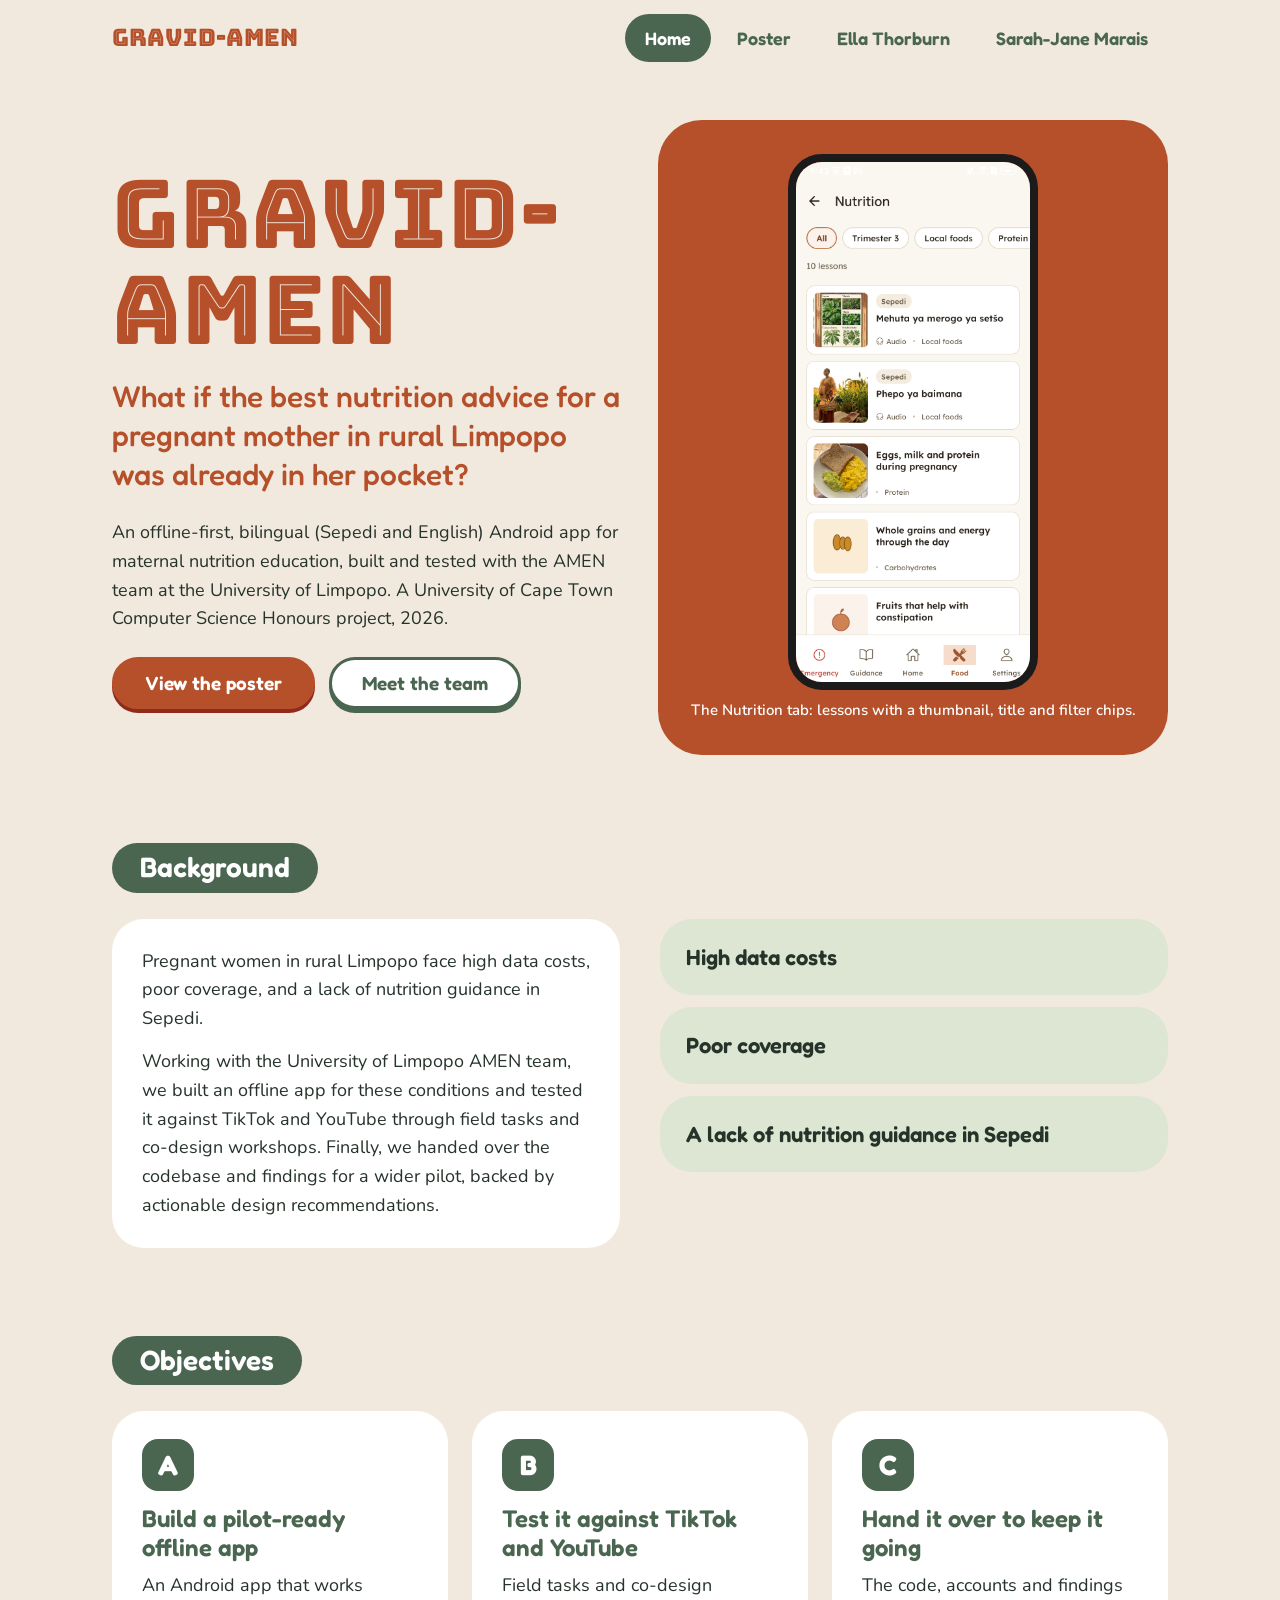
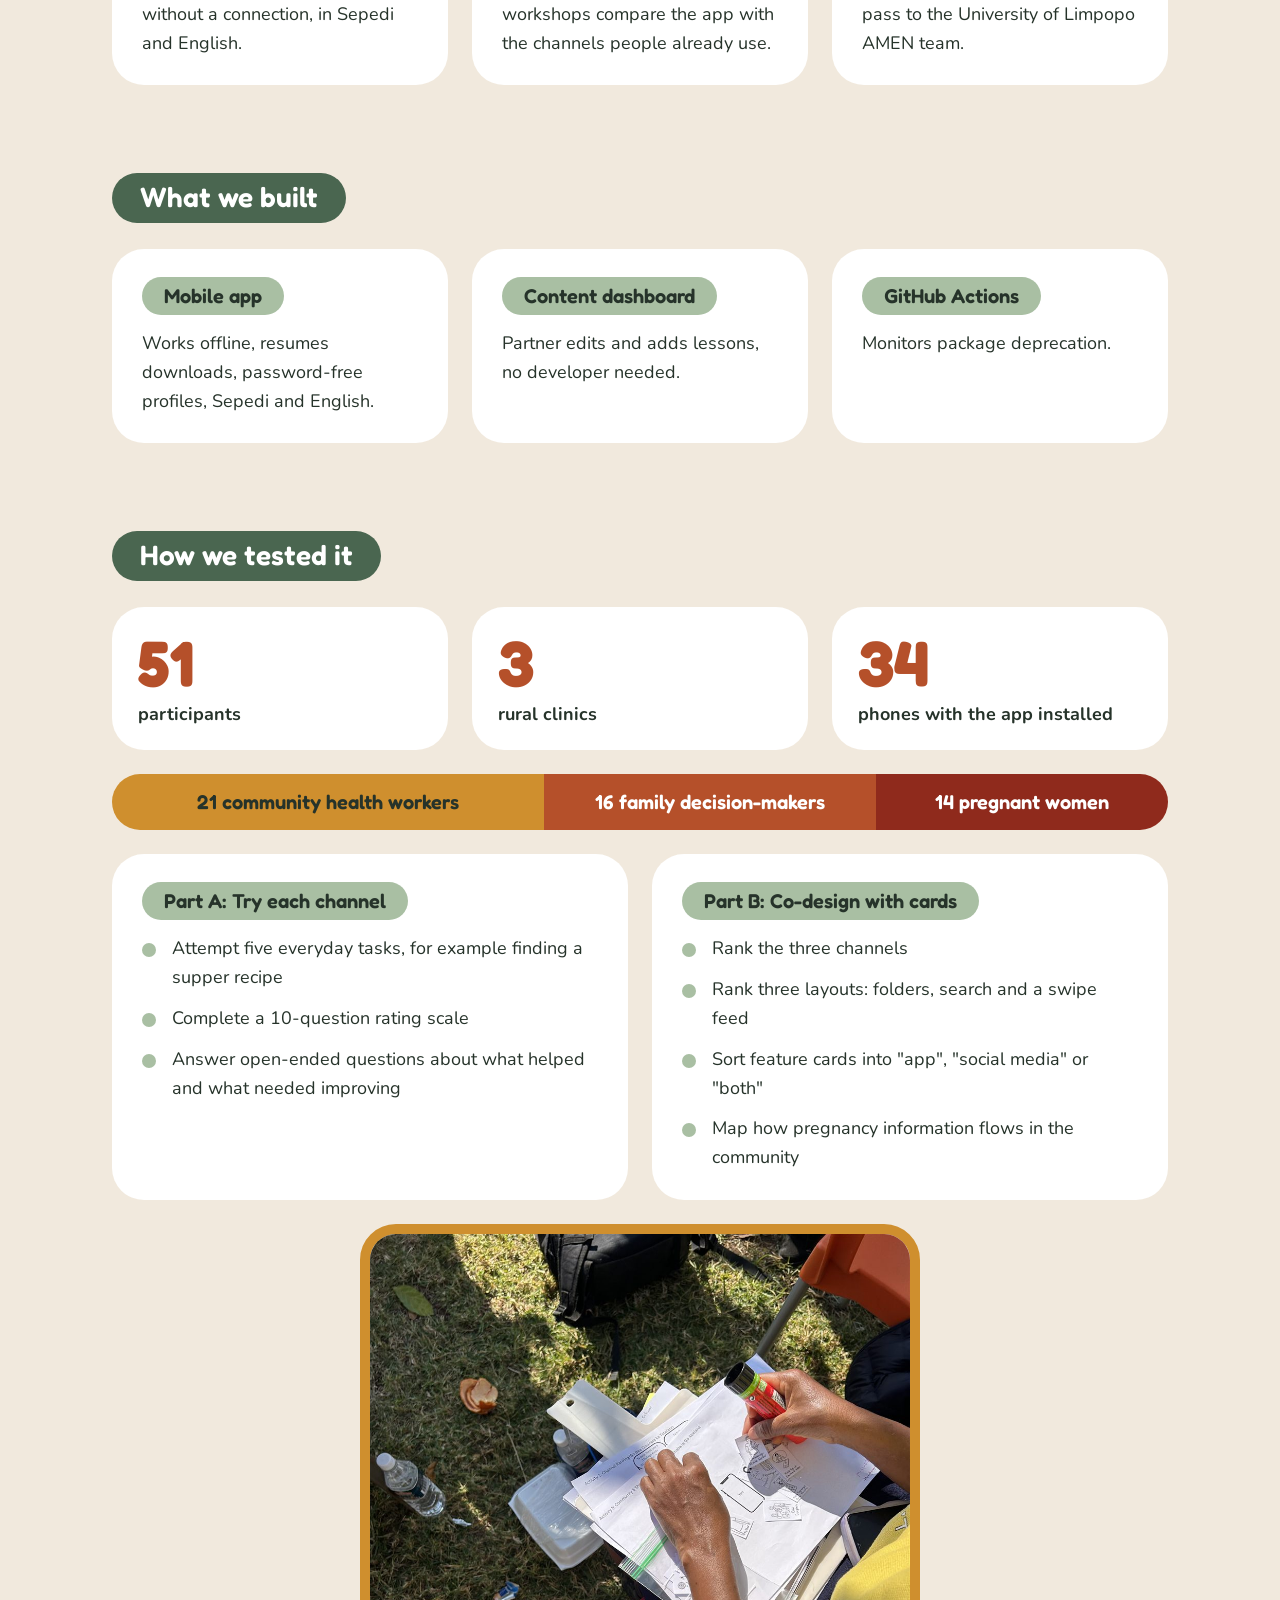
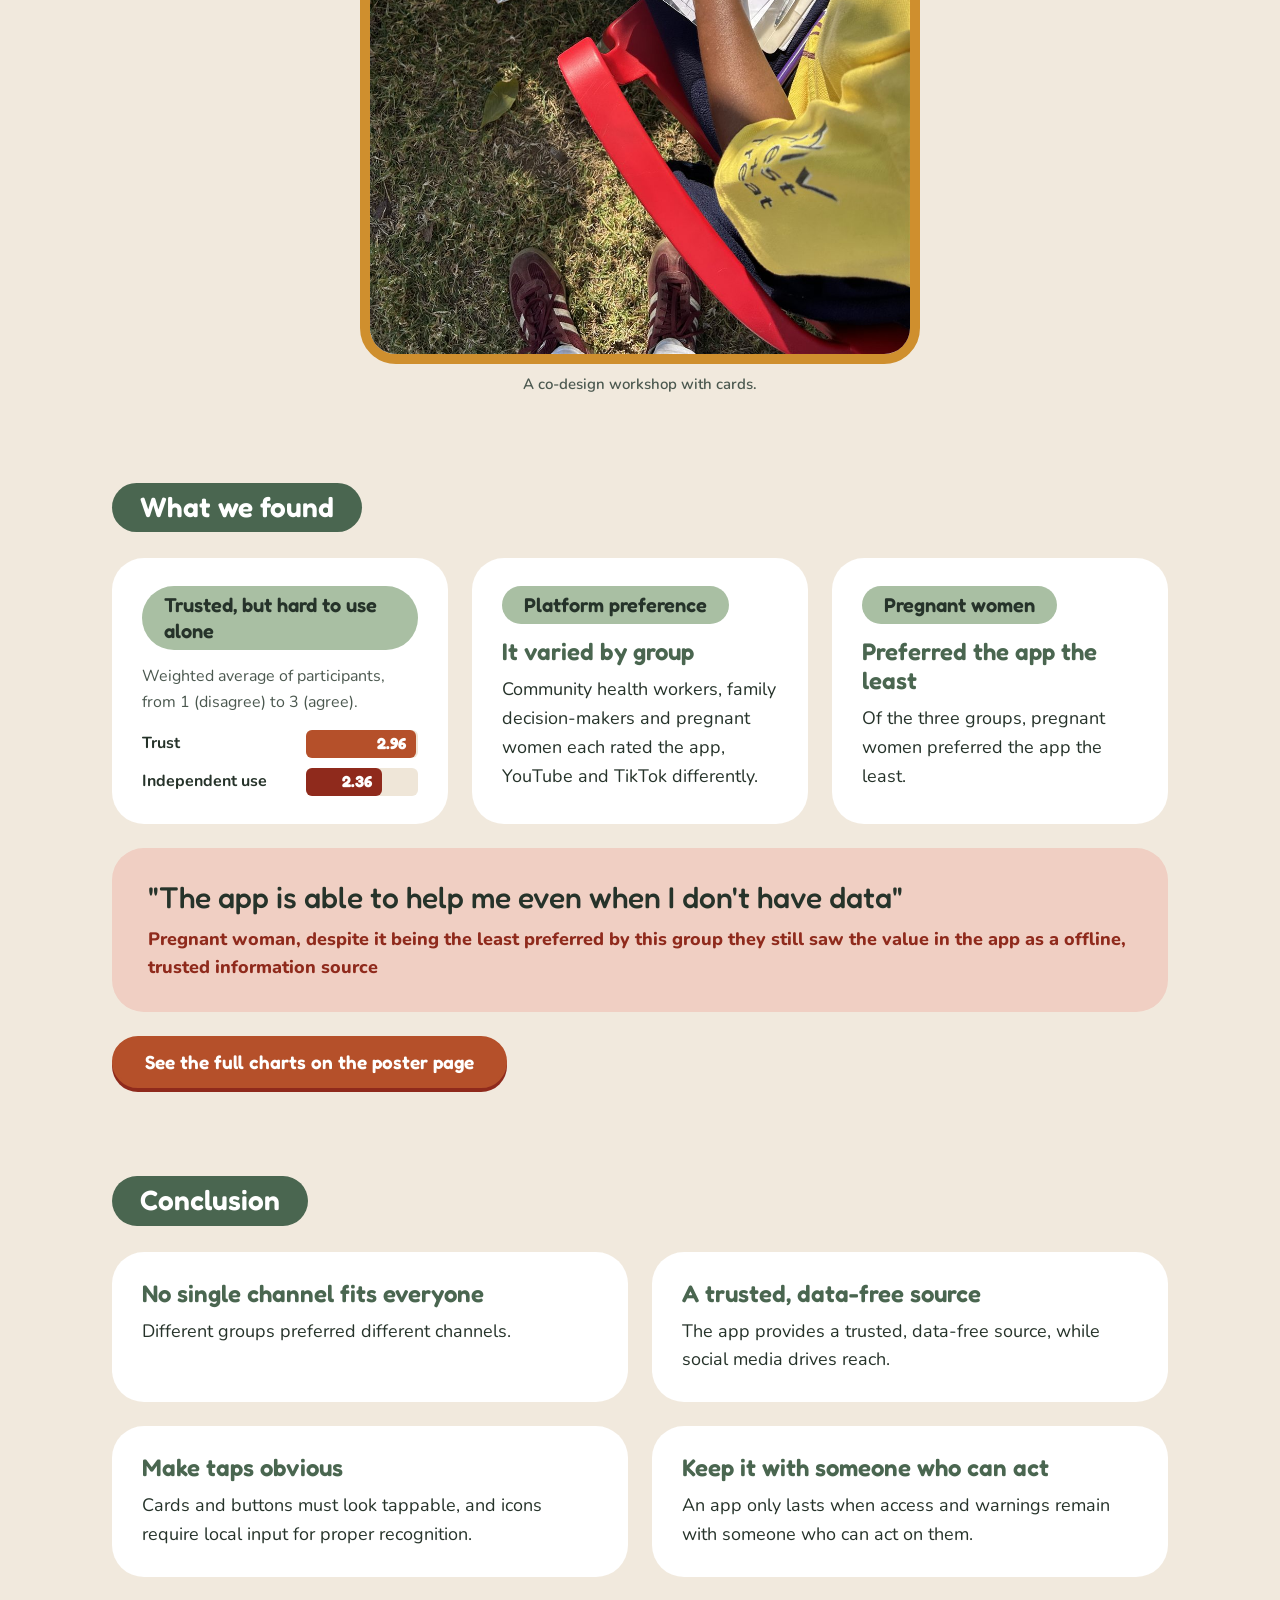
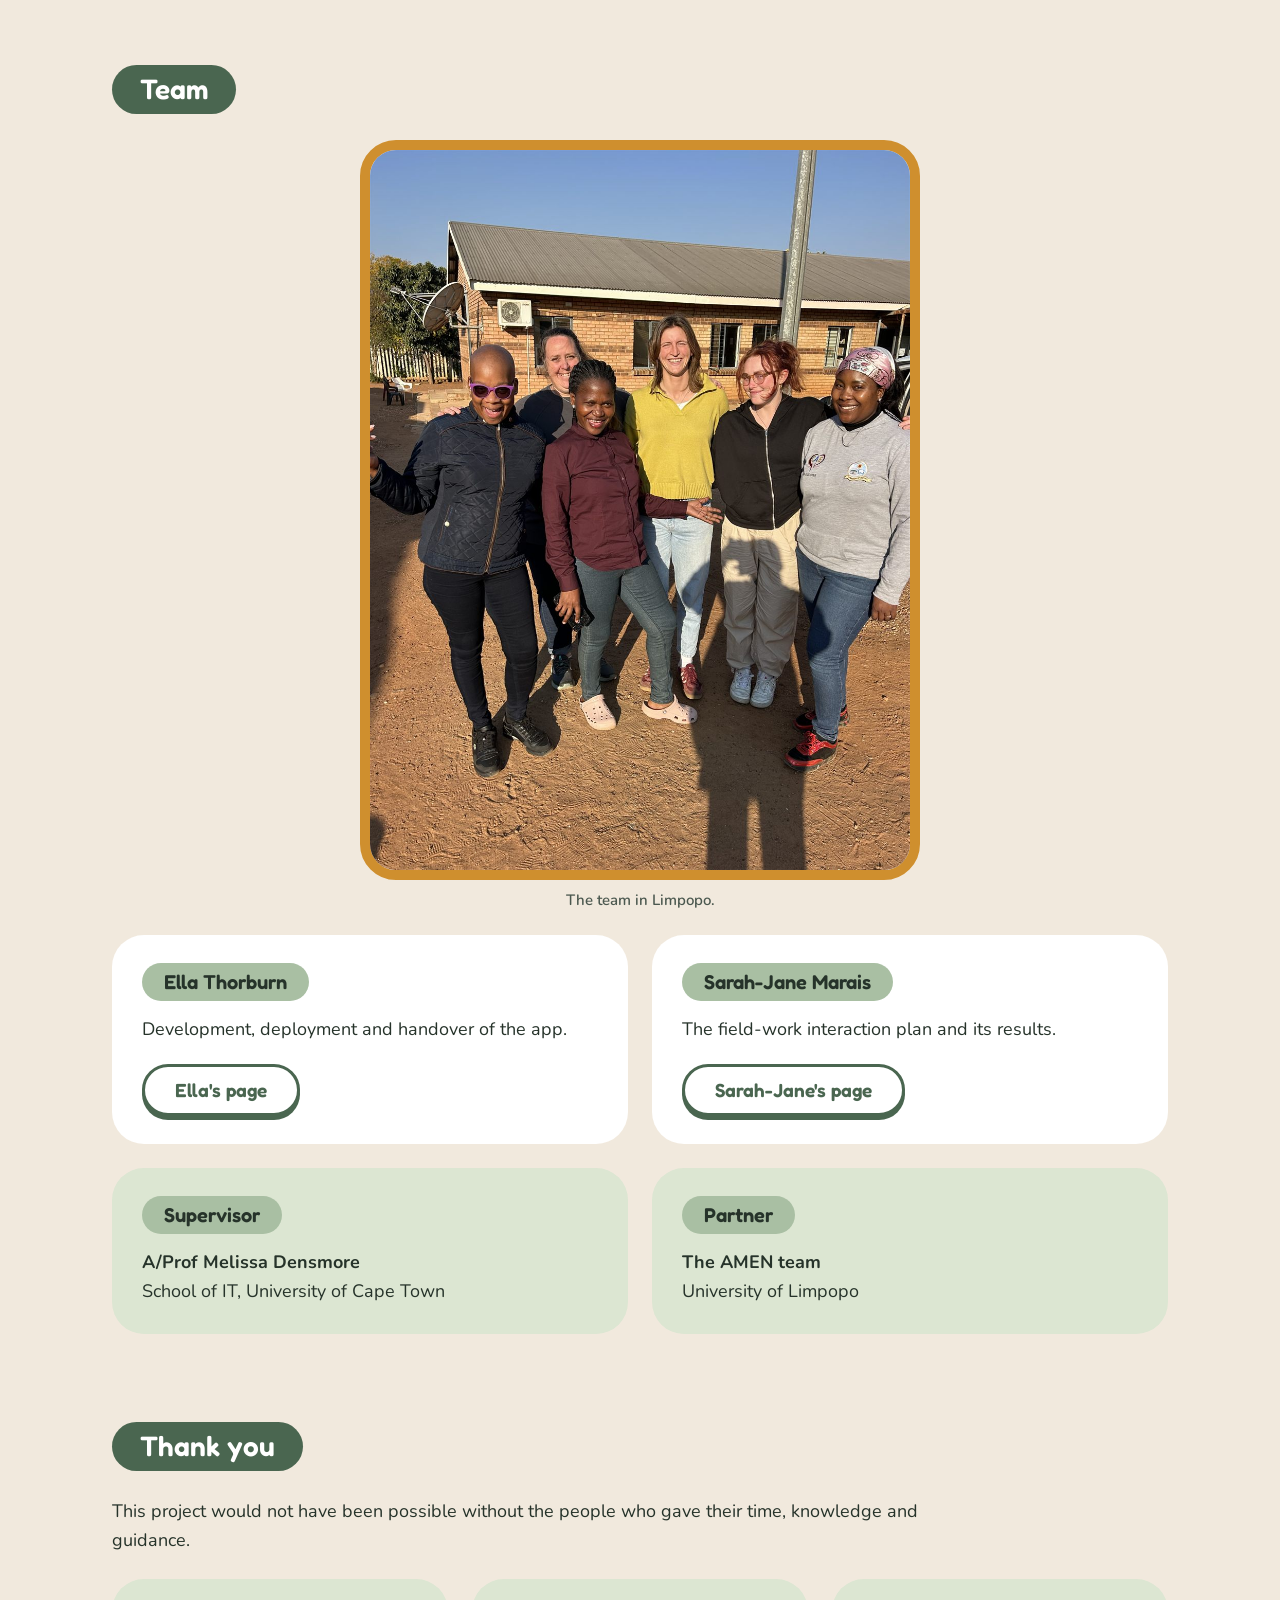
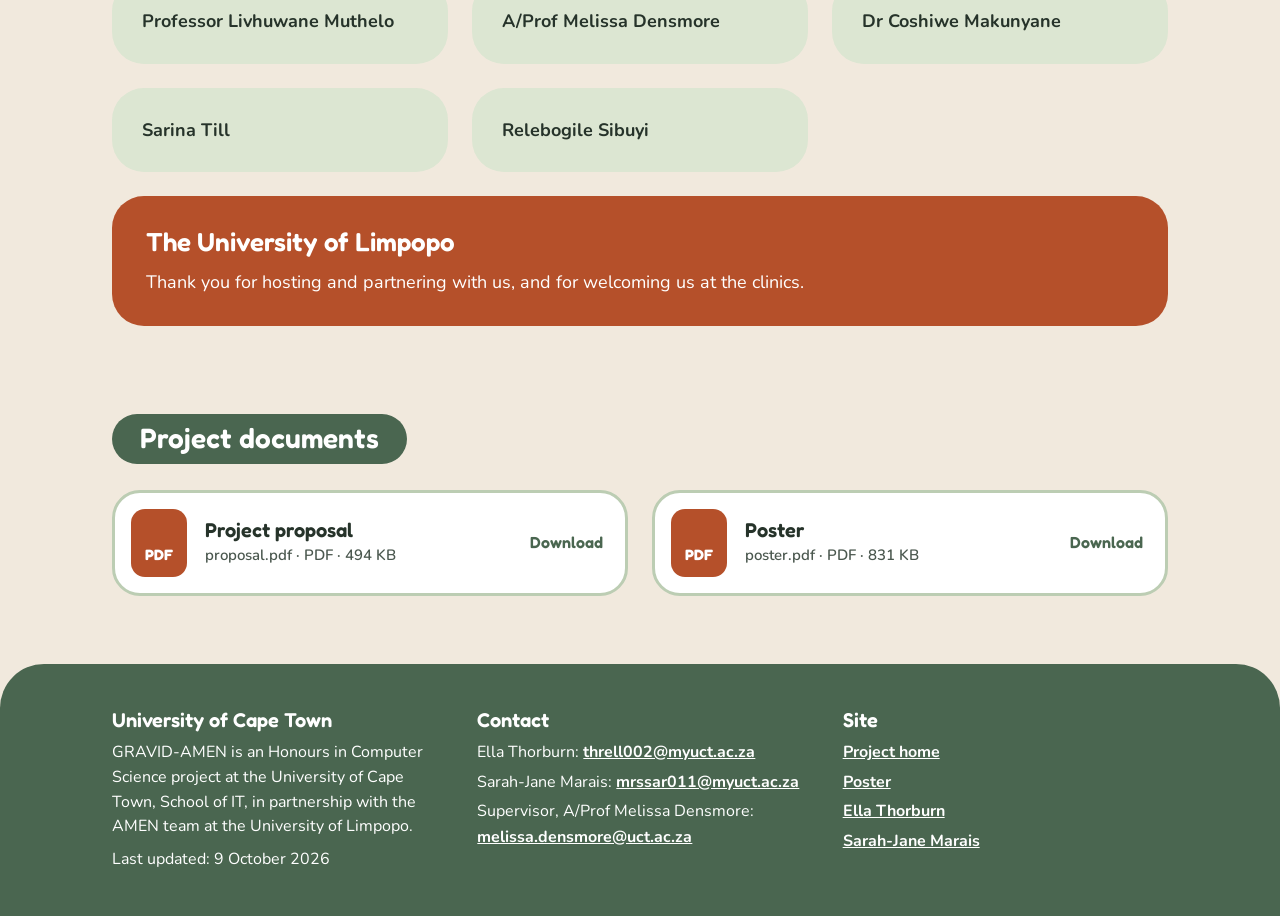
<file: index.html>
<!DOCTYPE html>
<html lang="en">
<head>
<meta charset="utf-8">
<meta name="viewport" content="width=device-width, initial-scale=1">
<title>GRAVID-AMEN: offline maternal nutrition education for rural Limpopo</title>
<meta name="description" content="GRAVID-AMEN is an offline-first, bilingual (Sepedi and English) Android app for maternal nutrition education in rural Limpopo. A University of Cape Town Computer Science Honours project, 2026.">
<link rel="stylesheet" href="css/style.css">
</head>
<body>
<a class="skip" href="#main">Skip to content</a>

<header class="nav-wrap">
<nav class="nav" aria-label="Main">
<a class="brand" href="index.html">GRAVID-AMEN</a>
<ul class="nav-links">
<li><a class="cur" href="index.html" aria-current="page">Home</a></li>
<li><a href="poster.html">Poster</a></li>
<li><a href="ella/index.html">Ella Thorburn</a></li>
<li><a href="sarah/index.html">Sarah-Jane Marais</a></li>
</ul>
<details class="nav-menu">
<summary><span class="burger" aria-hidden="true"></span>Menu</summary>
<ul>
<li><a class="cur" href="index.html" aria-current="page">Home</a></li>
<li><a href="poster.html">Poster</a></li>
<li><a href="ella/index.html">Ella Thorburn</a></li>
<li><a href="sarah/index.html">Sarah-Jane Marais</a></li>
</ul>
</details>
</nav>
</header>

<main id="main">

<!-- 1. Hero -->
<section class="sec" aria-labelledby="hero-title">
<div class="wrap">
<div class="hero">
<div>
<h1 class="logo-big" id="hero-title"><span>GRAVID-</span><span>AMEN</span></h1>
<p class="question">What if the best nutrition advice for a pregnant mother in rural Limpopo was already in her pocket?</p>
<p>An offline-first, bilingual (Sepedi and English) Android app for maternal nutrition education, built and tested with the AMEN team at the University of Limpopo. A University of Cape Town Computer Science Honours project, 2026.</p>
<div class="row mt">
<a class="btn primary" href="poster.html">View the poster</a>
<a class="btn secondary" href="#team">Meet the team</a>
</div>
</div>
<div class="hero-art">
<figure class="fig">
<a class="phone lg shot" href="images/app-nutrition-list.jpg"><img src="images/app-nutrition-list.jpg" alt="The Nutrition screen in the GRAVID-AMEN app: filter chips for All, Trimester 3, Local foods and Protein above a list of ten lessons, each a row with a thumbnail and title, two of them in Sepedi with audio" width="720" height="1600"></a>
<figcaption class="cap on-dark">The Nutrition tab: lessons with a thumbnail, title and filter chips.</figcaption>
</figure>
</div>
</div>
</div>
</section>

<!-- 2. Background -->
<section class="sec" id="background" aria-labelledby="bg-h">
<div class="wrap">
<div class="sec-head"><h2 class="pill" id="bg-h">Background</h2></div>
<div class="split">
<div class="card">
<p>Pregnant women in rural Limpopo face high data costs, poor coverage, and a lack of nutrition guidance in Sepedi.</p>
<p>Working with the University of Limpopo AMEN team, we built an offline app for these conditions and tested it against TikTok and YouTube through field tasks and co-design workshops. Finally, we handed over the codebase and findings for a wider pilot, backed by actionable design recommendations.</p>
</div>
<ul class="stack-s">
<li class="stat soft tag">High data costs</li>
<li class="stat soft tag">Poor coverage</li>
<li class="stat soft tag">A lack of nutrition guidance in Sepedi</li>
</ul>
</div>
</div>
</section>

<!-- 3. Objectives -->
<section class="sec" id="objectives" aria-labelledby="obj-h">
<div class="wrap">
<div class="sec-head"><h2 class="pill" id="obj-h">Objectives</h2></div>
<div class="g3">
<div class="card"><div class="letter" aria-hidden="true">A</div><h3>Build a pilot-ready offline app</h3><p>An Android app that works without a connection, in Sepedi and English.</p></div>
<div class="card"><div class="letter" aria-hidden="true">B</div><h3>Test it against TikTok and YouTube</h3><p>Field tasks and co-design workshops compare the app with the channels people already use.</p></div>
<div class="card"><div class="letter" aria-hidden="true">C</div><h3>Hand it over to keep it going</h3><p>The code, accounts and findings pass to the University of Limpopo AMEN team.</p></div>
</div>
</div>
</section>

<!-- 4. What we built -->
<section class="sec" id="built" aria-labelledby="built-h">
<div class="wrap">
<div class="sec-head"><h2 class="pill" id="built-h">What we built</h2></div>
<div class="g3">
<div class="card"><h3 class="pill-sub">Mobile app</h3><p>Works offline, resumes downloads, password-free profiles, Sepedi and English.</p></div>
<div class="card"><h3 class="pill-sub">Content dashboard</h3><p>Partner edits and adds lessons, no developer needed.</p></div>
<div class="card"><h3 class="pill-sub">GitHub Actions</h3><p>Monitors package deprecation.</p></div>
</div>
</div>
</section>

<!-- 5. How we tested it -->
<section class="sec" id="tested" aria-labelledby="test-h">
<div class="wrap">
<div class="sec-head"><h2 class="pill" id="test-h">How we tested it</h2></div>
<div class="g3">
<div class="stat"><span class="num">51</span><span class="lbl">participants</span></div>
<div class="stat"><span class="num">3</span><span class="lbl">rural clinics</span></div>
<div class="stat"><span class="num">34</span><span class="lbl">phones with the app installed</span></div>
</div>
<div class="bar mt" role="group" aria-label="Participants by group">
<div class="c-gold f21">21 community health workers</div>
<div class="c-terra f16">16 family decision-makers</div>
<div class="c-brick f14">14 pregnant women</div>
</div>
<div class="g2 mt">
<div class="card"><h3 class="pill-sub">Part A: Try each channel</h3>
<ul class="dots">
<li>Attempt five everyday tasks, for example finding a supper recipe</li>
<li>Complete a 10-question rating scale</li>
<li>Answer open-ended questions about what helped and what needed improving</li>
</ul></div>
<div class="card"><h3 class="pill-sub">Part B: Co-design with cards</h3>
<ul class="dots">
<li>Rank the three channels</li>
<li>Rank three layouts: folders, search and a swipe feed</li>
<li>Sort feature cards into "app", "social media" or "both"</li>
<li>Map how pregnancy information flows in the community</li>
</ul></div>
</div>
<figure class="fig fig-narrow mt">
<div class="photo"><img src="images/fieldwork.jpg" alt="A participant's hands arranging small illustrated cards on a printed paper layout during a co-design workshop, outdoors on the grass" width="1050" height="1400"></div>
<figcaption class="cap">A co-design workshop with cards.</figcaption>
</figure>
</div>
</section>

<!-- 6. Headline results -->
<section class="sec" id="results" aria-labelledby="res-h">
<div class="wrap">
<div class="sec-head"><h2 class="pill" id="res-h">What we found</h2></div>
<div class="g3">
<div class="card">
<h3 class="pill-sub">Trusted, but hard to use alone</h3>
<p class="small muted">Weighted average of participants, from 1 (disagree) to 3 (agree).</p>
<div class="hbar" role="group" aria-label="Average ratings for the app">
<span>Trust</span><div class="trk"><div class="fill w98">2.96</div></div>
<span>Independent use</span><div class="trk"><div class="fill brick w68">2.36</div></div>
</div>
</div>
<div class="card">
<p class="pill-sub">Platform preference</p>
<h3>It varied by group</h3>
<p>Community health workers, family decision-makers and pregnant women each rated the app, YouTube and TikTok differently.</p>
</div>
<div class="card">
<p class="pill-sub">Pregnant women</p>
<h3>Preferred the app the least</h3>
<p>Of the three groups, pregnant women preferred the app the least.</p>
</div>
</div>
<blockquote class="quote">
<p>"The app is able to help me even when I don't have data"</p>
<footer>Pregnant woman, despite it being the least preferred by this group they still saw the value in the app as a offline, trusted information source</footer>
</blockquote>
<div class="row mt">
<a class="btn primary" href="poster.html">See the full charts on the poster page</a>
</div>
</div>
</section>

<!-- 7. Conclusion -->
<section class="sec" id="conclusion" aria-labelledby="con-h">
<div class="wrap">
<div class="sec-head"><h2 class="pill" id="con-h">Conclusion</h2></div>
<div class="g2">
<div class="card"><h3>No single channel fits everyone</h3><p>Different groups preferred different channels.</p></div>
<div class="card"><h3>A trusted, data-free source</h3><p>The app provides a trusted, data-free source, while social media drives reach.</p></div>
<div class="card"><h3>Make taps obvious</h3><p>Cards and buttons must look tappable, and icons require local input for proper recognition.</p></div>
<div class="card"><h3>Keep it with someone who can act</h3><p>An app only lasts when access and warnings remain with someone who can act on them.</p></div>
</div>
</div>
</section>

<!-- 8. Team -->
<section class="sec" id="team" aria-labelledby="team-h">
<div class="wrap">
<div class="sec-head"><h2 class="pill" id="team-h">Team</h2></div>
<figure class="fig fig-narrow">
<div class="photo"><img src="images/team-limpopo.jpg" alt="Six members of the project team standing together and smiling in the sun in front of a brick building in Limpopo" width="1050" height="1400"></div>
<figcaption class="cap">The team in Limpopo.</figcaption>
</figure>
<div class="g2 mt">
<div class="card">
<h3 class="pill-sub">Ella Thorburn</h3>
<p>Development, deployment and handover of the app.</p>
<a class="btn secondary" href="ella/index.html">Ella's page</a>
</div>
<div class="card">
<h3 class="pill-sub">Sarah-Jane Marais</h3>
<p>The field-work interaction plan and its results.</p>
<a class="btn secondary" href="sarah/index.html">Sarah-Jane's page</a>
</div>
<div class="card soft">
<h3 class="pill-sub">Supervisor</h3>
<p><strong>A/Prof Melissa Densmore</strong><br>School of IT, University of Cape Town</p>
</div>
<div class="card soft">
<h3 class="pill-sub">Partner</h3>
<p><strong>The AMEN team</strong><br>University of Limpopo</p>
</div>
</div>
</div>
</section>

<!-- 9. Thanks -->
<section class="sec" id="thanks" aria-labelledby="thanks-h">
<div class="wrap">
<div class="sec-head"><h2 class="pill" id="thanks-h">Thank you</h2></div>
<p class="measure">This project would not have been possible without the people who gave their time, knowledge and guidance.</p>
<ul class="g3 mt" style="list-style:none;padding:0">
<li class="card soft"><strong>Professor Livhuwane Muthelo</strong></li>
<li class="card soft"><strong>A/Prof Melissa Densmore</strong></li>
<li class="card soft"><strong>Dr Coshiwe Makunyane</strong></li>
<li class="card soft"><strong>Sarina Till</strong></li>
<li class="card soft"><strong>Relebogile Sibuyi</strong></li>
</ul>
<div class="band mt">
<h3>The University of Limpopo</h3>
<p>Thank you for hosting and partnering with us, and for welcoming us at the clinics.</p>
</div>
</div>
</section>

<!-- 10. Project documents -->
<section class="sec" id="docs" aria-labelledby="docs-h">
<div class="wrap">
<div class="sec-head"><h2 class="pill" id="docs-h">Project documents</h2></div>
<div class="g2">
<a class="dl" href="docs/proposal.pdf"><span class="dl-ico" aria-hidden="true">PDF</span><span class="dl-txt"><span class="dl-name">Project proposal</span><span class="dl-meta">proposal.pdf · PDF · 494 KB</span></span><span class="dl-go">Download</span></a>
<a class="dl" href="docs/poster.pdf"><span class="dl-ico" aria-hidden="true">PDF</span><span class="dl-txt"><span class="dl-name">Poster</span><span class="dl-meta">poster.pdf · PDF · 831 KB</span></span><span class="dl-go">Download</span></a>
</div>
</div>
</section>

</main>

<footer class="foot">
<div class="in">
<div>
<h2>University of Cape Town</h2>
<p>GRAVID-AMEN is an Honours in Computer Science project at the University of Cape Town, School of IT, in partnership with the AMEN team at the University of Limpopo.</p>
<p>Last updated: <time datetime="2026-10-09">9 October 2026</time></p>
</div>
<div>
<h2>Contact</h2>
<ul>
<li>Ella Thorburn: <a href="mailto:threll002@myuct.ac.za">threll002@myuct.ac.za</a></li>
<li>Sarah-Jane Marais: <a href="mailto:mrssar011@myuct.ac.za">mrssar011@myuct.ac.za</a></li>
<li>Supervisor, A/Prof Melissa Densmore: <a href="mailto:melissa.densmore@uct.ac.za">melissa.densmore@uct.ac.za</a></li>
</ul>
</div>
<div>
<h2>Site</h2>
<ul>
<li><a href="index.html">Project home</a></li>
<li><a href="poster.html">Poster</a></li>
<li><a href="ella/index.html">Ella Thorburn</a></li>
<li><a href="sarah/index.html">Sarah-Jane Marais</a></li>
</ul>
</div>
</div>
</footer>
</body>
</html>
</file>
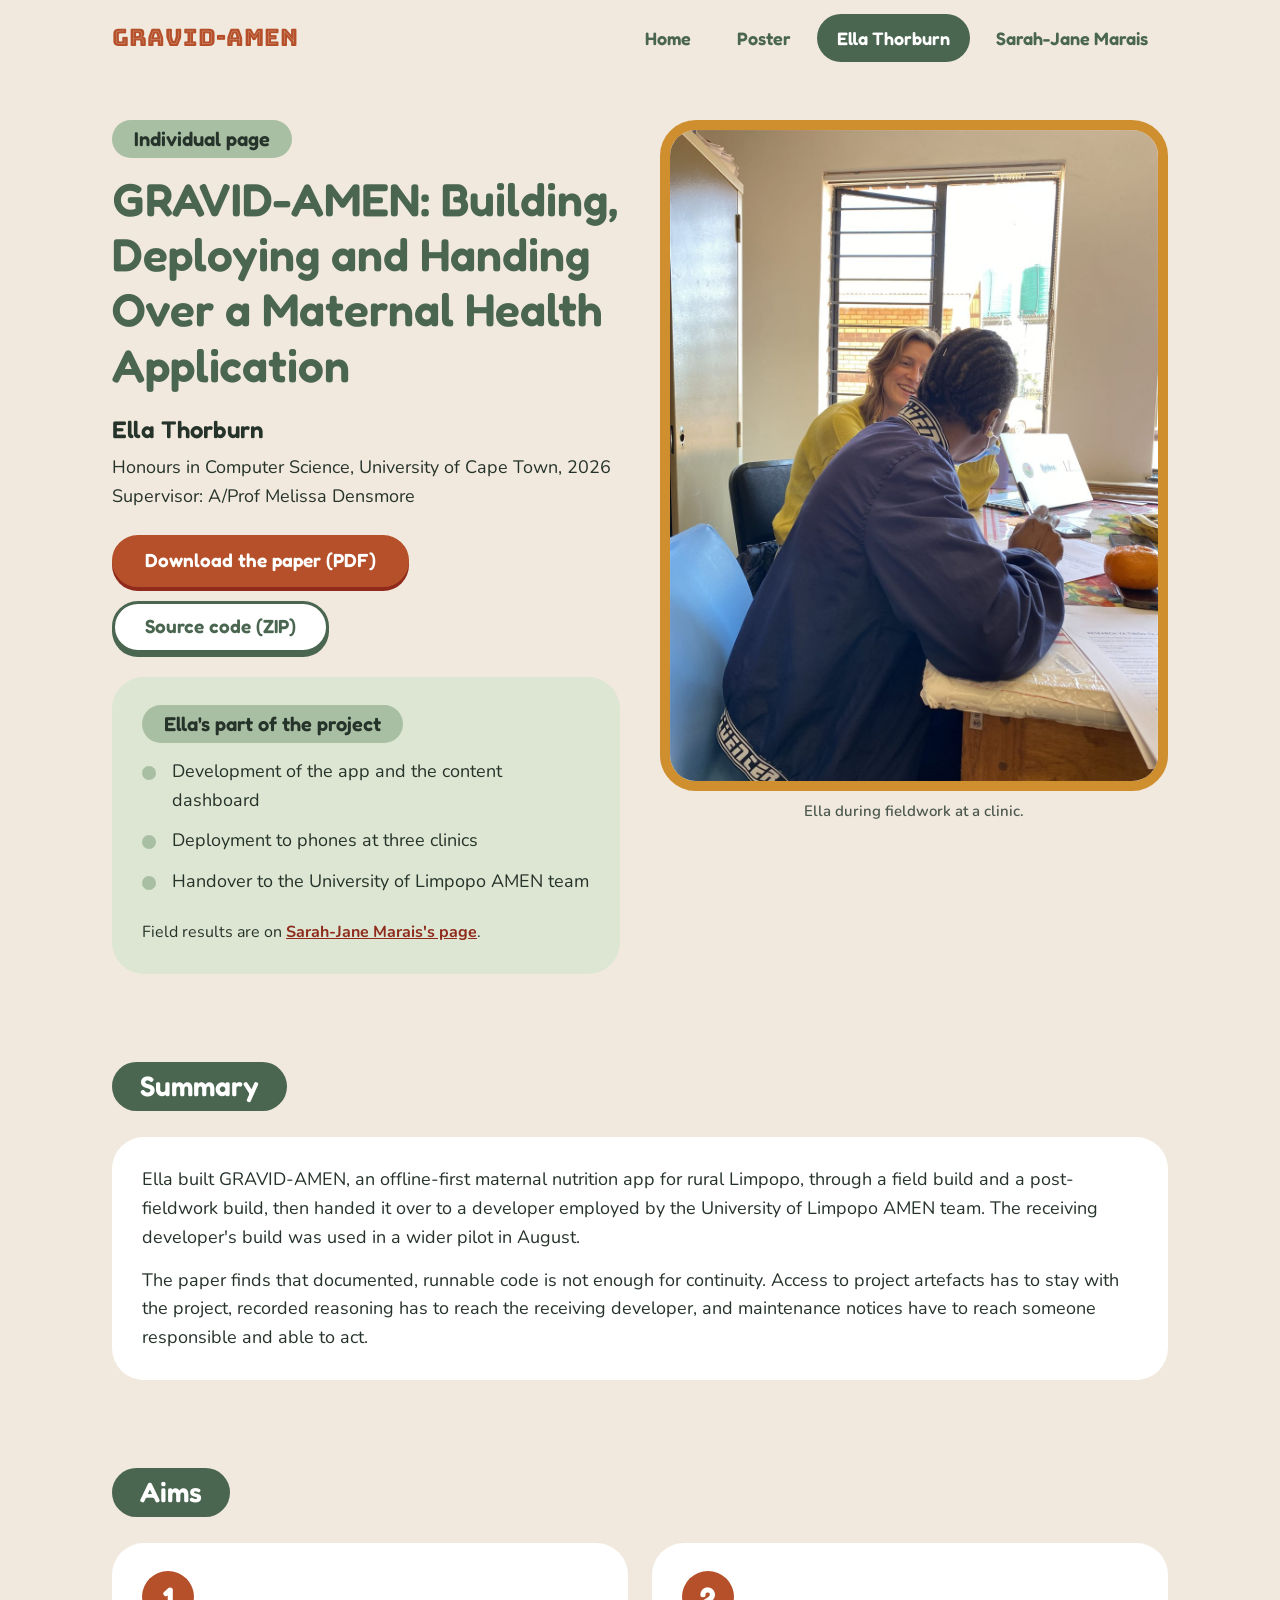
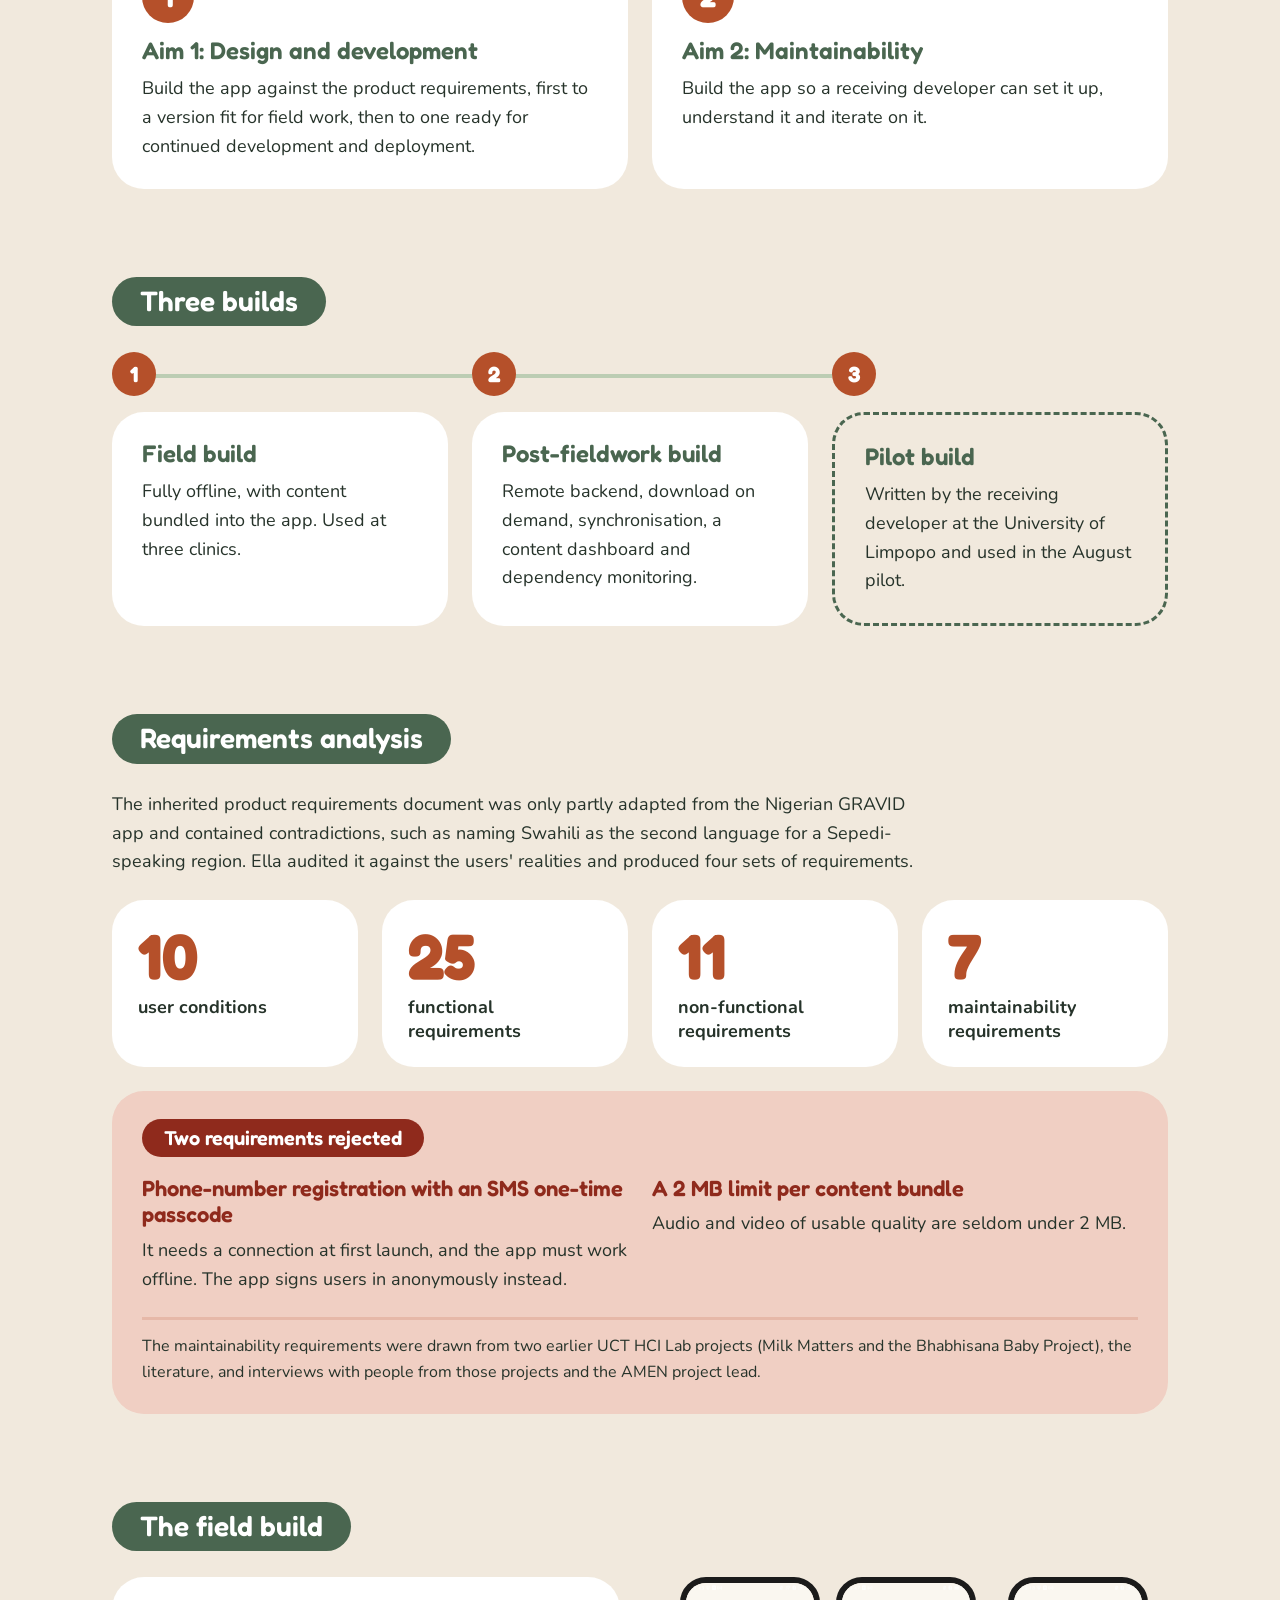
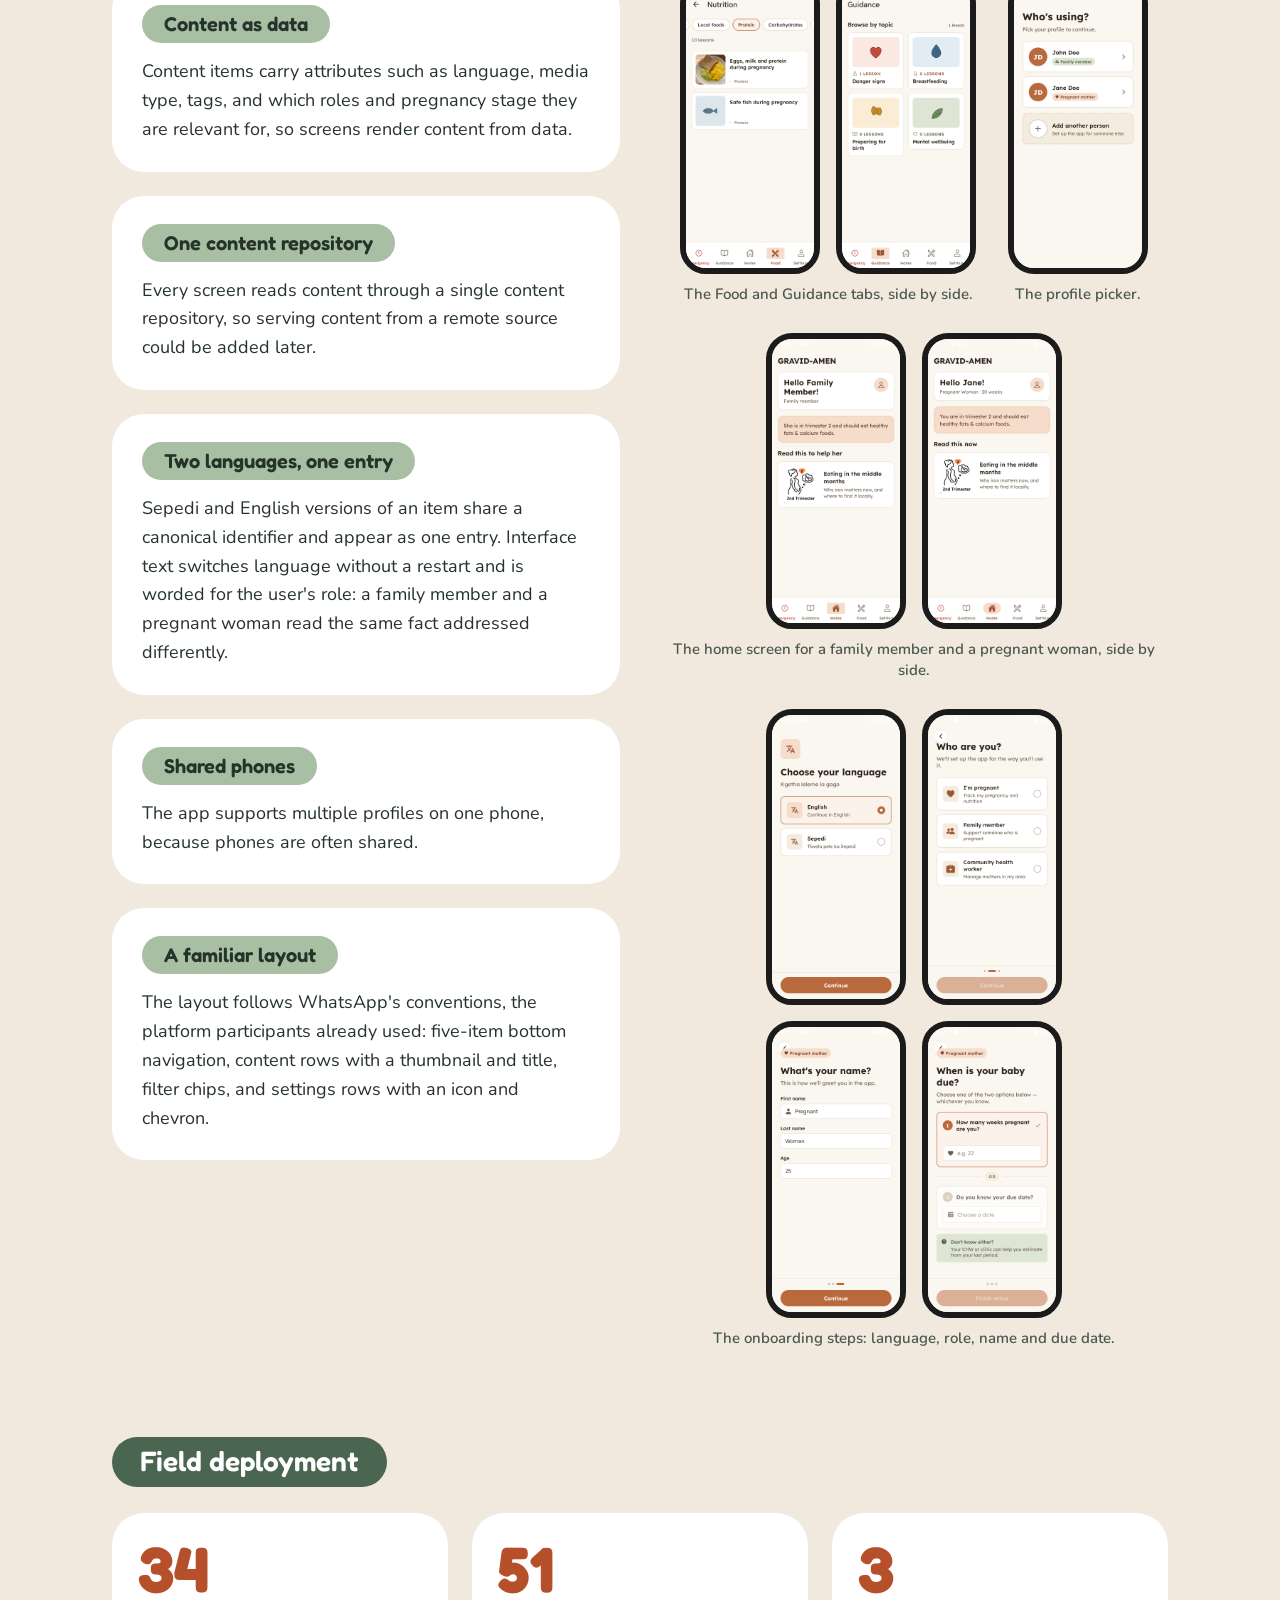
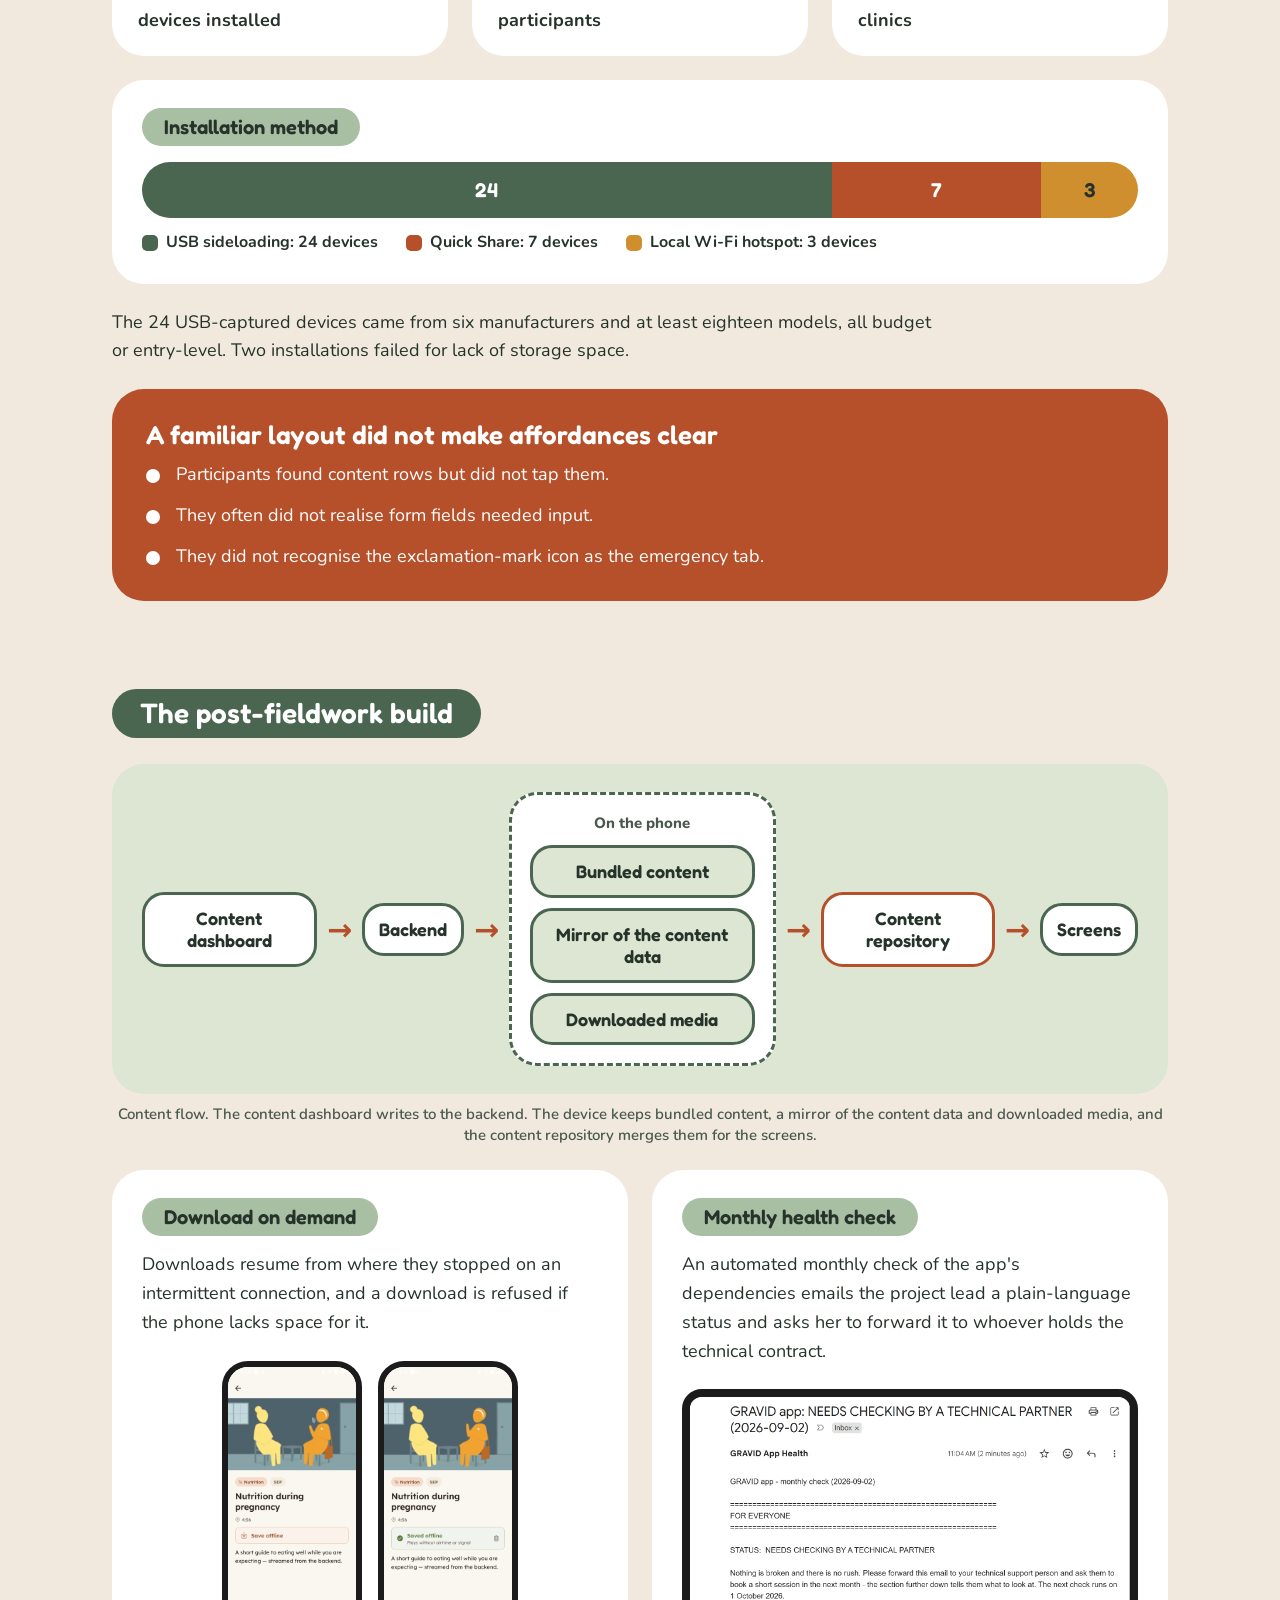
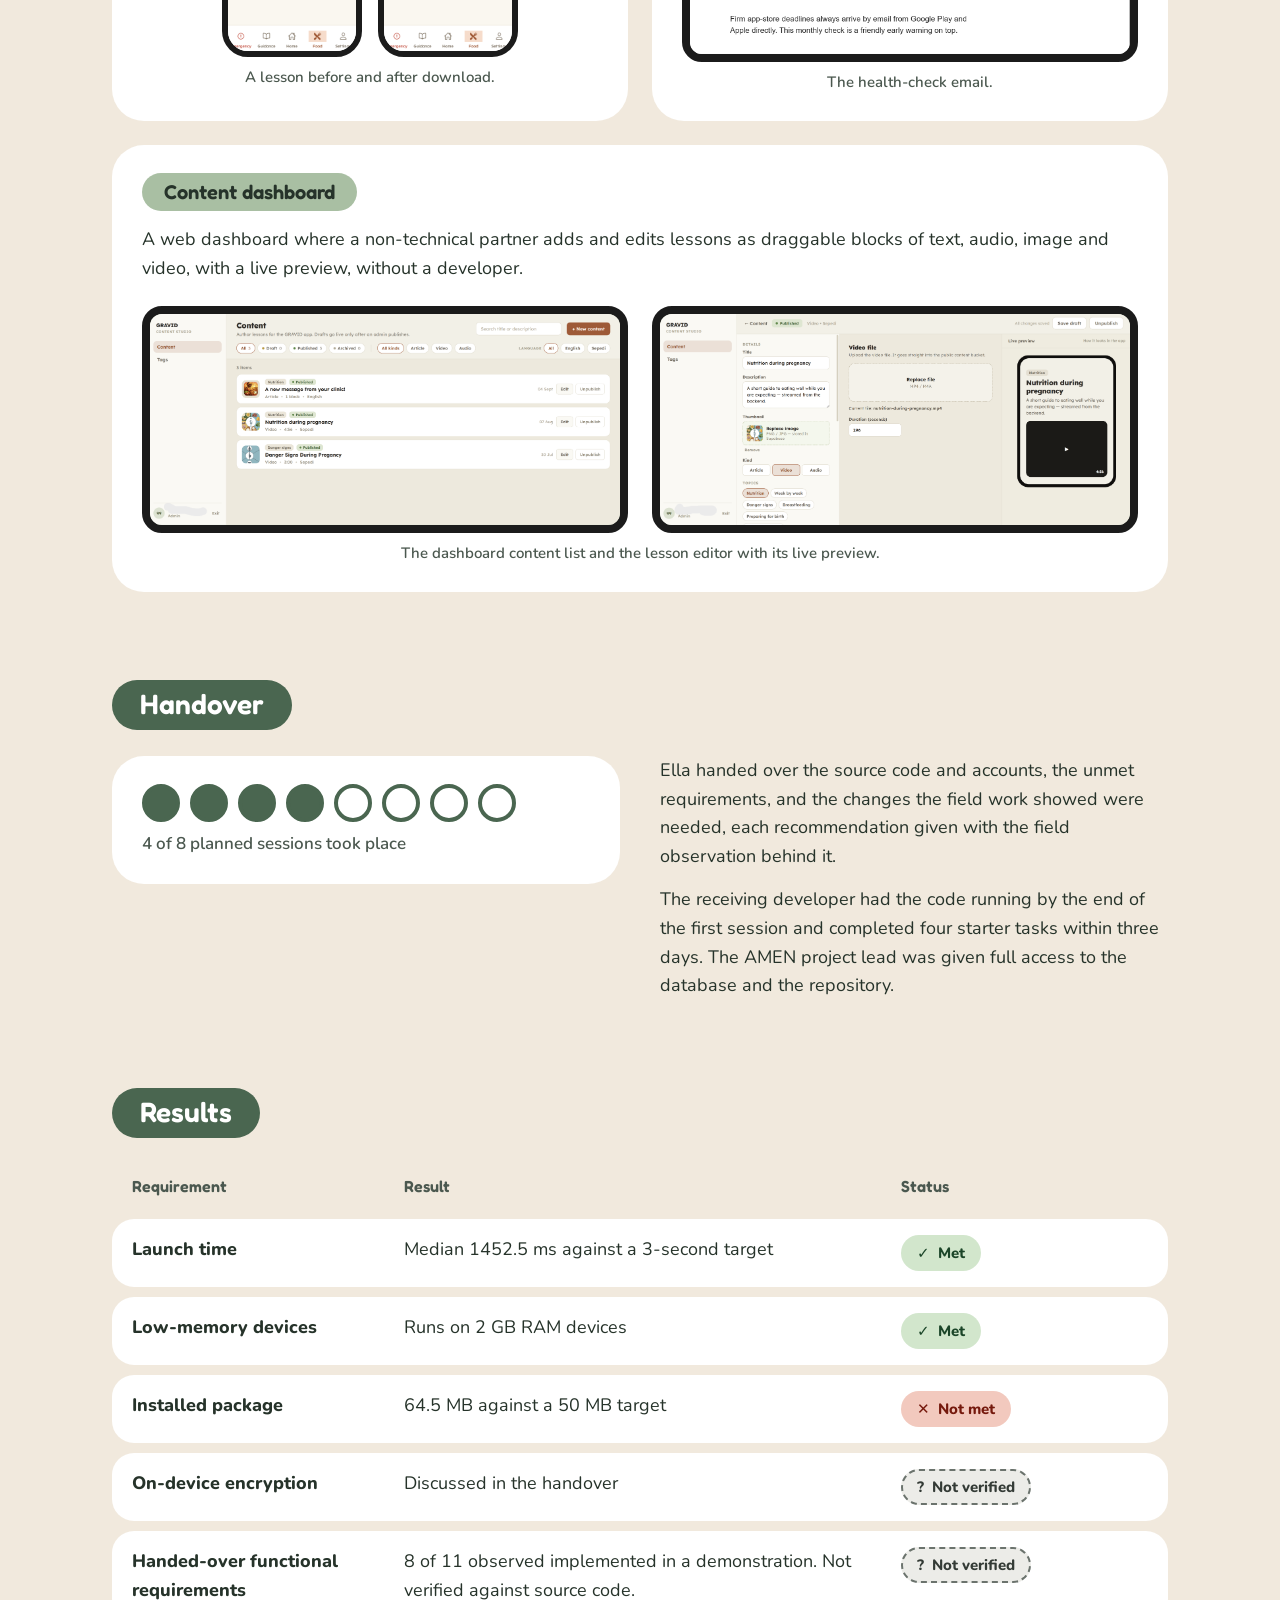
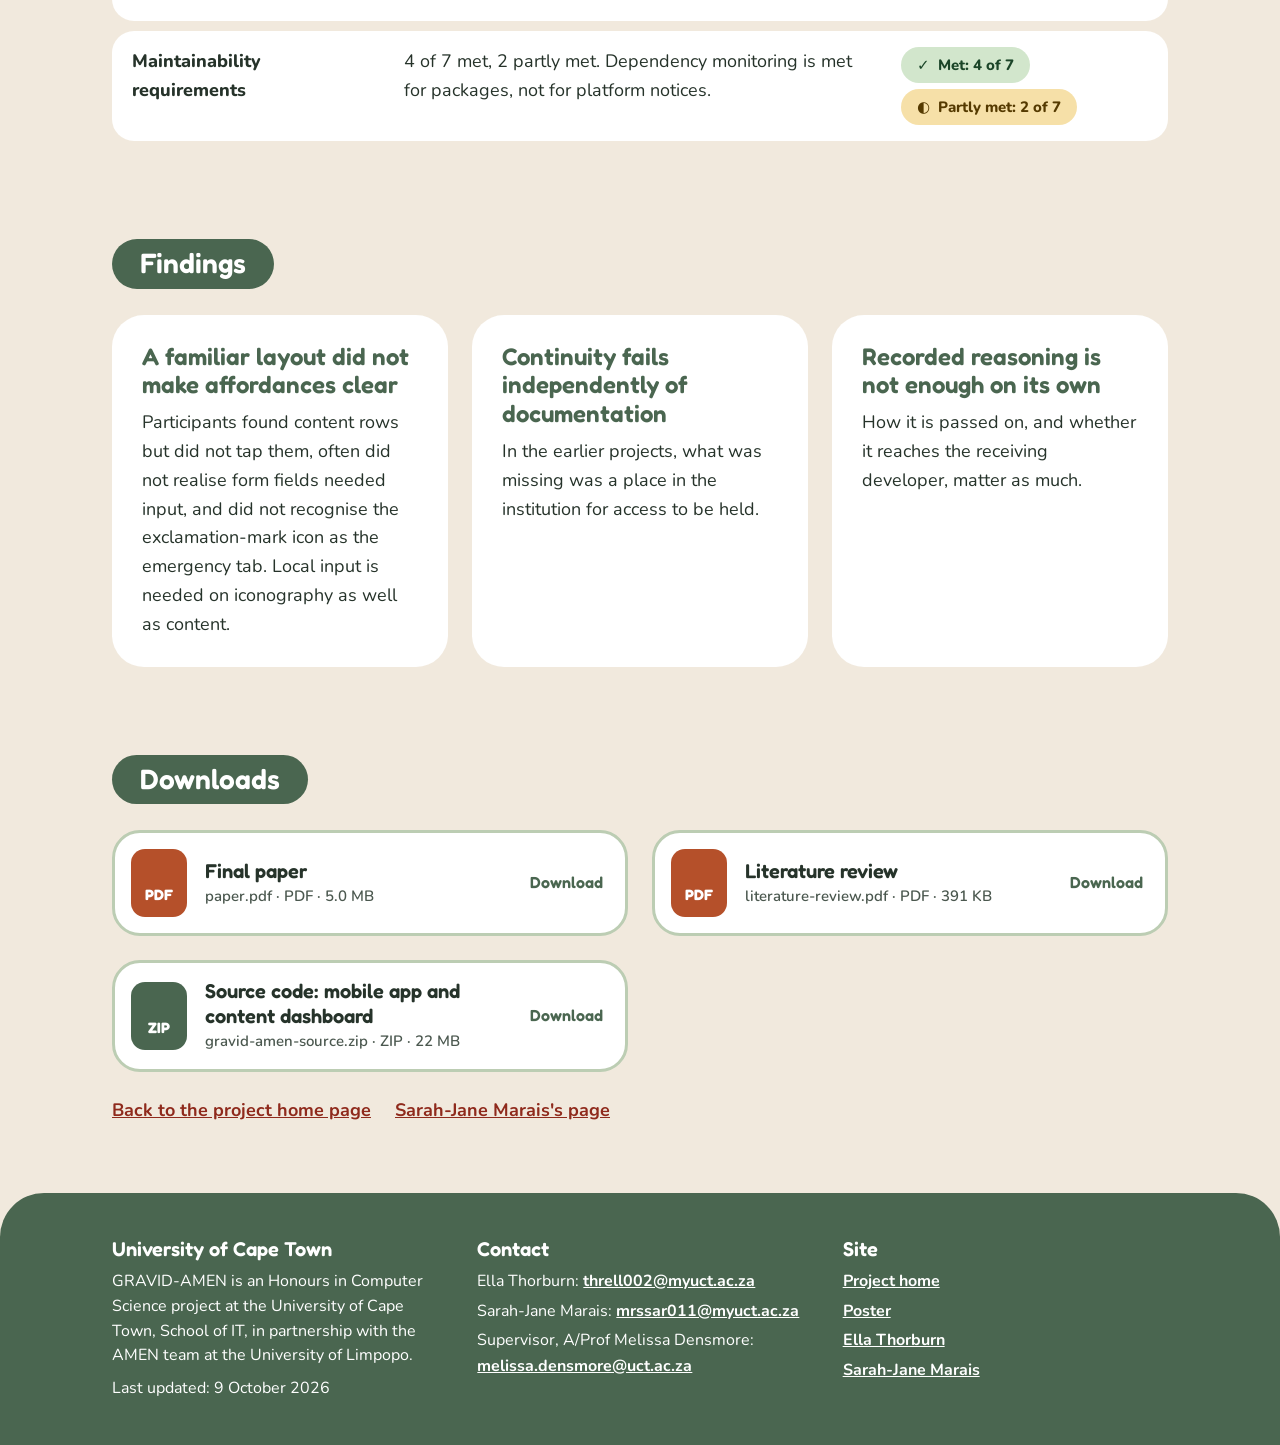
<file: ella/index.html>
<!DOCTYPE html>
<html lang="en">
<head>
<meta charset="utf-8">
<meta name="viewport" content="width=device-width, initial-scale=1">
<title>Ella Thorburn | GRAVID-AMEN</title>
<meta name="description" content="Ella Thorburn's individual work on GRAVID-AMEN: building, deploying and handing over an offline-first maternal health application.">
<link rel="stylesheet" href="../css/style.css">
</head>
<body>
<a class="skip" href="#main">Skip to content</a>

<header class="nav-wrap">
<nav class="nav" aria-label="Main">
<a class="brand" href="../index.html">GRAVID-AMEN</a>
<ul class="nav-links">
<li><a href="../index.html">Home</a></li>
<li><a href="../poster.html">Poster</a></li>
<li><a class="cur" href="index.html" aria-current="page">Ella Thorburn</a></li>
<li><a href="../sarah/index.html">Sarah-Jane Marais</a></li>
</ul>
<details class="nav-menu">
<summary><span class="burger" aria-hidden="true"></span>Menu</summary>
<ul>
<li><a href="../index.html">Home</a></li>
<li><a href="../poster.html">Poster</a></li>
<li><a class="cur" href="index.html" aria-current="page">Ella Thorburn</a></li>
<li><a href="../sarah/index.html">Sarah-Jane Marais</a></li>
</ul>
</details>
</nav>
</header>

<main id="main">

<!-- 1. Header -->
<section class="sec" aria-labelledby="ella-h">
<div class="wrap">
<div class="split stretch">
<div>
<p class="pill-sub">Individual page</p>
<h1 class="page-title" id="ella-h">GRAVID-AMEN: Building, Deploying and Handing Over a Maternal Health Application</h1>
<p class="byline">Ella Thorburn</p>
<p>Honours in Computer Science, University of Cape Town, 2026<br>Supervisor: A/Prof Melissa Densmore</p>
<div class="row mt">
<a class="btn primary" href="docs/paper.pdf">Download the paper (PDF)</a>
<a class="btn secondary" href="../downloads/gravid-amen-source.zip" download>Source code (ZIP)</a>
</div>
<div class="card soft mt">
<h2 class="pill-sub">Ella's part of the project</h2>
<ul class="dots">
<li>Development of the app and the content dashboard</li>
<li>Deployment to phones at three clinics</li>
<li>Handover to the University of Limpopo AMEN team</li>
</ul>
<p class="small mt">Field results are on <a class="lnk" href="../sarah/index.html">Sarah-Jane Marais's page</a>.</p>
</div>
</div>
<figure class="fig fig-narrow">
<div class="photo"><img src="../images/ella-fieldwork.jpg" alt="Ella smiling at a table during fieldwork at a clinic, talking with a participant who is filling in a form" width="1050" height="1400"></div>
<figcaption class="cap">Ella during fieldwork at a clinic.</figcaption>
</figure>
</div>
</div>
</section>

<!-- 2. Summary -->
<section class="sec" aria-labelledby="sum-h">
<div class="wrap">
<div class="sec-head"><h2 class="pill" id="sum-h">Summary</h2></div>
<div class="card">
<p>Ella built GRAVID-AMEN, an offline-first maternal nutrition app for rural Limpopo, through a field build and a post-fieldwork build, then handed it over to a developer employed by the University of Limpopo AMEN team. The receiving developer's build was used in a wider pilot in August.</p>
<p>The paper finds that documented, runnable code is not enough for continuity. Access to project artefacts has to stay with the project, recorded reasoning has to reach the receiving developer, and maintenance notices have to reach someone responsible and able to act.</p>
</div>
</div>
</section>

<!-- 3. Aims -->
<section class="sec" aria-labelledby="aims-h">
<div class="wrap">
<div class="sec-head"><h2 class="pill" id="aims-h">Aims</h2></div>
<div class="g2">
<div class="card"><div class="letter round" aria-hidden="true">1</div><h3>Aim 1: Design and development</h3><p>Build the app against the product requirements, first to a version fit for field work, then to one ready for continued development and deployment.</p></div>
<div class="card"><div class="letter round" aria-hidden="true">2</div><h3>Aim 2: Maintainability</h3><p>Build the app so a receiving developer can set it up, understand it and iterate on it.</p></div>
</div>
</div>
</section>

<!-- 4. Three builds -->
<section class="sec" aria-labelledby="builds-h">
<div class="wrap">
<div class="sec-head"><h2 class="pill" id="builds-h">Three builds</h2></div>
<ol class="tl">
<li class="tl-item">
<div class="tl-dot" aria-hidden="true">1</div>
<div class="card"><h3>Field build</h3><p>Fully offline, with content bundled into the app. Used at three clinics.</p></div>
</li>
<li class="tl-item">
<div class="tl-dot" aria-hidden="true">2</div>
<div class="card"><h3>Post-fieldwork build</h3><p>Remote backend, download on demand, synchronisation, a content dashboard and dependency monitoring.</p></div>
</li>
<li class="tl-item outline">
<div class="tl-dot" aria-hidden="true">3</div>
<div class="card"><h3>Pilot build</h3><p>Written by the receiving developer at the University of Limpopo and used in the August pilot.</p></div>
</li>
</ol>
</div>
</section>

<!-- 5. Requirements analysis -->
<section class="sec" aria-labelledby="req-h">
<div class="wrap">
<div class="sec-head"><h2 class="pill" id="req-h">Requirements analysis</h2></div>
<p class="measure">The inherited product requirements document was only partly adapted from the Nigerian GRAVID app and contained contradictions, such as naming Swahili as the second language for a Sepedi-speaking region. Ella audited it against the users' realities and produced four sets of requirements.</p>
<div class="g4 mt">
<div class="stat"><span class="num">10</span><span class="lbl">user conditions</span></div>
<div class="stat"><span class="num">25</span><span class="lbl">functional requirements</span></div>
<div class="stat"><span class="num">11</span><span class="lbl">non-functional requirements</span></div>
<div class="stat"><span class="num">7</span><span class="lbl">maintainability requirements</span></div>
</div>
<div class="card warm mt">
<h3 class="pill-sub brick">Two requirements rejected</h3>
<div class="g2">
<div>
<h4>Phone-number registration with an SMS one-time passcode</h4>
<p>It needs a connection at first launch, and the app must work offline. The app signs users in anonymously instead.</p>
</div>
<div>
<h4>A 2 MB limit per content bundle</h4>
<p>Audio and video of usable quality are seldom under 2 MB.</p>
</div>
</div>
<p class="small mt note-top">The maintainability requirements were drawn from two earlier UCT HCI Lab projects (Milk Matters and the Bhabhisana Baby Project), the literature, and interviews with people from those projects and the AMEN project lead.</p>
</div>
</div>
</section>

<!-- 6. The field build -->
<section class="sec" aria-labelledby="fb-h">
<div class="wrap">
<div class="sec-head"><h2 class="pill" id="fb-h">The field build</h2></div>
<div class="split">
<div class="stack">
<div class="card"><h3 class="pill-sub">Content as data</h3><p>Content items carry attributes such as language, media type, tags, and which roles and pregnancy stage they are relevant for, so screens render content from data.</p></div>
<div class="card"><h3 class="pill-sub">One content repository</h3><p>Every screen reads content through a single content repository, so serving content from a remote source could be added later.</p></div>
<div class="card"><h3 class="pill-sub">Two languages, one entry</h3><p>Sepedi and English versions of an item share a canonical identifier and appear as one entry. Interface text switches language without a restart and is worded for the user's role: a family member and a pregnant woman read the same fact addressed differently.</p></div>
<div class="card"><h3 class="pill-sub">Shared phones</h3><p>The app supports multiple profiles on one phone, because phones are often shared.</p></div>
<div class="card"><h3 class="pill-sub">A familiar layout</h3><p>The layout follows WhatsApp's conventions, the platform participants already used: five-item bottom navigation, content rows with a thumbnail and title, filter chips, and settings rows with an icon and chevron.</p></div>
</div>
<div class="figs">
<figure class="fig">
<div class="shots">
<a class="phone sm shot" href="../images/app-food-filter.jpg"><img src="../images/app-food-filter.jpg" alt="The Food tab: the Nutrition lesson list with the Protein filter chip selected, showing two lessons as rows with a thumbnail and title" width="720" height="1600"></a>
<a class="phone sm shot" href="../images/app-guidance.jpg"><img src="../images/app-guidance.jpg" alt="The Guidance tab: a grid of four topic tiles, Danger signs, Breastfeeding, Preparing for birth and Mental wellbeing" width="720" height="1600"></a>
</div>
<figcaption class="cap">The Food and Guidance tabs, side by side.</figcaption>
</figure>
<figure class="fig">
<div class="shots">
<a class="phone sm shot" href="../images/app-profile-picker.jpg"><img src="../images/app-profile-picker.jpg" alt="The profile picker, titled Who's using?, listing a family member profile and a pregnant mother profile, with an option to add another person" width="720" height="1600"></a>
</div>
<figcaption class="cap">The profile picker.</figcaption>
</figure>
<figure class="fig">
<div class="shots">
<a class="phone sm shot" href="../images/app-home-family.jpg"><img src="../images/app-home-family.jpg" alt="Home screen for a family member: Hello Family Member! She is in trimester 2 and should eat healthy fats and calcium foods. Read this to help her." width="720" height="1600"></a>
<a class="phone sm shot" href="../images/app-home-pregnant.jpg"><img src="../images/app-home-pregnant.jpg" alt="Home screen for a pregnant woman: Hello Jane! You are in trimester 2 and should eat healthy fats and calcium foods. Read this now." width="720" height="1600"></a>
</div>
<figcaption class="cap">The home screen for a family member and a pregnant woman, side by side.</figcaption>
</figure>
<figure class="fig">
<div class="shots two">
<a class="phone sm shot" href="../images/app-onboarding-1-language.jpg"><img src="../images/app-onboarding-1-language.jpg" alt="Onboarding: choose your language, English or Sepedi" width="720" height="1600"></a>
<a class="phone sm shot" href="../images/app-onboarding-2-role.jpg"><img src="../images/app-onboarding-2-role.jpg" alt="Onboarding: Who are you? I'm pregnant, Family member, or Community health worker" width="720" height="1600"></a>
<a class="phone sm shot" href="../images/app-onboarding-3-name.jpg"><img src="../images/app-onboarding-3-name.jpg" alt="Onboarding: What's your name? Fields for first name, last name and age" width="720" height="1600"></a>
<a class="phone sm shot" href="../images/app-onboarding-4-due-date.jpg"><img src="../images/app-onboarding-4-due-date.jpg" alt="Onboarding: When is your baby due? Enter weeks pregnant or choose a due date" width="720" height="1600"></a>
</div>
<figcaption class="cap">The onboarding steps: language, role, name and due date.</figcaption>
</figure>
</div>
</div>
</div>
</section>

<!-- 7. Field deployment -->
<section class="sec" aria-labelledby="fd-h">
<div class="wrap">
<div class="sec-head"><h2 class="pill" id="fd-h">Field deployment</h2></div>
<div class="g3">
<div class="stat"><span class="num">34</span><span class="lbl">devices installed</span></div>
<div class="stat"><span class="num">51</span><span class="lbl">participants</span></div>
<div class="stat"><span class="num">3</span><span class="lbl">clinics</span></div>
</div>
<div class="card mt">
<h3 class="pill-sub">Installation method</h3>
<div class="bar" role="img" aria-label="Stacked bar of installation method: 24 devices by USB sideloading, 7 by Quick Share, 3 by local Wi-Fi hotspot">
<div class="c-sage f24">24</div>
<div class="c-terra f7">7</div>
<div class="c-gold f3">3</div>
</div>
<ul class="legend">
<li><span class="sw c-sage"></span>USB sideloading: 24 devices</li>
<li><span class="sw c-terra"></span>Quick Share: 7 devices</li>
<li><span class="sw c-gold"></span>Local Wi-Fi hotspot: 3 devices</li>
</ul>
</div>
<p class="mt measure">The 24 USB-captured devices came from six manufacturers and at least eighteen models, all budget or entry-level. Two installations failed for lack of storage space.</p>
<div class="band mt">
<h3>A familiar layout did not make affordances clear</h3>
<ul class="dots white">
<li>Participants found content rows but did not tap them.</li>
<li>They often did not realise form fields needed input.</li>
<li>They did not recognise the exclamation-mark icon as the emergency tab.</li>
</ul>
</div>
</div>
</section>

<!-- 8. The post-fieldwork build -->
<section class="sec" aria-labelledby="pf-h">
<div class="wrap">
<div class="sec-head"><h2 class="pill" id="pf-h">The post-fieldwork build</h2></div>

<figure class="fig">
<!-- Diagram to be supplied: replace the inner .flow div with
     <img src="../images/content-flow.svg" alt="..." width="..." height="..."> -->
<div class="card soft">
<div class="flow" role="img" aria-label="Content flow diagram: the content dashboard writes to the backend. On the phone, bundled content, a mirror of the content data and downloaded media are merged by the content repository for the screens.">
<div class="fbox">Content dashboard</div>
<span class="arrow" aria-hidden="true">→</span>
<div class="fbox">Backend</div>
<span class="arrow" aria-hidden="true">→</span>
<div class="fdev">
<span class="tag">On the phone</span>
<div class="fbox soft">Bundled content</div>
<div class="fbox soft">Mirror of the content data</div>
<div class="fbox soft">Downloaded media</div>
</div>
<span class="arrow" aria-hidden="true">→</span>
<div class="fbox accent">Content repository</div>
<span class="arrow" aria-hidden="true">→</span>
<div class="fbox">Screens</div>
</div>
</div>
<figcaption class="cap">Content flow. The content dashboard writes to the backend. The device keeps bundled content, a mirror of the content data and downloaded media, and the content repository merges them for the screens.</figcaption>
</figure>

<div class="g2 mt">
<div class="card">
<h3 class="pill-sub">Download on demand</h3>
<p>Downloads resume from where they stopped on an intermittent connection, and a download is refused if the phone lacks space for it.</p>
<figure class="fig mt">
<div class="shots">
<a class="phone sm shot" href="../images/app-lesson-before-download.jpg"><img src="../images/app-lesson-before-download.jpg" alt="A video lesson, Nutrition during pregnancy, with a Save offline button" width="720" height="1600"></a>
<a class="phone sm shot" href="../images/app-lesson-after-download.jpg"><img src="../images/app-lesson-after-download.jpg" alt="The same lesson marked Saved offline: plays without airtime or signal, with a delete button" width="720" height="1600"></a>
</div>
<figcaption class="cap">A lesson before and after download.</figcaption>
</figure>
</div>
<div class="card wide">
<h3 class="pill-sub">Content dashboard</h3>
<p>A web dashboard where a non-technical partner adds and edits lessons as draggable blocks of text, audio, image and video, with a live preview, without a developer.</p>
<figure class="fig mt">
<div class="g2">
<a class="win shot" href="../images/dashboard-content-list.png"><img src="../images/dashboard-content-list.png" alt="The content dashboard list: three published lessons with status, type and language filters, and Edit and Unpublish buttons" width="1428" height="641"></a>
<a class="win shot" href="../images/dashboard-editor.png"><img src="../images/dashboard-editor.png" alt="The lesson editor: title, description, thumbnail, kind and topic fields on the left, a video upload in the middle and a live phone preview on the right" width="1425" height="639"></a>
</div>
<figcaption class="cap">The dashboard content list and the lesson editor with its live preview.</figcaption>
</figure>
</div>
<div class="card">
<h3 class="pill-sub">Monthly health check</h3>
<p>An automated monthly check of the app's dependencies emails the project lead a plain-language status and asks her to forward it to whoever holds the technical contract.</p>
<figure class="fig mt">
<a class="win shot" href="../images/health-check-email.png"><img src="../images/health-check-email.png" alt="The health-check email, subject 'GRAVID app: NEEDS CHECKING BY A TECHNICAL PARTNER', with the status in plain language and a request to forward it to a technical support person to book a short session in the next month" width="752" height="438"></a>
<figcaption class="cap">The health-check email.</figcaption>
</figure>
</div>
</div>
</div>
</section>

<!-- 9. Handover -->
<section class="sec" aria-labelledby="ho-h">
<div class="wrap">
<div class="sec-head"><h2 class="pill" id="ho-h">Handover</h2></div>
<div class="split">
<figure class="fig card">
<div class="sessions" role="img" aria-label="Eight session markers: four filled, four outlined">
<span class="sess on"></span><span class="sess on"></span><span class="sess on"></span><span class="sess on"></span>
<span class="sess"></span><span class="sess"></span><span class="sess"></span><span class="sess"></span>
</div>
<figcaption class="cap left">4 of 8 planned sessions took place</figcaption>
</figure>
<div>
<p>Ella handed over the source code and accounts, the unmet requirements, and the changes the field work showed were needed, each recommendation given with the field observation behind it.</p>
<p>The receiving developer had the code running by the end of the first session and completed four starter tasks within three days. The AMEN project lead was given full access to the database and the repository.</p>
</div>
</div>
</div>
</section>

<!-- 10. Results -->
<section class="sec" aria-labelledby="res-h">
<div class="wrap">
<div class="sec-head"><h2 class="pill" id="res-h">Results</h2></div>
<table class="rt">
<caption class="vh">Requirements status</caption>
<thead><tr><th scope="col">Requirement</th><th scope="col">Result</th><th scope="col">Status</th></tr></thead>
<tbody>
<tr>
<td data-label="Requirement">Launch time</td>
<td data-label="Result">Median 1452.5 ms against a 3-second target</td>
<td data-label="Status"><span class="chip met"><span aria-hidden="true">✓</span>Met</span></td>
</tr>
<tr>
<td data-label="Requirement">Low-memory devices</td>
<td data-label="Result">Runs on 2 GB RAM devices</td>
<td data-label="Status"><span class="chip met"><span aria-hidden="true">✓</span>Met</span></td>
</tr>
<tr>
<td data-label="Requirement">Installed package</td>
<td data-label="Result">64.5 MB against a 50 MB target</td>
<td data-label="Status"><span class="chip notmet"><span aria-hidden="true">✕</span>Not met</span></td>
</tr>
<tr>
<td data-label="Requirement">On-device encryption</td>
<td data-label="Result">Discussed in the handover</td>
<td data-label="Status"><span class="chip nv"><span aria-hidden="true">?</span>Not verified</span></td>
</tr>
<tr>
<td data-label="Requirement">Handed-over functional requirements</td>
<td data-label="Result">8 of 11 observed implemented in a demonstration. Not verified against source code.</td>
<td data-label="Status"><span class="chip nv"><span aria-hidden="true">?</span>Not verified</span></td>
</tr>
<tr>
<td data-label="Requirement">Maintainability requirements</td>
<td data-label="Result">4 of 7 met, 2 partly met. Dependency monitoring is met for packages, not for platform notices.</td>
<td data-label="Status"><div class="chips"><span class="chip met"><span aria-hidden="true">✓</span>Met: 4 of 7</span><span class="chip partly"><span aria-hidden="true">◐</span>Partly met: 2 of 7</span></div></td>
</tr>
</tbody>
</table>
</div>
</section>

<!-- 11. Findings -->
<section class="sec" aria-labelledby="find-h">
<div class="wrap">
<div class="sec-head"><h2 class="pill" id="find-h">Findings</h2></div>
<div class="g3">
<div class="card"><h3>A familiar layout did not make affordances clear</h3><p>Participants found content rows but did not tap them, often did not realise form fields needed input, and did not recognise the exclamation-mark icon as the emergency tab. Local input is needed on iconography as well as content.</p></div>
<div class="card"><h3>Continuity fails independently of documentation</h3><p>In the earlier projects, what was missing was a place in the institution for access to be held.</p></div>
<div class="card"><h3>Recorded reasoning is not enough on its own</h3><p>How it is passed on, and whether it reaches the receiving developer, matter as much.</p></div>
</div>
</div>
</section>

<!-- 12. Downloads -->
<section class="sec" id="downloads" aria-labelledby="dl-h">
<div class="wrap">
<div class="sec-head"><h2 class="pill" id="dl-h">Downloads</h2></div>
<div class="g2">
<a class="dl" href="docs/paper.pdf"><span class="dl-ico" aria-hidden="true">PDF</span><span class="dl-txt"><span class="dl-name">Final paper</span><span class="dl-meta">paper.pdf · PDF · 5.0 MB</span></span><span class="dl-go">Download</span></a>
<a class="dl" href="docs/literature-review.pdf"><span class="dl-ico" aria-hidden="true">PDF</span><span class="dl-txt"><span class="dl-name">Literature review</span><span class="dl-meta">literature-review.pdf · PDF · 391 KB</span></span><span class="dl-go">Download</span></a>
<a class="dl" href="../downloads/gravid-amen-source.zip" download><span class="dl-ico zip" aria-hidden="true">ZIP</span><span class="dl-txt"><span class="dl-name">Source code: mobile app and content dashboard</span><span class="dl-meta">gravid-amen-source.zip · ZIP · 22 MB</span></span><span class="dl-go">Download</span></a>
</div>
<!-- If the content dashboard is hosted, uncomment this block and set the address:
<div class="mt narrow">
<a class="dl" href="https://EXAMPLE/"><span class="dl-ico ext" aria-hidden="true">WEB</span><span class="dl-txt"><span class="dl-name">Live content dashboard (external, non-permanent link)</span><span class="dl-meta">Hosted web application</span></span></a>
</div>
-->
<div class="row links mt">
<a class="lnk" href="../index.html">Back to the project home page</a>
<a class="lnk" href="../sarah/index.html">Sarah-Jane Marais's page</a>
</div>
</div>
</section>

</main>

<footer class="foot">
<div class="in">
<div>
<h2>University of Cape Town</h2>
<p>GRAVID-AMEN is an Honours in Computer Science project at the University of Cape Town, School of IT, in partnership with the AMEN team at the University of Limpopo.</p>
<p>Last updated: <time datetime="2026-10-09">9 October 2026</time></p>
</div>
<div>
<h2>Contact</h2>
<ul>
<li>Ella Thorburn: <a href="mailto:threll002@myuct.ac.za">threll002@myuct.ac.za</a></li>
<li>Sarah-Jane Marais: <a href="mailto:mrssar011@myuct.ac.za">mrssar011@myuct.ac.za</a></li>
<li>Supervisor, A/Prof Melissa Densmore: <a href="mailto:melissa.densmore@uct.ac.za">melissa.densmore@uct.ac.za</a></li>
</ul>
</div>
<div>
<h2>Site</h2>
<ul>
<li><a href="../index.html">Project home</a></li>
<li><a href="../poster.html">Poster</a></li>
<li><a href="index.html">Ella Thorburn</a></li>
<li><a href="../sarah/index.html">Sarah-Jane Marais</a></li>
</ul>
</div>
</div>
</footer>
</body>
</html>
</file>
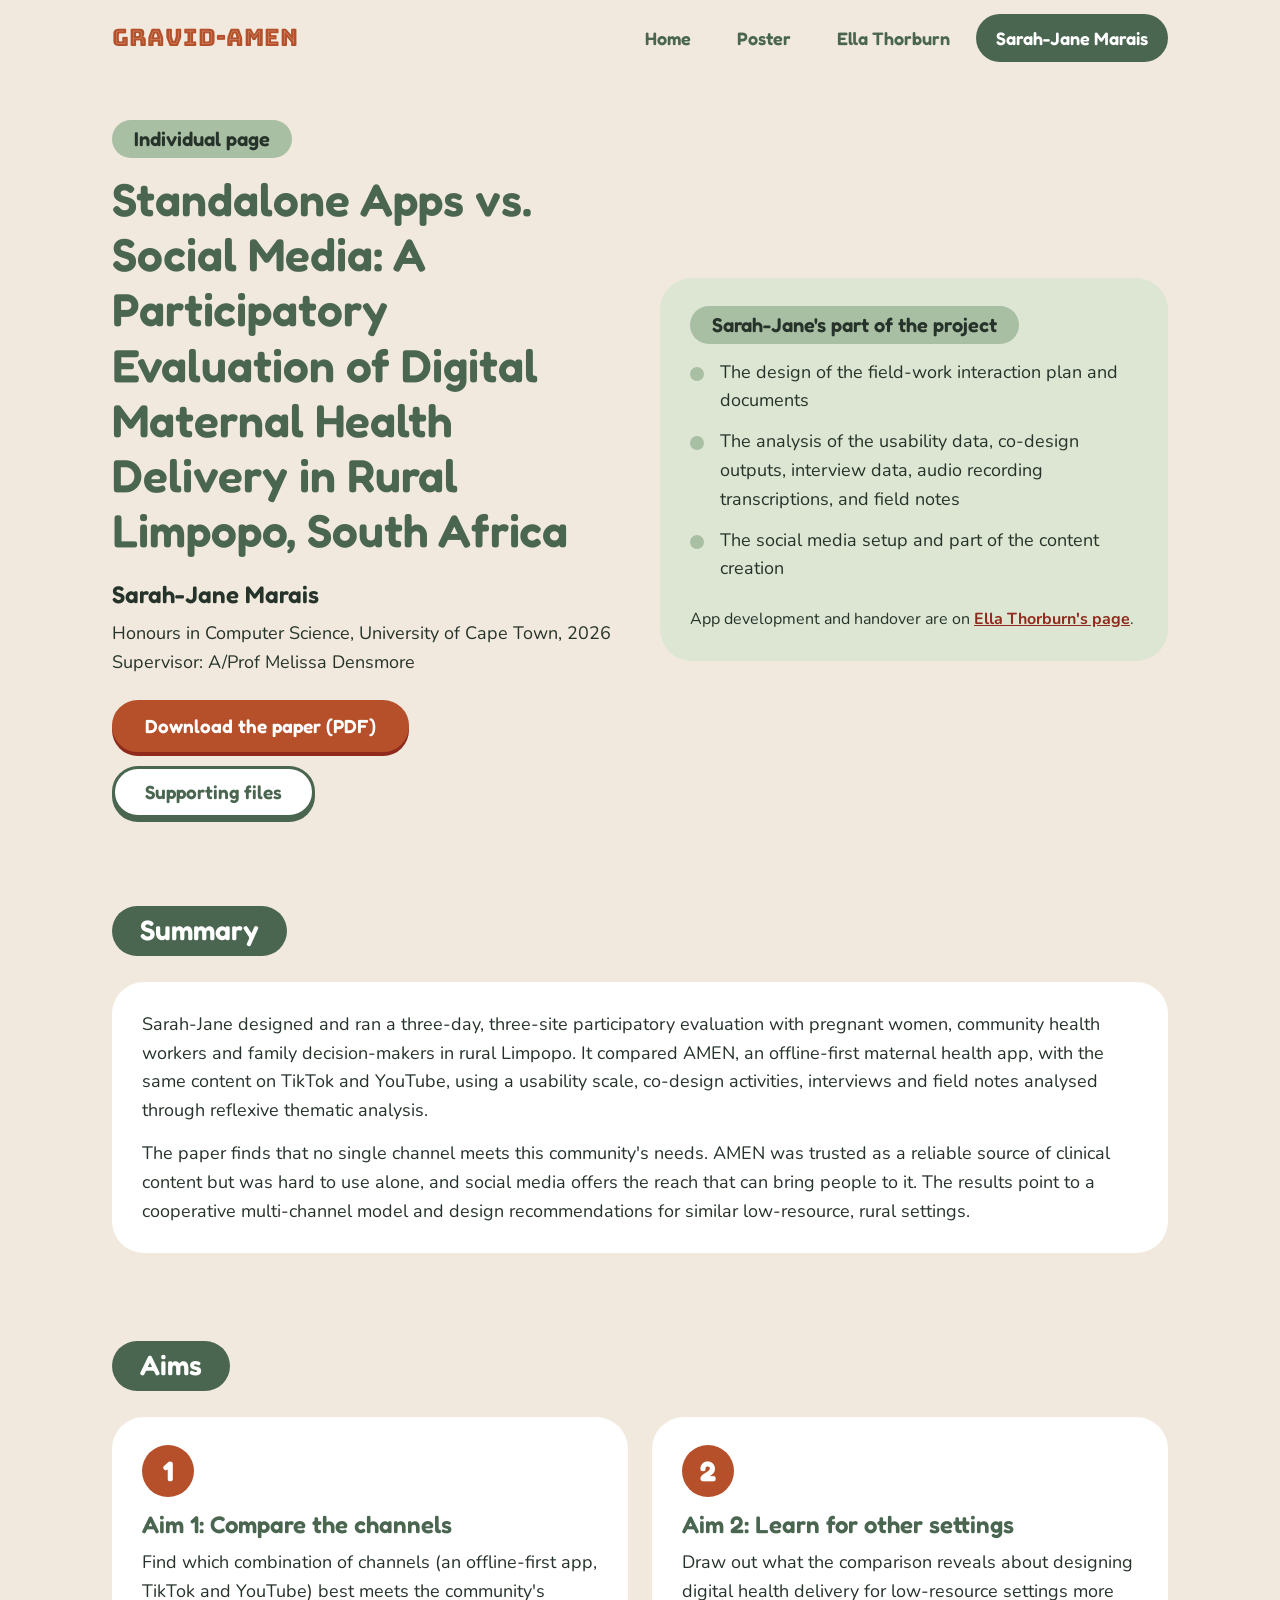
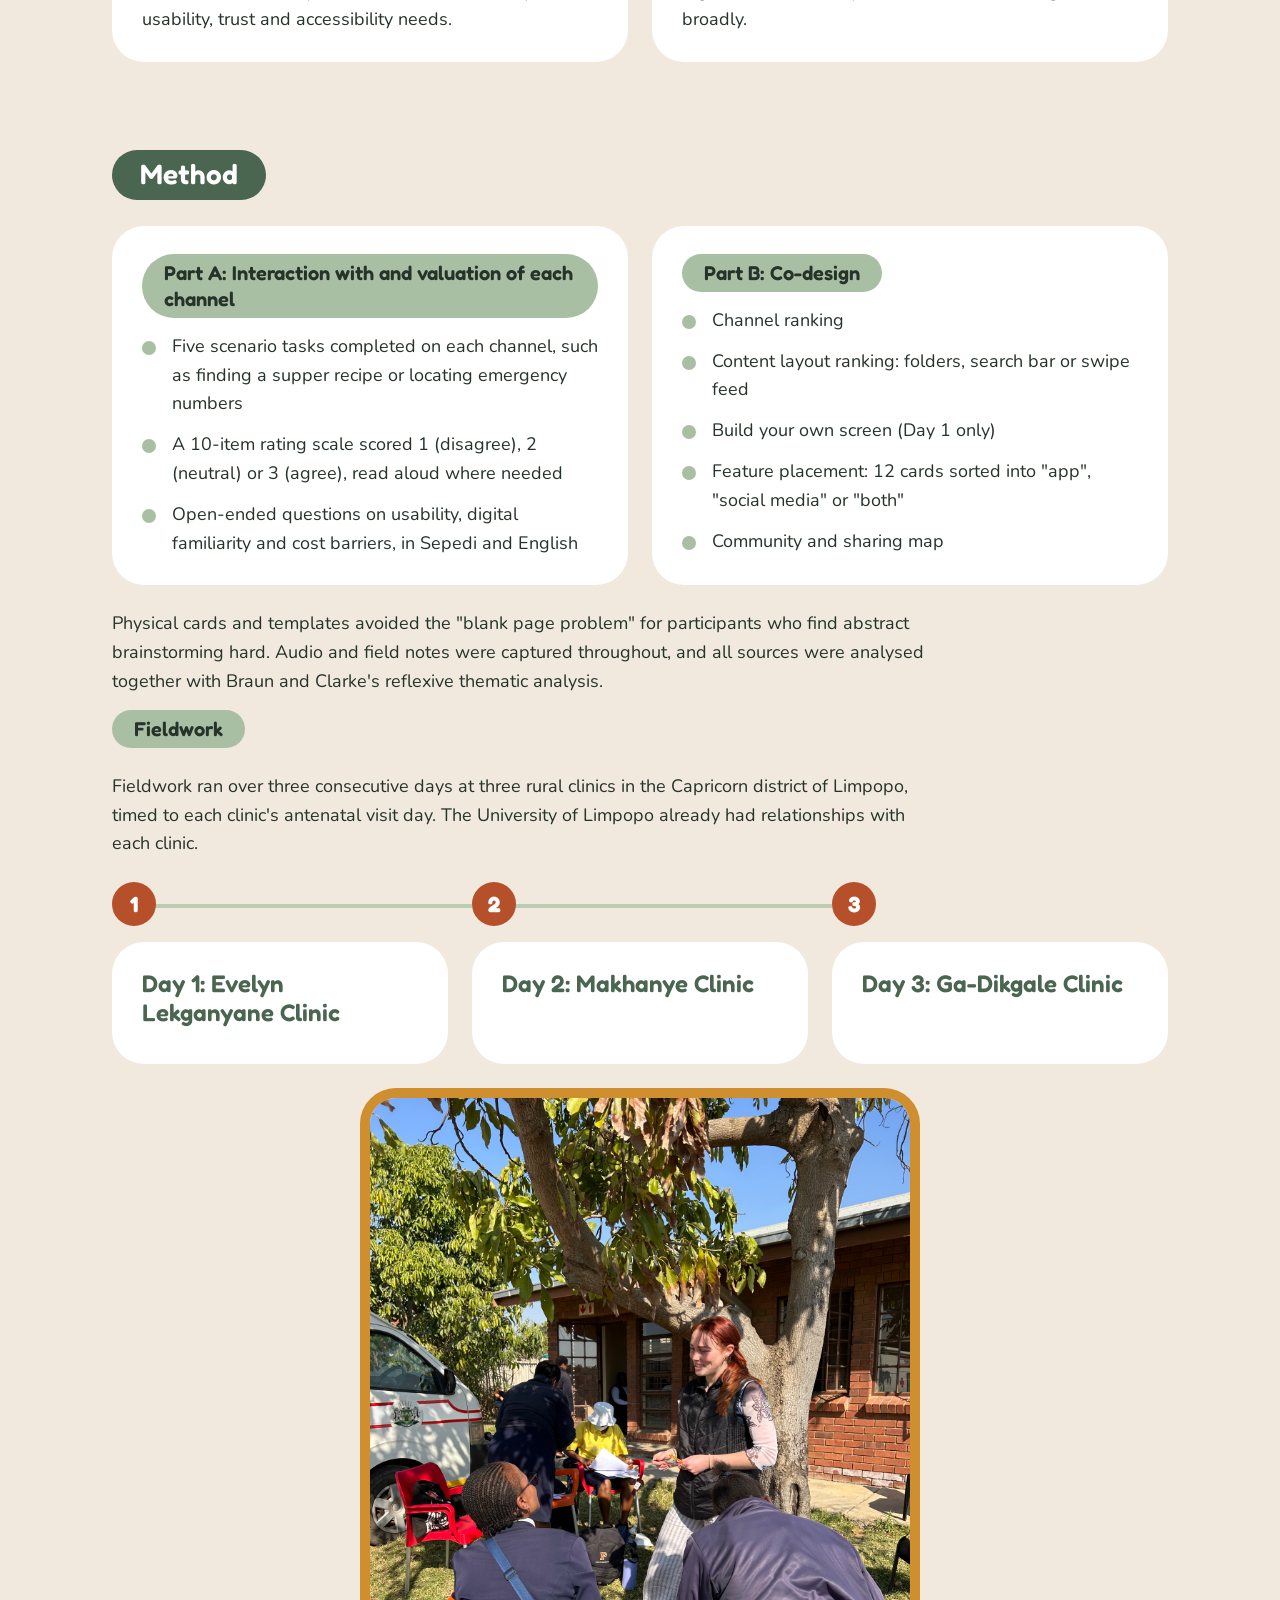
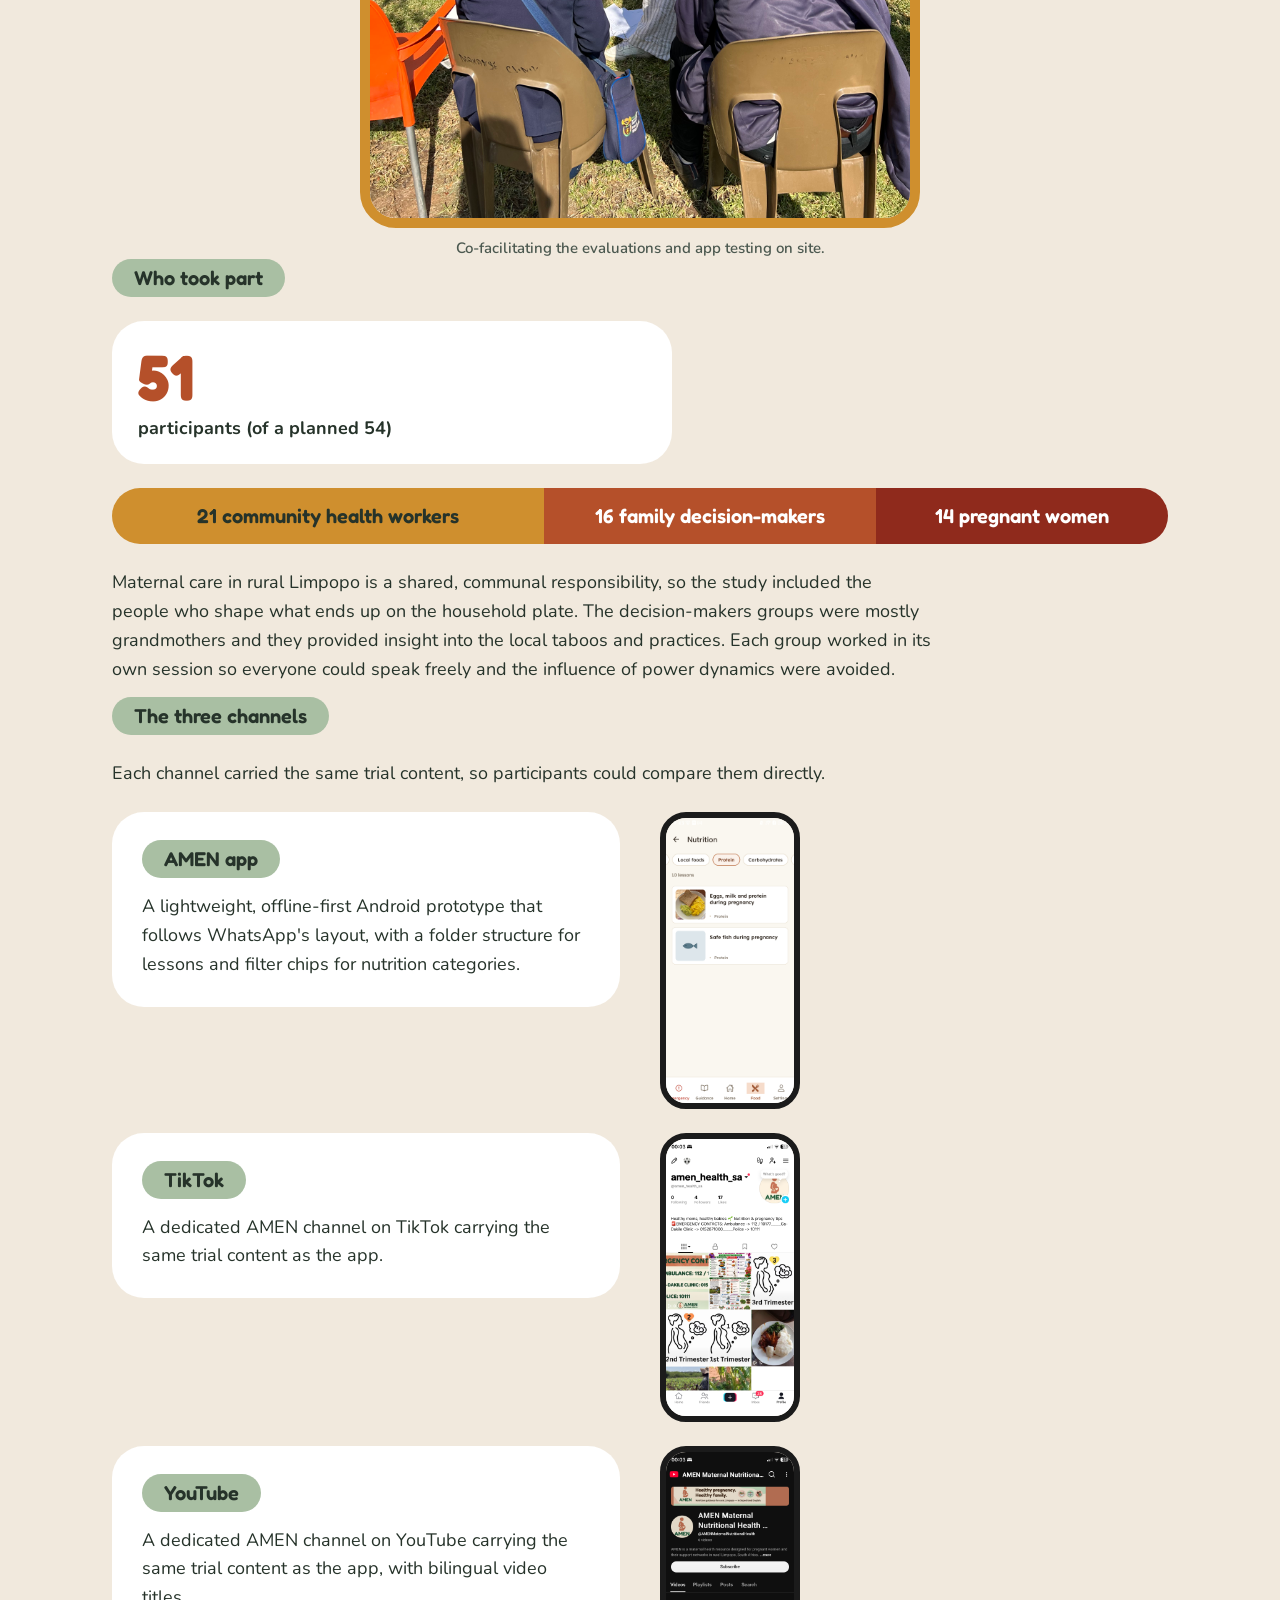
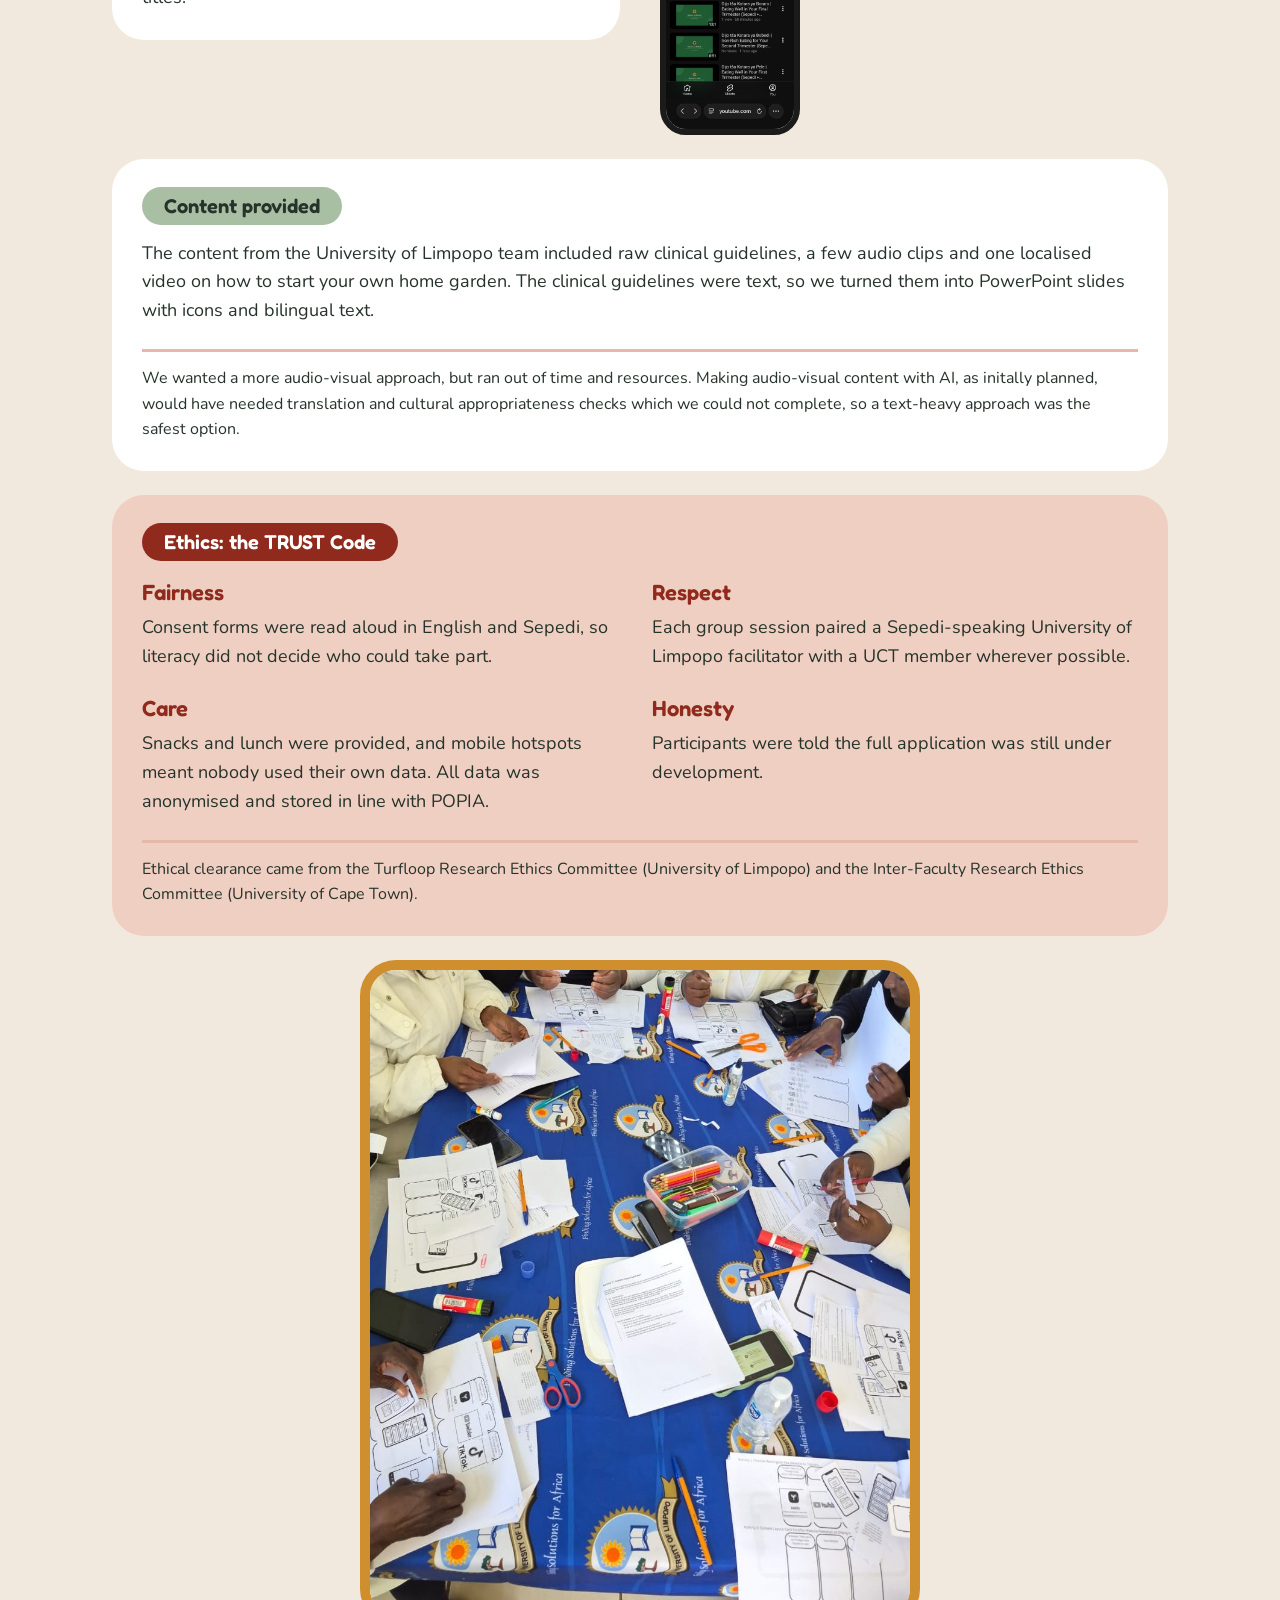
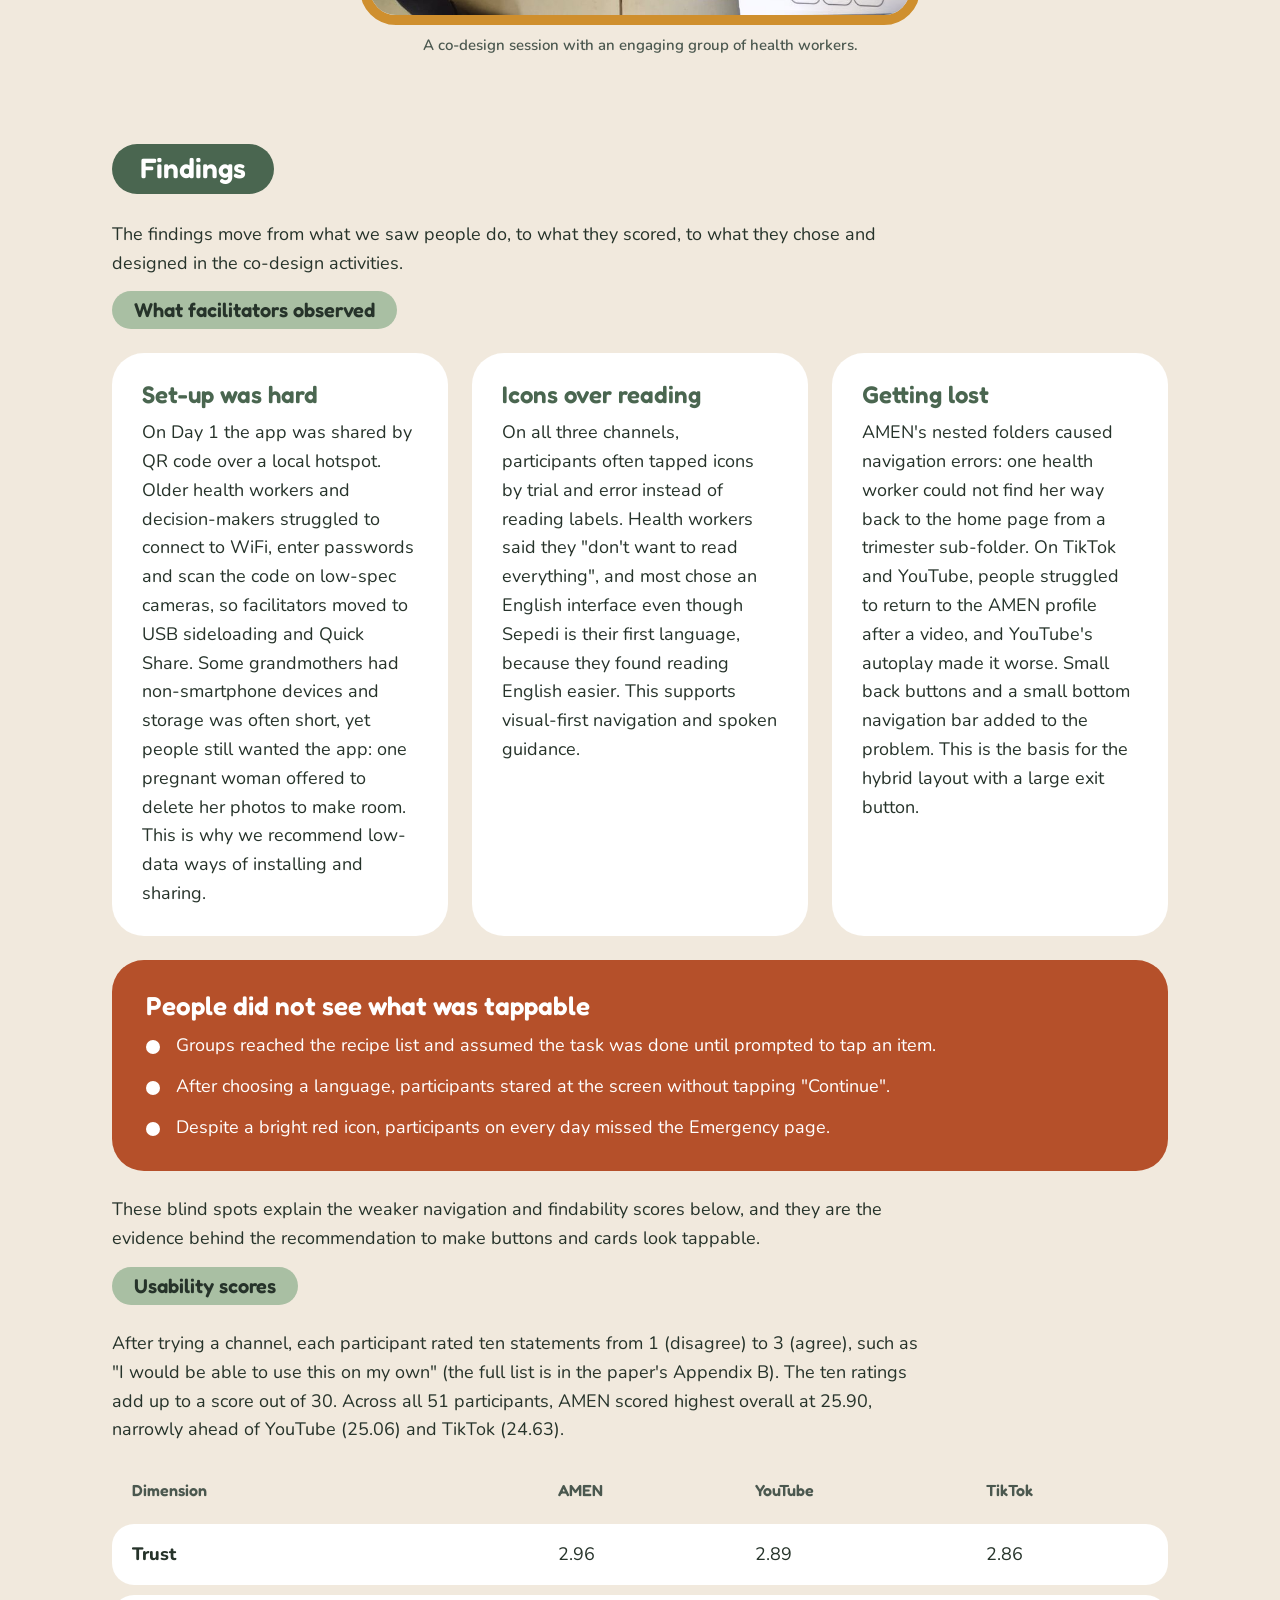
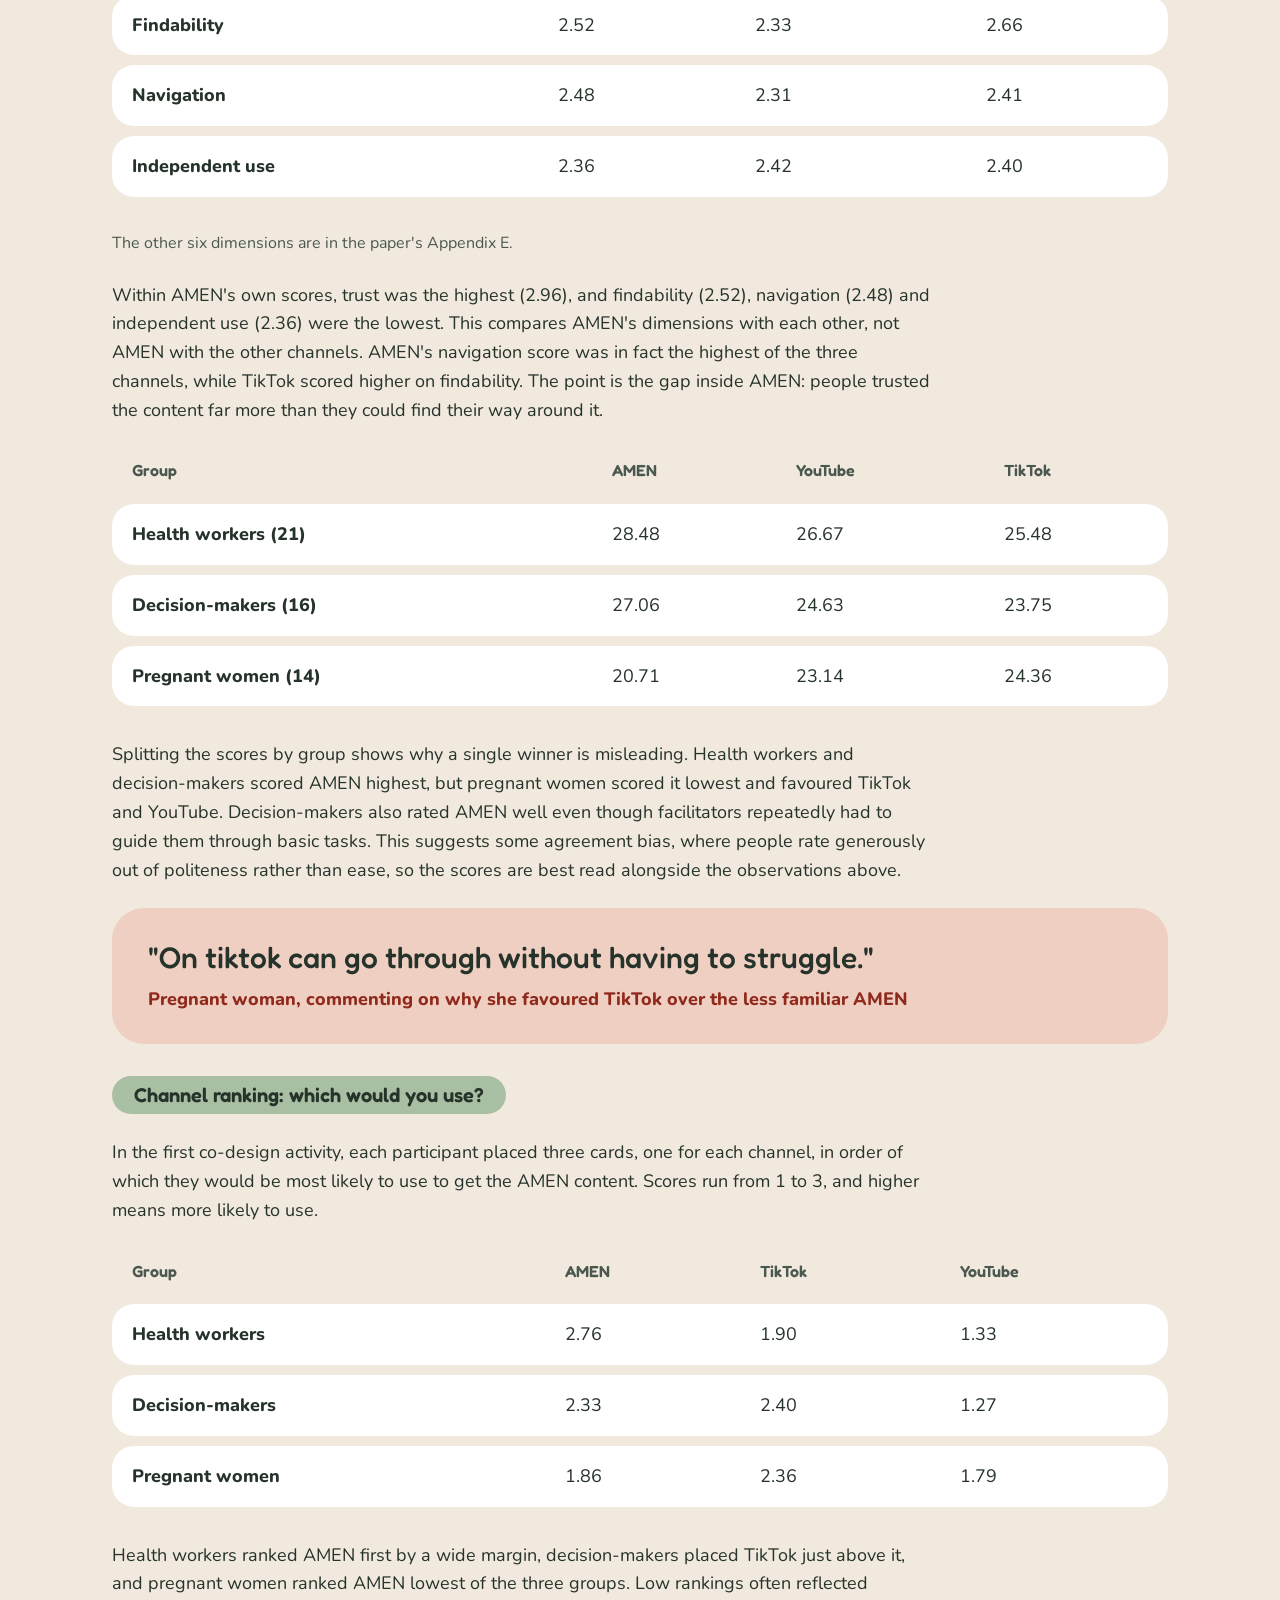
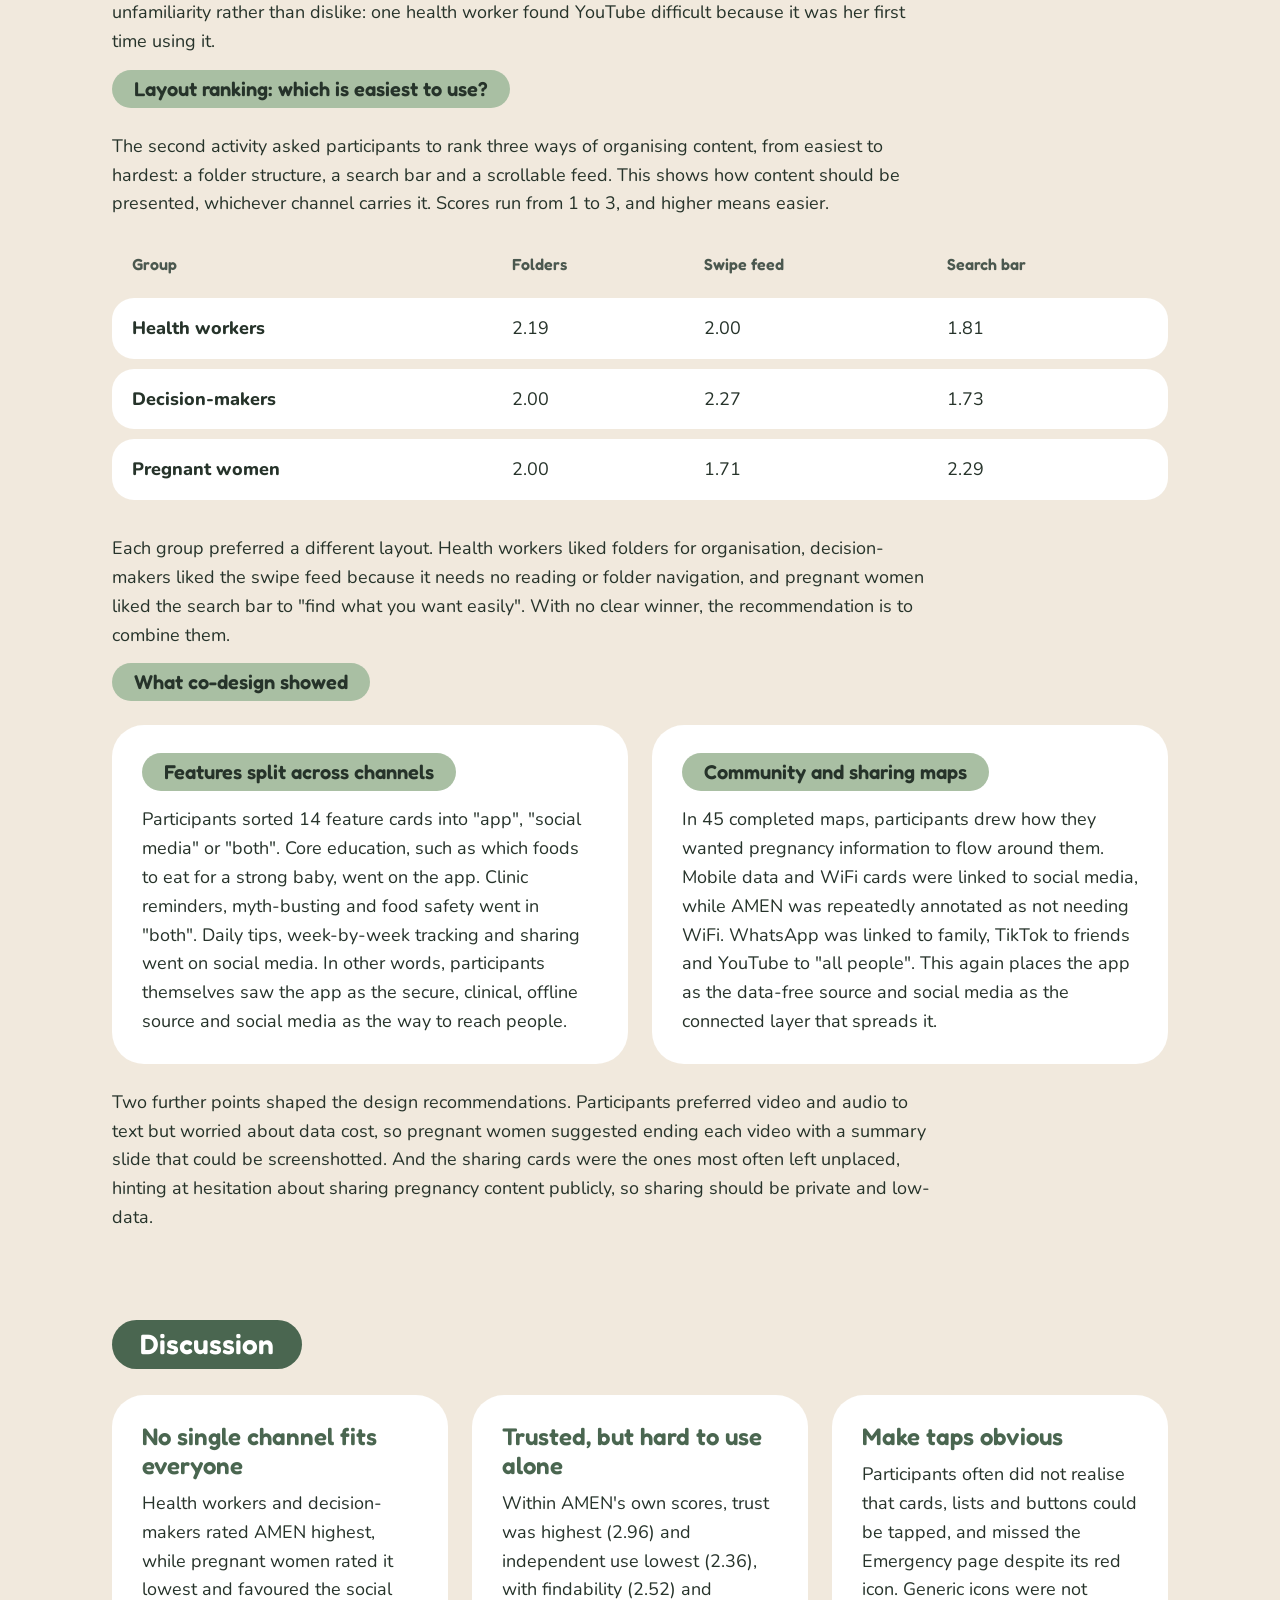
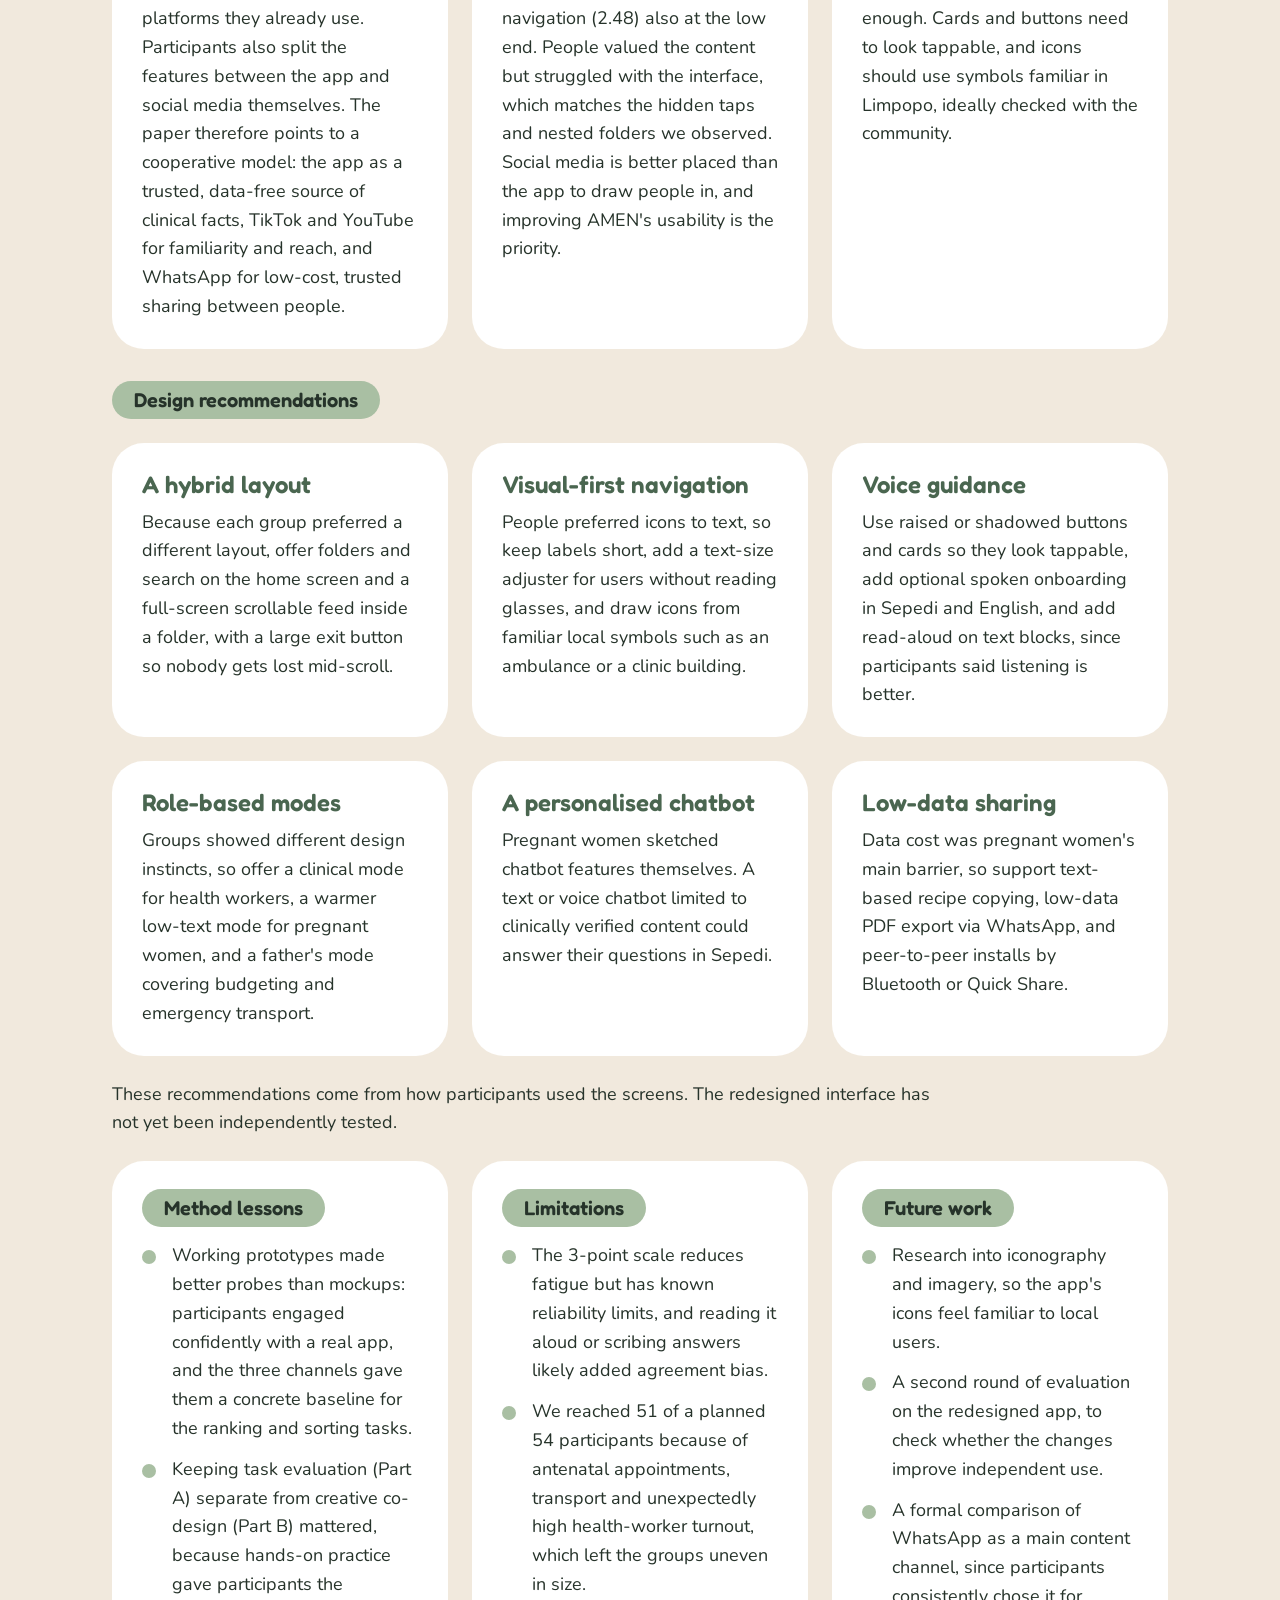
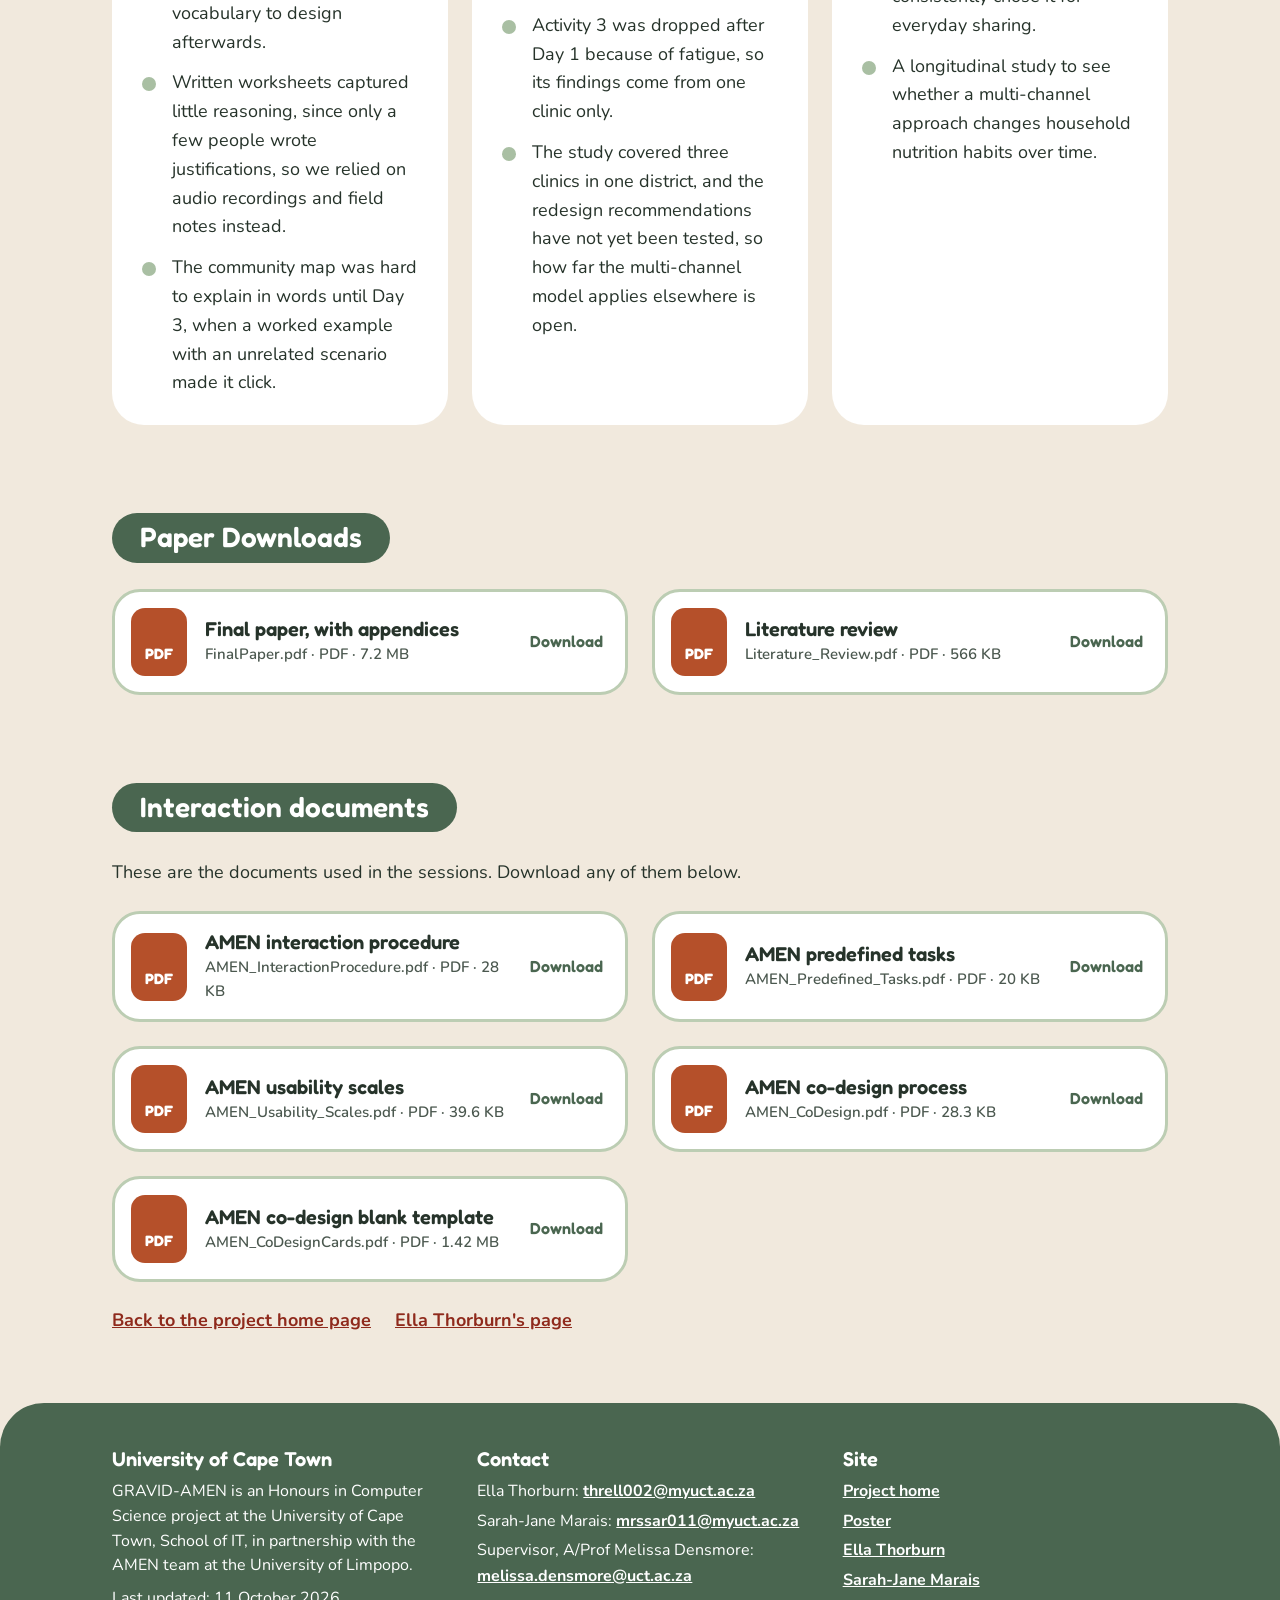
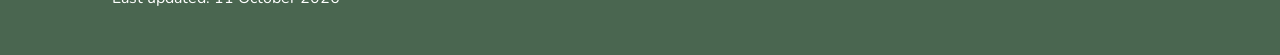
<file: sarah/index.html>
<!DOCTYPE html>
<html lang="en">
<head>
<meta charset="utf-8">
<meta name="viewport" content="width=device-width, initial-scale=1">
<title>Sarah-Jane Marais | GRAVID-AMEN</title>
<meta name="description" content="Sarah-Jane Marais's individual work on GRAVID-AMEN: the field-work interaction plan, usability analysis, co-design outputs and field interview data.">
<link rel="stylesheet" href="../css/style.css">
</head>
<body>
<a class="skip" href="#main">Skip to content</a>

<header class="nav-wrap">
<nav class="nav" aria-label="Main">
<a class="brand" href="../index.html">GRAVID-AMEN</a>
<ul class="nav-links">
<li><a href="../index.html">Home</a></li>
<li><a href="../poster.html">Poster</a></li>
<li><a href="../ella/index.html">Ella Thorburn</a></li>
<li><a class="cur" href="index.html" aria-current="page">Sarah-Jane Marais</a></li>
</ul>
<details class="nav-menu">
<summary><span class="burger" aria-hidden="true"></span>Menu</summary>
<ul>
<li><a href="../index.html">Home</a></li>
<li><a href="../poster.html">Poster</a></li>
<li><a href="../ella/index.html">Ella Thorburn</a></li>
<li><a class="cur" href="index.html" aria-current="page">Sarah-Jane Marais</a></li>
</ul>
</details>
</nav>
</header>

<main id="main">

<!-- Header -->
<section class="sec" aria-labelledby="sj-h">
<div class="wrap">
<div class="split stretch">
<div>
<p class="pill-sub">Individual page</p>
<h1 class="page-title" id="sj-h">Standalone Apps vs. Social Media: A Participatory Evaluation of Digital Maternal Health Delivery in Rural Limpopo, South Africa</h1>
<p class="byline">Sarah-Jane Marais</p>
<p>Honours in Computer Science, University of Cape Town, 2026<br>Supervisor: A/Prof Melissa Densmore</p>
<div class="row mt">
<a class="btn primary" href="docs/FinalPaper.pdf">Download the paper (PDF)</a>
<a class="btn secondary" href="#downloads">Supporting files</a>
</div>
</div>
<div class="card soft centre">
<h2 class="pill-sub">Sarah-Jane's part of the project</h2>
<ul class="dots">
<li>The design of the field-work interaction plan and documents
<li>The analysis of the usability data, co-design outputs, interview data, audio recording transcriptions, and field notes</li>
<li>The social media setup and part of the content creation</li>
</ul>
<p class="small mt">App development and handover are on <a class="lnk" href="../ella/index.html">Ella Thorburn's page</a>.</p>
</div>
</div>
</div>
</section>

<!-- Summary -->
<section class="sec" aria-labelledby="s-sum-h">
<div class="wrap">
<div class="sec-head"><h2 class="pill" id="s-sum-h">Summary</h2></div>

<div class="card">
<p>Sarah-Jane designed and ran a three-day, three-site participatory evaluation with pregnant women, community health workers and family decision-makers in rural Limpopo. It compared AMEN, an offline-first maternal health app, with the same content on TikTok and YouTube, using a usability scale, co-design activities, interviews and field notes analysed through reflexive thematic analysis.</p>
<p>The paper finds that no single channel meets this community's needs. AMEN was trusted as a reliable source of clinical content but was hard to use alone, and social media offers the reach that can bring people to it. The results point to a cooperative multi-channel model and design recommendations for similar low-resource, rural settings.</p>
</div>
</div>
</section>

<!-- Aims -->
<section class="sec" aria-labelledby="s-aims-h">
<div class="wrap">
<div class="sec-head"><h2 class="pill" id="s-aims-h">Aims</h2></div>

<div class="g2">

<div class="card"><div class="letter round" aria-hidden="true">1</div><h3>Aim 1: Compare the channels</h3><p>Find which combination of channels (an offline-first app, TikTok and YouTube) best meets the community's usability, trust and accessibility needs.</p></div>

<div class="card"><div class="letter round" aria-hidden="true">2</div><h3>Aim 2: Learn for other settings</h3><p>Draw out what the comparison reveals about designing digital health delivery for low-resource settings more broadly.</p></div>
</div>
</div>
</section>

<!-- Method -->
<section class="sec" aria-labelledby="s-meth-h">
<div class="wrap">
<div class="sec-head"><h2 class="pill" id="s-meth-h">Method</h2></div>

<div class="g2">

<div class="card"><h3 class="pill-sub">Part A: Interaction with and valuation of each channel</h3>
<ul class="dots">
<li>Five scenario tasks completed on each channel, such as finding a supper recipe or locating emergency numbers</li>
<li>A 10-item rating scale scored 1 (disagree), 2 (neutral) or 3 (agree), read aloud where needed</li>
<li>Open-ended questions on usability, digital familiarity and cost barriers, in Sepedi and English</li>
</ul></div>

<div class="card"><h3 class="pill-sub">Part B: Co-design</h3>
<ul class="dots">
<li>Channel ranking</li>
<li>Content layout ranking: folders, search bar or swipe feed</li>
<li>Build your own screen (Day 1 only)</li>
<li>Feature placement: 12 cards sorted into "app", "social media" or "both"</li>
<li>Community and sharing map</li>
</ul></div>
</div>

<p class="mt measure">Physical cards and templates avoided the "blank page problem" for participants who find abstract brainstorming hard. Audio and field notes were captured throughout, and all sources were analysed together with Braun and Clarke's reflexive thematic analysis.</p>

<h3 class="pill-sub mt">Fieldwork</h3>
<p class="measure mt">Fieldwork ran over three consecutive days at three rural clinics in the Capricorn district of Limpopo, timed to each clinic's antenatal visit day. The University of Limpopo already had relationships with each clinic.</p>
<ol class="tl mt">
<li class="tl-item"><div class="tl-dot" aria-hidden="true">1</div><div class="card"><h3>Day 1: Evelyn Lekganyane Clinic</h3></div></li>
<li class="tl-item"><div class="tl-dot" aria-hidden="true">2</div><div class="card"><h3>Day 2: Makhanye Clinic</h3></div></li>
<li class="tl-item"><div class="tl-dot" aria-hidden="true">3</div><div class="card"><h3>Day 3: Ga-Dikgale Clinic</h3></div></li>
</ol>

<figure class="fig fig-narrow mt">
<div class="photo"><img src="../images/facilitation.jpeg" alt="A facilitator working with community members outdoors at a clinic"></div>
<figcaption class="cap">Co-facilitating the evaluations and app testing on site.</figcaption>
</figure>

<h3 class="pill-sub mt">Who took part</h3>

<div class="narrow mt"><div class="stat"><span class="num">51</span><span class="lbl">participants (of a planned 54)</span></div></div>

<div class="bar mt" role="group" aria-label="Participants by group">
<div class="c-gold f21">21 community health workers</div>
<div class="c-terra f16">16 family decision-makers</div>
<div class="c-brick f14">14 pregnant women</div>
</div>

<p class="mt measure">Maternal care in rural Limpopo is a shared, communal responsibility, so the study included the people who shape what ends up on the household plate. The decision-makers groups were mostly grandmothers and they provided insight into the local taboos and practices. Each group worked in its own session so everyone could speak freely and the influence of power dynamics were avoided.</p>

<h3 class="pill-sub mt">The three channels</h3>
<p class="measure mt">Each channel carried the same trial content, so participants could compare them directly.</p>

<div class="split mt">

<div class="card"><h3 class="pill-sub">AMEN app</h3><p>A lightweight, offline-first Android prototype that follows WhatsApp's layout, with a folder structure for lessons and filter chips for nutrition categories.</p></div>

<figure class="fig">
<a class="phone sm shot" href="../images/amen.jpeg"><img src="../images/amen.jpeg" alt="The Nutrition screen in the AMEN app, with filter chips above a list of lessons"></a>
</figure>
</div>

<div class="split mt">

<div class="card"><h3 class="pill-sub">TikTok</h3><p>A dedicated AMEN channel on TikTok carrying the same trial content as the app.</p></div>

<figure class="fig">
<a class="phone sm shot" href="../images/tiktok.PNG"><img src="../images/tiktok.PNG" alt="The AMEN channel profile on TikTok, with a grid of posts carrying the trial content"></a>
</figure>
</div>

<div class="split mt">

<div class="card"><h3 class="pill-sub">YouTube</h3><p>A dedicated AMEN channel on YouTube carrying the same trial content as the app, with bilingual video titles.</p></div>

<figure class="fig">
<a class="phone sm shot" href="../images/youtube.PNG"><img src="../images/youtube.PNG" alt="The AMEN channel on YouTube, with a list of videos in Sepedi and English"></a>
</figure>
</div>

<div class="card mt">
<h3 class="pill-sub">Content provided</h3>
<p>The content from the University of Limpopo team included raw clinical guidelines, a few audio clips and one localised video on how to start your own home garden. The clinical guidelines were text, so we turned them into PowerPoint slides with icons and bilingual text.</p>
<p class="small mt note-top">We wanted a more audio-visual approach, but ran out of time and resources. Making audio-visual content with AI, as initally planned, would have needed translation and cultural appropriateness checks which we could not complete, so a text-heavy approach was the safest option.</p>
</div>

<div class="card warm mt">
<h3 class="pill-sub brick">Ethics: the TRUST Code</h3>

<div class="g2">
<div><h4>Fairness</h4><p>Consent forms were read aloud in English and Sepedi, so literacy did not decide who could take part.</p></div>
<div><h4>Respect</h4><p>Each group session paired a Sepedi-speaking University of Limpopo facilitator with a UCT member wherever possible.</p></div>
<div><h4>Care</h4><p>Snacks and lunch were provided, and mobile hotspots meant nobody used their own data. All data was anonymised and stored in line with POPIA.</p></div>
<div><h4>Honesty</h4><p>Participants were told the full application was still under development.</p></div>
</div>
<p class="small mt note-top">Ethical clearance came from the Turfloop Research Ethics Committee (University of Limpopo) and the Inter-Faculty Research Ethics Committee (University of Cape Town).</p>
</div>

<figure class="fig fig-narrow mt">
<div class="photo"><img src="../images/codesign_action.JPG" alt="Participants working with printed cards and paper templates during a co-design session"></div>
<figcaption class="cap">A co-design session with an engaging group of health workers.</figcaption>
</figure>
</div>
</section>


<!-- Findings -->
<section class="sec" aria-labelledby="s-find-h">
<div class="wrap">
<div class="sec-head"><h2 class="pill" id="s-find-h">Findings</h2></div>
<p class="measure">The findings move from what we saw people do, to what they scored, to what they chose and designed in the co-design activities.</p>

<h3 class="pill-sub mt">What facilitators observed</h3>

<div class="g3 mt">

<div class="card"><h3>Set-up was hard</h3><p>On Day 1 the app was shared by QR code over a local hotspot. Older health workers and decision-makers struggled to connect to WiFi, enter passwords and scan the code on low-spec cameras, so facilitators moved to USB sideloading and Quick Share. Some grandmothers had non-smartphone devices and storage was often short, yet people still wanted the app: one pregnant woman offered to delete her photos to make room. This is why we recommend low-data ways of installing and sharing.</p></div>

<div class="card"><h3>Icons over reading</h3><p>On all three channels, participants often tapped icons by trial and error instead of reading labels. Health workers said they "don't want to read everything", and most chose an English interface even though Sepedi is their first language, because they found reading English easier. This supports visual-first navigation and spoken guidance.</p></div>

<div class="card"><h3>Getting lost</h3><p>AMEN's nested folders caused navigation errors: one health worker could not find her way back to the home page from a trimester sub-folder. On TikTok and YouTube, people struggled to return to the AMEN profile after a video, and YouTube's autoplay made it worse. Small back buttons and a small bottom navigation bar added to the problem. This is the basis for the hybrid layout with a large exit button.</p></div>
</div>

<div class="band mt">
<h3>People did not see what was tappable</h3>
<ul class="dots white">
<li>Groups reached the recipe list and assumed the task was done until prompted to tap an item.</li>
<li>After choosing a language, participants stared at the screen without tapping "Continue".</li>
<li>Despite a bright red icon, participants on every day missed the Emergency page.</li>
</ul>
</div>

<p class="mt measure">These blind spots explain the weaker navigation and findability scores below, and they are the evidence behind the recommendation to make buttons and cards look tappable.</p>

<h3 class="pill-sub mt">Usability scores</h3>
<p class="measure mt">After trying a channel, each participant rated ten statements from 1 (disagree) to 3 (agree), such as "I would be able to use this on my own" (the full list is in the paper's Appendix B). The ten ratings add up to a score out of 30. Across all 51 participants, AMEN scored highest overall at 25.90, narrowly ahead of YouTube (25.06) and TikTok (24.63).</p>

<table class="rt mt">
<caption class="vh">Mean usability score for four key dimensions, by channel</caption>
<thead><tr><th scope="col">Dimension</th><th scope="col">AMEN</th><th scope="col">YouTube</th><th scope="col">TikTok</th></tr></thead>
<tbody>
<tr><td data-label="Dimension">Trust</td><td data-label="AMEN">2.96</td><td data-label="YouTube">2.89</td><td data-label="TikTok">2.86</td></tr>
<tr><td data-label="Dimension">Findability</td><td data-label="AMEN">2.52</td><td data-label="YouTube">2.33</td><td data-label="TikTok">2.66</td></tr>
<tr><td data-label="Dimension">Navigation</td><td data-label="AMEN">2.48</td><td data-label="YouTube">2.31</td><td data-label="TikTok">2.41</td></tr>
<tr><td data-label="Dimension">Independent use</td><td data-label="AMEN">2.36</td><td data-label="YouTube">2.42</td><td data-label="TikTok">2.40</td></tr>
</tbody>
</table>
<p class="small muted mt">The other six dimensions are in the paper's Appendix E.</p>

<p class="mt measure">Within AMEN's own scores, trust was the highest (2.96), and findability (2.52), navigation (2.48) and independent use (2.36) were the lowest. This compares AMEN's dimensions with each other, not AMEN with the other channels. AMEN's navigation score was in fact the highest of the three channels, while TikTok scored higher on findability. The point is the gap inside AMEN: people trusted the content far more than they could find their way around it.</p>

<table class="rt mt">
<caption class="vh">Overall usability score out of 30 by participant group</caption>
<thead><tr><th scope="col">Group</th><th scope="col">AMEN</th><th scope="col">YouTube</th><th scope="col">TikTok</th></tr></thead>
<tbody>
<tr><td data-label="Group">Health workers (21)</td><td data-label="AMEN">28.48</td><td data-label="YouTube">26.67</td><td data-label="TikTok">25.48</td></tr>
<tr><td data-label="Group">Decision-makers (16)</td><td data-label="AMEN">27.06</td><td data-label="YouTube">24.63</td><td data-label="TikTok">23.75</td></tr>
<tr><td data-label="Group">Pregnant women (14)</td><td data-label="AMEN">20.71</td><td data-label="YouTube">23.14</td><td data-label="TikTok">24.36</td></tr>
</tbody>
</table>

<p class="mt measure">Splitting the scores by group shows why a single winner is misleading. Health workers and decision-makers scored AMEN highest, but pregnant women scored it lowest and favoured TikTok and YouTube. Decision-makers also rated AMEN well even though facilitators repeatedly had to guide them through basic tasks. This suggests some agreement bias, where people rate generously out of politeness rather than ease, so the scores are best read alongside the observations above.</p>

<blockquote class="quote mt">
<p>"On tiktok can go through without having to struggle."</p>
<footer>Pregnant woman, commenting on why she favoured TikTok over the less familiar AMEN</footer>
</blockquote>

<div style="height:2rem" aria-hidden="true"></div>

<h3 class="pill-sub mt">Channel ranking: which would you use?</h3>
<p class="measure mt">In the first co-design activity, each participant placed three cards, one for each channel, in order of which they would be most likely to use to get the AMEN content. Scores run from 1 to 3, and higher means more likely to use.</p>

<table class="rt mt">
<caption class="vh">Mean channel ranking score by group</caption>
<thead><tr><th scope="col">Group</th><th scope="col">AMEN</th><th scope="col">TikTok</th><th scope="col">YouTube</th></tr></thead>
<tbody>
<tr><td data-label="Group">Health workers</td><td data-label="AMEN">2.76</td><td data-label="TikTok">1.90</td><td data-label="YouTube">1.33</td></tr>
<tr><td data-label="Group">Decision-makers</td><td data-label="AMEN">2.33</td><td data-label="TikTok">2.40</td><td data-label="YouTube">1.27</td></tr>
<tr><td data-label="Group">Pregnant women</td><td data-label="AMEN">1.86</td><td data-label="TikTok">2.36</td><td data-label="YouTube">1.79</td></tr>
</tbody>
</table>

<p class="mt measure">Health workers ranked AMEN first by a wide margin, decision-makers placed TikTok just above it, and pregnant women ranked AMEN lowest of the three groups. Low rankings often reflected unfamiliarity rather than dislike: one health worker found YouTube difficult because it was her first time using it.</p>

<h3 class="pill-sub mt">Layout ranking: which is easiest to use?</h3>
<p class="measure mt">The second activity asked participants to rank three ways of organising content, from easiest to hardest: a folder structure, a search bar and a scrollable feed. This shows how content should be presented, whichever channel carries it. Scores run from 1 to 3, and higher means easier.</p>

<table class="rt mt">
<caption class="vh">Mean layout ranking score by group</caption>
<thead><tr><th scope="col">Group</th><th scope="col">Folders</th><th scope="col">Swipe feed</th><th scope="col">Search bar</th></tr></thead>
<tbody>
<tr><td data-label="Group">Health workers</td><td data-label="Folders">2.19</td><td data-label="Swipe feed">2.00</td><td data-label="Search bar">1.81</td></tr>
<tr><td data-label="Group">Decision-makers</td><td data-label="Folders">2.00</td><td data-label="Swipe feed">2.27</td><td data-label="Search bar">1.73</td></tr>
<tr><td data-label="Group">Pregnant women</td><td data-label="Folders">2.00</td><td data-label="Swipe feed">1.71</td><td data-label="Search bar">2.29</td></tr>
</tbody>
</table>

<p class="mt measure">Each group preferred a different layout. Health workers liked folders for organisation, decision-makers liked the swipe feed because it needs no reading or folder navigation, and pregnant women liked the search bar to "find what you want easily". With no clear winner, the recommendation is to combine them.</p>

<h3 class="pill-sub mt">What co-design showed</h3>

<div class="g2 mt">

<div class="card"><h3 class="pill-sub">Features split across channels</h3><p>Participants sorted 14 feature cards into "app", "social media" or "both". Core education, such as which foods to eat for a strong baby, went on the app. Clinic reminders, myth-busting and food safety went in "both". Daily tips, week-by-week tracking and sharing went on social media. In other words, participants themselves saw the app as the secure, clinical, offline source and social media as the way to reach people.</p></div>

<div class="card"><h3 class="pill-sub">Community and sharing maps</h3><p>In 45 completed maps, participants drew how they wanted pregnancy information to flow around them. Mobile data and WiFi cards were linked to social media, while AMEN was repeatedly annotated as not needing WiFi. WhatsApp was linked to family, TikTok to friends and YouTube to "all people". This again places the app as the data-free source and social media as the connected layer that spreads it.</p></div>
</div>

<p class="mt measure">Two further points shaped the design recommendations. Participants preferred video and audio to text but worried about data cost, so pregnant women suggested ending each video with a summary slide that could be screenshotted. And the sharing cards were the ones most often left unplaced, hinting at hesitation about sharing pregnancy content publicly, so sharing should be private and low-data.</p>
</div>
</section>

<!-- Discussion -->
<section class="sec" aria-labelledby="s-disc-h">
<div class="wrap">
<div class="sec-head"><h2 class="pill" id="s-disc-h">Discussion</h2></div>

<div class="g3">

<div class="card"><h3>No single channel fits everyone</h3><p>Health workers and decision-makers rated AMEN highest, while pregnant women rated it lowest and favoured the social platforms they already use. Participants also split the features between the app and social media themselves. The paper therefore points to a cooperative model: the app as a trusted, data-free source of clinical facts, TikTok and YouTube for familiarity and reach, and WhatsApp for low-cost, trusted sharing between people.</p></div>

<div class="card"><h3>Trusted, but hard to use alone</h3><p>Within AMEN's own scores, trust was highest (2.96) and independent use lowest (2.36), with findability (2.52) and navigation (2.48) also at the low end. People valued the content but struggled with the interface, which matches the hidden taps and nested folders we observed. Social media is better placed than the app to draw people in, and improving AMEN's usability is the priority.</p></div>

<div class="card"><h3>Make taps obvious</h3><p>Participants often did not realise that cards, lists and buttons could be tapped, and missed the Emergency page despite its red icon. Generic icons were not enough. Cards and buttons need to look tappable, and icons should use symbols familiar in Limpopo, ideally checked with the community.</p></div>
</div>

<div style="height:2rem" aria-hidden="true"></div>

<h3 class="pill-sub mt">Design recommendations</h3>

<div class="g3 mt">

<div class="card"><h3>A hybrid layout</h3><p>Because each group preferred a different layout, offer folders and search on the home screen and a full-screen scrollable feed inside a folder, with a large exit button so nobody gets lost mid-scroll.</p></div>

<div class="card"><h3>Visual-first navigation</h3><p>People preferred icons to text, so keep labels short, add a text-size adjuster for users without reading glasses, and draw icons from familiar local symbols such as an ambulance or a clinic building.</p></div>

<div class="card"><h3>Voice guidance</h3><p>Use raised or shadowed buttons and cards so they look tappable, add optional spoken onboarding in Sepedi and English, and add read-aloud on text blocks, since participants said listening is better.</p></div>

<div class="card"><h3>Role-based modes</h3><p>Groups showed different design instincts, so offer a clinical mode for health workers, a warmer low-text mode for pregnant women, and a father's mode covering budgeting and emergency transport.</p></div>

<div class="card"><h3>A personalised chatbot</h3><p>Pregnant women sketched chatbot features themselves. A text or voice chatbot limited to clinically verified content could answer their questions in Sepedi.</p></div>

<div class="card"><h3>Low-data sharing</h3><p>Data cost was pregnant women's main barrier, so support text-based recipe copying, low-data PDF export via WhatsApp, and peer-to-peer installs by Bluetooth or Quick Share.</p></div>
</div>

<p class="mt measure">These recommendations come from how participants used the screens. The redesigned interface has not yet been independently tested.</p>

<div class="g3 mt">

<div class="card"><h3 class="pill-sub">Method lessons</h3>
<ul class="dots">
<li>Working prototypes made better probes than mockups: participants engaged confidently with a real app, and the three channels gave them a concrete baseline for the ranking and sorting tasks.</li>
<li>Keeping task evaluation (Part A) separate from creative co-design (Part B) mattered, because hands-on practice gave participants the vocabulary to design afterwards.</li>
<li>Written worksheets captured little reasoning, since only a few people wrote justifications, so we relied on audio recordings and field notes instead.</li>
<li>The community map was hard to explain in words until Day 3, when a worked example with an unrelated scenario made it click.</li>
</ul></div>

<div class="card"><h3 class="pill-sub">Limitations</h3>
<ul class="dots">
<li>The 3-point scale reduces fatigue but has known reliability limits, and reading it aloud or scribing answers likely added agreement bias.</li>
<li>We reached 51 of a planned 54 participants because of antenatal appointments, transport and unexpectedly high health-worker turnout, which left the groups uneven in size.</li>
<li>Activity 3 was dropped after Day 1 because of fatigue, so its findings come from one clinic only.</li>
<li>The study covered three clinics in one district, and the redesign recommendations have not yet been tested, so how far the multi-channel model applies elsewhere is open.</li>
</ul></div>

<div class="card"><h3 class="pill-sub">Future work</h3>
<ul class="dots">
<li>Research into iconography and imagery, so the app's icons feel familiar to local users.</li>
<li>A second round of evaluation on the redesigned app, to check whether the changes improve independent use.</li>
<li>A formal comparison of WhatsApp as a main content channel, since participants consistently chose it for everyday sharing.</li>
<li>A longitudinal study to see whether a multi-channel approach changes household nutrition habits over time.</li>
</ul></div>
</div>
</div>
</section>

<!-- Downloads -->
<section class="sec" id="downloads" aria-labelledby="s-dl-h">
<div class="wrap">
<div class="sec-head"><h2 class="pill" id="s-dl-h">Paper Downloads</h2></div>

<div class="g2">
<a class="dl" href="docs/FinalPaper.pdf"><span class="dl-ico" aria-hidden="true">PDF</span><span class="dl-txt"><span class="dl-name">Final paper, with appendices</span><span class="dl-meta">FinalPaper.pdf · PDF · 7.2 MB</span></span><span class="dl-go">Download</span></a>
<a class="dl" href="docs/Literature_Review.pdf"><span class="dl-ico" aria-hidden="true">PDF</span><span class="dl-txt"><span class="dl-name">Literature review</span><span class="dl-meta">Literature_Review.pdf · PDF · 566 KB</span></span><span class="dl-go">Download</span></a>
</div>

</div>
</section>

<!-- Interaction documents -->
<section class="sec" id="documents" aria-labelledby="s-docs-h">
<div class="wrap">
<div class="sec-head"><h2 class="pill" id="s-docs-h">Interaction documents</h2></div>
<p class="measure">These are the documents used in the sessions. Download any of them below.</p>

<div class="g2 mt">
<a class="dl" href="docs/AMEN_InteractionProcedure.pdf"><span class="dl-ico" aria-hidden="true">PDF</span><span class="dl-txt"><span class="dl-name">AMEN interaction procedure</span><span class="dl-meta">AMEN_InteractionProcedure.pdf · PDF · 28 KB</span></span><span class="dl-go">Download</span></a>
<a class="dl" href="docs/AMEN_Predefined_Tasks.pdf"><span class="dl-ico" aria-hidden="true">PDF</span><span class="dl-txt"><span class="dl-name">AMEN predefined tasks</span><span class="dl-meta">AMEN_Predefined_Tasks.pdf · PDF · 20 KB</span></span><span class="dl-go">Download</span></a>
<a class="dl" href="docs/AMEN_Usability_Scales.pdf"><span class="dl-ico" aria-hidden="true">PDF</span><span class="dl-txt"><span class="dl-name">AMEN usability scales</span><span class="dl-meta">AMEN_Usability_Scales.pdf · PDF · 39.6 KB</span></span><span class="dl-go">Download</span></a>
<a class="dl" href="docs/AMEN_CoDesign.pdf"><span class="dl-ico" aria-hidden="true">PDF</span><span class="dl-txt"><span class="dl-name">AMEN co-design process</span><span class="dl-meta">AMEN_CoDesign.pdf · PDF · 28.3 KB</span></span><span class="dl-go">Download</span></a>
<a class="dl" href="docs/AMEN_CoDesignCards.pdf"><span class="dl-ico" aria-hidden="true">PDF</span><span class="dl-txt"><span class="dl-name">AMEN co-design blank template</span><span class="dl-meta">AMEN_CoDesignCards.pdf · PDF · 1.42 MB</span></span><span class="dl-go">Download</span></a>
</div>

<div class="row links mt">
<a class="lnk" href="../index.html">Back to the project home page</a>
<a class="lnk" href="../ella/index.html">Ella Thorburn's page</a>
</div>

</div>
</section>

</main>

<footer class="foot">
<div class="in">
<div>
<h2>University of Cape Town</h2>
<p>GRAVID-AMEN is an Honours in Computer Science project at the University of Cape Town, School of IT, in partnership with the AMEN team at the University of Limpopo.</p>
<p>Last updated: <time datetime="2026-10-11">11 October 2026</time></p>
</div>
<div>
<h2>Contact</h2>
<ul>
<li>Ella Thorburn: <a href="mailto:threll002@myuct.ac.za">threll002@myuct.ac.za</a></li>
<li>Sarah-Jane Marais: <a href="mailto:mrssar011@myuct.ac.za">mrssar011@myuct.ac.za</a></li>
<li>Supervisor, A/Prof Melissa Densmore: <a href="mailto:melissa.densmore@uct.ac.za">melissa.densmore@uct.ac.za</a></li>
</ul>
</div>
<div>
<h2>Site</h2>
<ul>
<li><a href="../index.html">Project home</a></li>
<li><a href="../poster.html">Poster</a></li>
<li><a href="../ella/index.html">Ella Thorburn</a></li>
<li><a href="index.html">Sarah-Jane Marais</a></li>
</ul>
</div>
</div>
</footer>

</body>
</html>
</file>
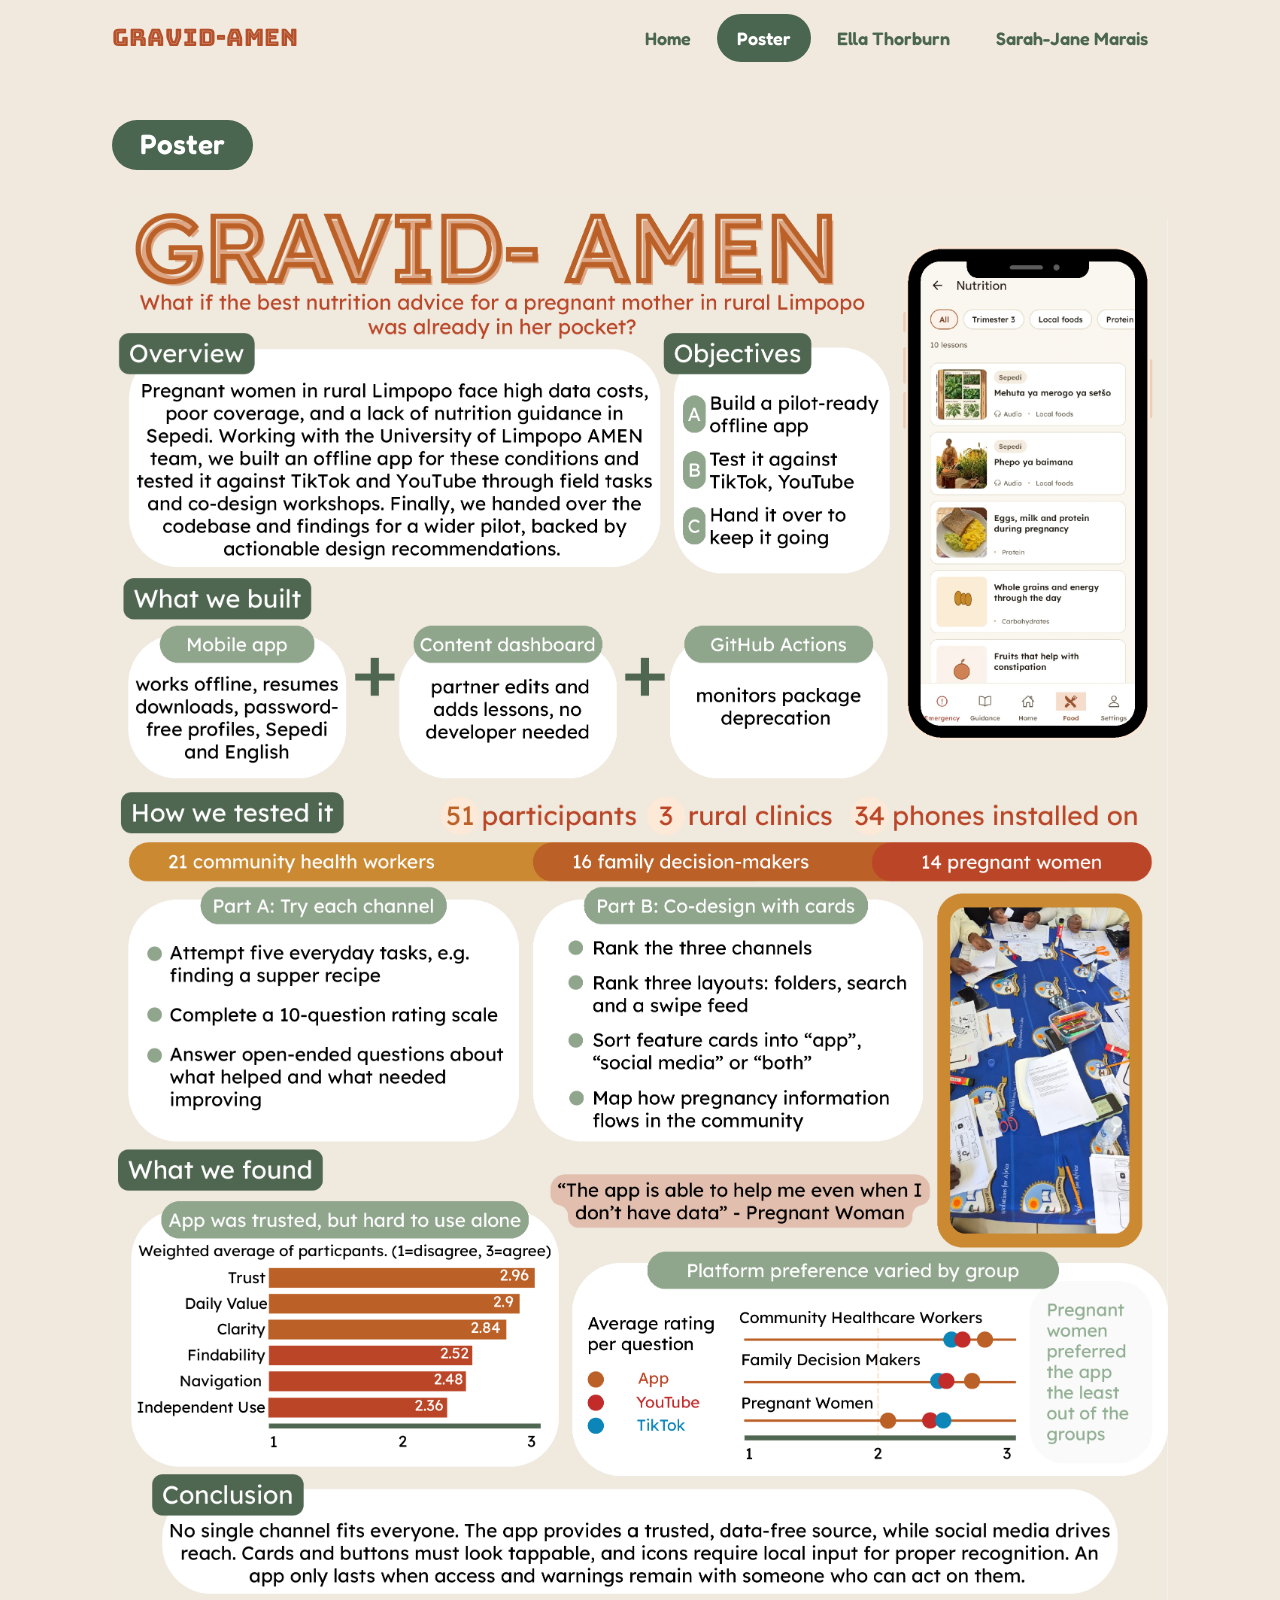
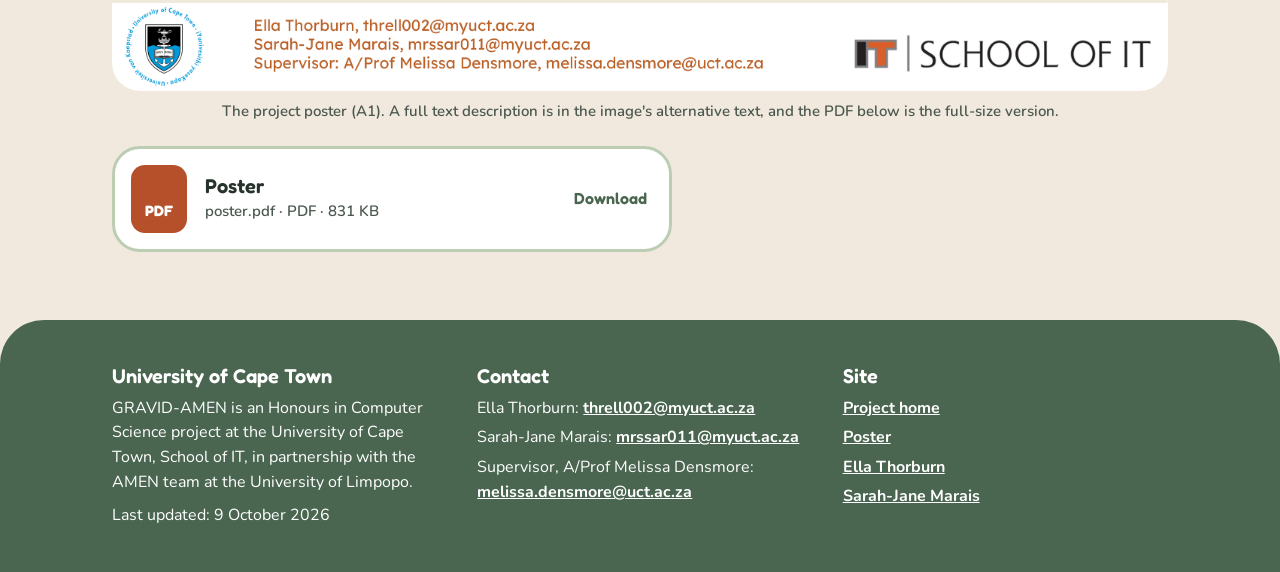
<file: poster.html>
<!DOCTYPE html>
<html lang="en">
<head>
<meta charset="utf-8">
<meta name="viewport" content="width=device-width, initial-scale=1">
<title>Poster | GRAVID-AMEN</title>
<meta name="description" content="The GRAVID-AMEN project poster, with a text summary and a PDF download.">
<link rel="stylesheet" href="css/style.css">
</head>
<body>
<a class="skip" href="#main">Skip to content</a>

<header class="nav-wrap">
<nav class="nav" aria-label="Main">
<a class="brand" href="index.html">GRAVID-AMEN</a>
<ul class="nav-links">
<li><a href="index.html">Home</a></li>
<li><a class="cur" href="poster.html" aria-current="page">Poster</a></li>
<li><a href="ella/index.html">Ella Thorburn</a></li>
<li><a href="sarah/index.html">Sarah-Jane Marais</a></li>
</ul>
<details class="nav-menu">
<summary><span class="burger" aria-hidden="true"></span>Menu</summary>
<ul>
<li><a href="index.html">Home</a></li>
<li><a class="cur" href="poster.html" aria-current="page">Poster</a></li>
<li><a href="ella/index.html">Ella Thorburn</a></li>
<li><a href="sarah/index.html">Sarah-Jane Marais</a></li>
</ul>
</details>
</nav>
</header>

<main id="main">
<section class="sec" aria-labelledby="poster-h">
<div class="wrap">
<div class="sec-head"><h1 class="pill" id="poster-h">Poster</h1></div>
<figure class="fig">
<img class="poster-img" src="images/poster.png" width="2807" height="3974" alt="GRAVID-AMEN project poster. It asks what if the best nutrition advice for a pregnant mother in rural Limpopo was already in her pocket. Overview: pregnant women in rural Limpopo face high data costs, poor coverage and a lack of nutrition guidance in Sepedi, so the team built an offline app with the University of Limpopo AMEN team, tested it against TikTok and YouTube, and handed over the codebase and findings for a wider pilot. Objectives: build a pilot-ready offline app, test it against TikTok and YouTube, and hand it over to keep it going. What we built: a mobile app that works offline, resumes downloads and has password-free profiles in Sepedi and English; a content dashboard where the partner edits and adds lessons with no developer needed; and GitHub Actions that monitor package deprecation. How we tested it: 51 participants at 3 rural clinics, with the app installed on 34 phones: 21 community health workers, 16 family decision-makers and 14 pregnant women. In Part A participants tried each channel through five everyday tasks, a 10-question rating scale and open-ended questions. In Part B they co-designed with cards: ranking the three channels and three layouts, sorting feature cards, and mapping how pregnancy information flows in the community. What we found: the app was trusted but hard to use alone. Weighted average ratings from 1 (disagree) to 3 (agree) were trust 2.96, daily value 2.9, clarity 2.84, findability 2.52, navigation 2.48 and independent use 2.36. Platform preference varied by group, and pregnant women preferred the app the least of the groups. A pregnant woman said: The app is able to help me even when I don't have data. Conclusion: no single channel fits everyone. The app provides a trusted, data-free source, while social media drives reach. Cards and buttons must look tappable, and icons require local input for proper recognition. An app only lasts when access and warnings remain with someone who can act on them.">
<figcaption class="cap">The project poster (A1). A full text description is in the image's alternative text, and the PDF below is the full-size version.</figcaption>
</figure>
<div class="mt narrow">
<a class="dl" href="docs/poster.pdf"><span class="dl-ico" aria-hidden="true">PDF</span><span class="dl-txt"><span class="dl-name">Poster</span><span class="dl-meta">poster.pdf · PDF · 831 KB</span></span><span class="dl-go">Download</span></a>
</div>
</div>
</section>
</main>

<footer class="foot">
<div class="in">
<div>
<h2>University of Cape Town</h2>
<p>GRAVID-AMEN is an Honours in Computer Science project at the University of Cape Town, School of IT, in partnership with the AMEN team at the University of Limpopo.</p>
<p>Last updated: <time datetime="2026-10-09">9 October 2026</time></p>
</div>
<div>
<h2>Contact</h2>
<ul>
<li>Ella Thorburn: <a href="mailto:threll002@myuct.ac.za">threll002@myuct.ac.za</a></li>
<li>Sarah-Jane Marais: <a href="mailto:mrssar011@myuct.ac.za">mrssar011@myuct.ac.za</a></li>
<li>Supervisor, A/Prof Melissa Densmore: <a href="mailto:melissa.densmore@uct.ac.za">melissa.densmore@uct.ac.za</a></li>
</ul>
</div>
<div>
<h2>Site</h2>
<ul>
<li><a href="index.html">Project home</a></li>
<li><a href="poster.html">Poster</a></li>
<li><a href="ella/index.html">Ella Thorburn</a></li>
<li><a href="sarah/index.html">Sarah-Jane Marais</a></li>
</ul>
</div>
</div>
</footer>
</body>
</html>
</file>
<file: css/style.css>
/* GRAVID-AMEN shared stylesheet.
   The palette and fonts are set once, in :root. */

/* Fonts: self-hosted, SIL Open Font License (see fonts/OFL-*.txt) */
@font-face {
  font-family: "Fredoka";
  src: url("../fonts/fredoka-latin-wght.woff2") format("woff2");
  font-weight: 300 700;
  font-style: normal;
  font-display: swap;
}
@font-face {
  font-family: "Nunito";
  src: url("../fonts/nunito-latin-wght.woff2") format("woff2");
  font-weight: 200 1000;
  font-style: normal;
  font-display: swap;
}
@font-face {
  font-family: "Bungee Inline";
  src: url("../fonts/bungee-inline-latin-400.woff2") format("woff2");
  font-weight: 400;
  font-style: normal;
  font-display: swap;
}

:root {
  --cream: #F1E9DD;
  --card: #FFFFFF;
  --ink: #26332A;
  --muted: #4B584F;
  --sage: #4A6650;
  --sage-mid: #A9BFA3;
  --sage-soft: #DCE6D2;
  --sage-line: #BCCDB3;
  --terra: #B5502A;
  --brick: #8F2A1C;
  --gold: #CF8F2E;
  --blush: #F0CFC3;
  --blush-line: #E6B8A8;
  --track: #EFE6D8;
  --frame: #1B1B1B;
  --font-head: "Fredoka", system-ui, sans-serif;
  --font-body: "Nunito", system-ui, sans-serif;
  --font-logo: "Bungee Inline", "Fredoka", system-ui, sans-serif;
}

*, *::before, *::after { box-sizing: border-box; }

html { scroll-behavior: smooth; }
body {
  margin: 0;
  background: var(--cream);
  color: var(--ink);
  font-family: var(--font-body);
  font-size: 18px;
  line-height: 1.6;
}
h1, h2, h3, h4 { font-family: var(--font-head); font-weight: 600; line-height: 1.2; margin: 0; }
p { margin: 0 0 14px; }
p:last-child { margin-bottom: 0; }
ul, ol { margin: 0; padding: 0; list-style: none; }
img { max-width: 100%; }
a:focus-visible, summary:focus-visible { outline: 4px solid var(--brick); outline-offset: 3px; }

.skip { position: absolute; left: -9999px; top: 8px; background: var(--card); color: var(--brick); font-weight: 800; padding: 10px 18px; border-radius: 999px; z-index: 10; }
.skip:focus { left: 8px; }
.vh { position: absolute; left: -9999px; }

.wrap { max-width: 1120px; margin: 0 auto; padding: 0 32px; }
.sec { padding: 44px 0; }
.sec-head { margin-bottom: 26px; }
.stack { display: grid; gap: 24px; }
.stack-s { display: grid; gap: 12px; }
.row { display: flex; flex-wrap: wrap; gap: 14px; align-items: center; }
.row.links { gap: 12px 24px; }
.mt { margin-top: 24px; }
.muted { color: var(--muted); }
.lnk { color: var(--brick); font-weight: 700; }
.small { font-size: 16px; }
.measure { max-width: 820px; }
.narrow { max-width: 560px; }
.fig.fig-narrow { max-width: 560px; margin-left: auto; margin-right: auto; }

/* Pills */
.pill { display: inline-block; margin: 0; background: var(--sage); color: #fff; font-family: var(--font-head); font-weight: 600; font-size: 28px; padding: 8px 28px; border-radius: 999px; }
.pill-sub { display: inline-block; margin: 0; background: var(--sage-mid); color: var(--ink); font-family: var(--font-head); font-weight: 600; font-size: 20px; line-height: 1.3; padding: 6px 22px; border-radius: 999px; }
.pill-sub.brick { background: var(--brick); color: #fff; }

/* Cards and bands */
.card { background: var(--card); border-radius: 32px; padding: 28px 30px; }
.card.soft { background: var(--sage-soft); }
.card.warm { background: var(--blush); }
.card.ph-card { background: transparent; border: 3px dashed var(--sage-line); }
.card.centre { align-self: center; }
.card > .pill-sub { margin-bottom: 14px; }
.card h3 { font-size: 24px; color: var(--sage); margin-bottom: 8px; }
.card h3.pill-sub { font-size: 20px; color: var(--ink); margin-bottom: 14px; }
.card h3.pill-sub.brick { color: #fff; margin-bottom: 18px; }
.card h4 { font-size: 22px; color: var(--brick); margin-bottom: 8px; }
.card .btn { margin-top: 6px; }
.note-top { border-top: 3px solid var(--blush-line); padding-top: 14px; }
.band { background: var(--terra); color: #fff; border-radius: 32px; padding: 30px 34px; }
.band h3 { color: #fff; font-size: 26px; margin-bottom: 10px; }

.g2, .g3, .g4 { display: grid; gap: 24px; }
.g2 { grid-template-columns: repeat(auto-fit, minmax(min(340px, 100%), 1fr)); }
.g3 { grid-template-columns: repeat(auto-fit, minmax(min(280px, 100%), 1fr)); }
.g4 { grid-template-columns: repeat(auto-fit, minmax(min(200px, 100%), 1fr)); }
.split { display: grid; gap: 40px; align-items: start; grid-template-columns: repeat(auto-fit, minmax(min(420px, 100%), 1fr)); }
.split.stretch { align-items: stretch; }
.g2 > .wide { grid-column: 1 / -1; order: 1; }

/* Lettered and numbered markers */
.letter { width: 52px; height: 52px; border-radius: 16px; background: var(--sage); color: #fff; font-family: var(--font-head); font-weight: 700; font-size: 28px; display: grid; place-items: center; margin-bottom: 14px; }
.letter.round { border-radius: 50%; background: var(--terra); }

/* Statistics */
.num { display: block; font-family: var(--font-head); font-weight: 700; font-size: 64px; line-height: 1; color: var(--terra); }
.stat { background: var(--card); border-radius: 32px; padding: 24px 26px; }
.stat .lbl { display: block; margin-top: 8px; font-weight: 700; line-height: 1.3; }
.stat.soft { background: var(--sage-soft); }
.stat.tag { font-family: var(--font-head); font-weight: 600; font-size: 22px; line-height: 1.3; }

/* Segmented bars: every segment carries its number as text */
.bar { display: flex; border-radius: 999px; overflow: hidden; min-height: 56px; font-family: var(--font-head); font-weight: 600; font-size: 20px; }
.bar > div { display: flex; align-items: center; justify-content: center; text-align: center; padding: 8px 6px; min-width: 0; line-height: 1.2; }
.card .bar { margin-top: 2px; }
.f21 { flex: 21 1 0; }
.f16 { flex: 16 1 0; }
.f14 { flex: 14 1 0; }
.f24 { flex: 24 1 0; }
.f7 { flex: 7 1 0; }
.f3 { flex: 3 1 0; }
.c-gold { background: var(--gold); color: var(--ink); }
.c-terra { background: var(--terra); color: #fff; }
.c-brick { background: var(--brick); color: #fff; }
.c-sage { background: var(--sage); color: #fff; }
.legend { display: flex; flex-wrap: wrap; gap: 8px 28px; margin-top: 12px; font-weight: 700; font-size: 16px; }
.legend li { display: inline-flex; align-items: center; gap: 8px; }
.sw { width: 16px; height: 16px; border-radius: 5px; display: inline-block; flex: none; }

/* Horizontal bar chart: the value is printed inside each bar */
.hbar { display: grid; grid-template-columns: minmax(96px, 150px) 1fr; gap: 10px 14px; align-items: center; font-weight: 700; font-size: 16px; }
.hbar .trk { background: var(--track); border-radius: 6px; height: 28px; }
.hbar .fill { height: 100%; border-radius: 6px; background: var(--terra); color: #fff; display: flex; align-items: center; justify-content: flex-end; padding: 0 10px; font-family: var(--font-head); }
.hbar .fill.brick { background: var(--brick); }
.w98 { width: 98%; }
.w68 { width: 68%; }

/* Buttons */
.btn { display: inline-flex; align-items: center; justify-content: center; min-height: 52px; padding: 6px 30px; border-radius: 999px; font-family: var(--font-head); font-weight: 600; font-size: 19px; line-height: 1.2; text-decoration: none; text-align: center; }
.btn.primary { background: var(--terra); color: #fff; border: 3px solid var(--terra); box-shadow: 0 4px 0 var(--brick); }
.btn.secondary { background: var(--card); color: var(--sage); border: 3px solid var(--sage); box-shadow: 0 4px 0 var(--sage); }
.btn:hover { filter: brightness(0.93); }

/* Download card: file name, format, size */
.dl { display: flex; align-items: center; gap: 18px; background: var(--card); border: 3px solid var(--sage-line); border-radius: 28px; padding: 16px 22px 16px 16px; text-decoration: none; color: var(--ink); }
a.dl:hover { border-color: var(--sage); }
.dl-ico { flex: none; width: 56px; height: 68px; border-radius: 14px; background: var(--terra); color: #fff; font-family: var(--font-head); font-weight: 700; font-size: 15px; display: grid; place-items: end center; padding-bottom: 10px; }
.dl-ico.zip { background: var(--sage); }
.dl-ico.ext { background: var(--gold); color: var(--ink); }
.dl-txt { min-width: 0; }
.dl-name { display: block; font-family: var(--font-head); font-weight: 600; font-size: 20px; line-height: 1.25; }
.dl-meta { display: block; font-size: 15px; color: var(--muted); font-weight: 600; overflow-wrap: anywhere; }
.dl-go { margin-left: auto; flex: none; font-family: var(--font-head); font-weight: 600; color: var(--sage); font-size: 16px; }

/* Figures, frames and placeholders */
.fig { margin: 0; }
.fig.mt { margin-top: 24px; }
.cap { font-size: 15px; line-height: 1.4; color: var(--muted); margin-top: 10px; text-align: center; font-weight: 600; }
.cap.on-dark { color: #fff; }
.cap.left { text-align: left; font-size: 17px; }
.ph { display: grid; place-items: center; text-align: center; padding: 20px; background: var(--sage-soft); color: var(--ink); font-weight: 700; font-size: 15px; line-height: 1.35; }
.ph.chart { border-radius: 24px; min-height: 220px; }
.photo { border: 10px solid var(--gold); border-radius: 36px; overflow: hidden; background: var(--gold); }
.photo .ph { min-height: 340px; }
.photo img { display: block; width: 100%; height: auto; }
.poster-img { display: block; width: 100%; height: auto; border-radius: 28px; background: var(--card); }

/* One phone frame and one window frame for every screenshot.
   Placeholder: <div class="phone" role="img" aria-label="...">text</div>
   Real image:  <a class="phone shot" href="FILE"><img src="FILE" alt="..." width=".." height=".."></a>
   The link opens the full-size screenshot. */
.phone { width: 150px; aspect-ratio: 9 / 19; border: 8px solid var(--frame); border-radius: 34px; background: var(--sage-soft); overflow: hidden; display: grid; place-items: center; text-align: center; padding: 14px; font-size: 14px; font-weight: 700; line-height: 1.3; color: var(--ink); }
.phone.lg { width: 250px; }
.phone.sm { width: 140px; font-size: 13px; padding: 10px; border-width: 6px; border-radius: 26px; }
.win { border: 8px solid var(--frame); border-radius: 20px; background: var(--sage-soft); aspect-ratio: 16 / 10; overflow: hidden; display: grid; place-items: center; text-align: center; padding: 16px; font-size: 14px; font-weight: 700; line-height: 1.3; }
.win.tall { aspect-ratio: 4 / 5; max-width: 300px; margin: 0 auto; }
.phone.shot, .win.shot { display: block; padding: 0; aspect-ratio: auto; }
.phone.shot img, .win.shot img { display: block; width: 100%; height: auto; }
.shots { display: flex; flex-wrap: wrap; gap: 16px; justify-content: center; align-items: flex-start; }
.shots.two { max-width: 320px; margin: 0 auto; }
.figs { display: flex; flex-wrap: wrap; gap: 28px 32px; justify-content: center; align-items: flex-start; }

/* Hero */
.hero { display: grid; gap: 36px; align-items: center; grid-template-columns: repeat(auto-fit, minmax(min(420px, 100%), 1fr)); }
.logo-big { font-family: var(--font-logo); font-weight: 400; font-size: clamp(48px, 7.4vw, 96px); line-height: 1.02; color: var(--terra); margin: 0; letter-spacing: 0.01em; }
.logo-big span { display: block; }
.question { font-family: var(--font-head); font-weight: 500; font-size: 30px; line-height: 1.3; color: var(--terra); margin: 18px 0 24px; }
.hero-art { background: var(--terra); border-radius: 44px; padding: 34px 20px; display: grid; place-items: center; }
.hero-art .phone { margin: 0 auto; }

/* Individual page header */
.page-title { font-size: clamp(30px, 4.2vw, 46px); color: var(--sage); margin: 14px 0 18px; }
.byline { font-family: var(--font-head); font-size: 24px; font-weight: 600; margin-bottom: 4px; }

/* Quote */
.quote { background: var(--blush); border-radius: 32px; padding: 30px 36px; margin: 24px 0 0; }
.quote p { font-family: var(--font-head); font-weight: 500; font-size: 30px; line-height: 1.3; color: var(--ink); margin: 0; }
.quote footer { margin-top: 8px; font-weight: 800; color: var(--brick); }

/* Timeline: horizontal on desktop, vertical on narrow screens */
.tl { display: grid; grid-template-columns: repeat(3, minmax(0, 1fr)); gap: 24px; }
.tl-item { position: relative; }
.tl-item::before { content: ""; position: absolute; top: 22px; left: 22px; right: -24px; height: 4px; background: var(--sage-line); }
.tl-item:last-child::before { display: none; }
.tl-dot { position: relative; z-index: 1; width: 44px; height: 44px; border-radius: 50%; background: var(--terra); color: #fff; font-family: var(--font-head); font-weight: 700; font-size: 22px; display: grid; place-items: center; margin-bottom: 16px; }
.tl-item .card { height: calc(100% - 60px); }
.tl-item.outline .card { background: transparent; border: 3px dashed var(--sage); }

/* Handover session markers */
.sessions { display: flex; flex-wrap: wrap; gap: 10px; }
.sess { width: 38px; height: 38px; border-radius: 50%; border: 4px solid var(--sage); }
.sess.on { background: var(--sage); }

/* Content-flow diagram */
.flow { display: flex; flex-wrap: wrap; align-items: center; justify-content: center; gap: 10px; }
.fbox { background: var(--card); border: 3px solid var(--sage); border-radius: 22px; padding: 12px 14px; font-family: var(--font-head); font-weight: 600; text-align: center; line-height: 1.25; }
.fbox.soft { background: var(--sage-soft); }
.fbox.accent { border-color: var(--terra); }
.fdev { border: 3px dashed var(--sage); border-radius: 28px; padding: 16px 18px 18px; display: grid; gap: 10px; background: var(--card); text-align: center; }
.fdev .tag { font-weight: 800; font-size: 15px; color: var(--muted); }
.arrow { display: block; font-family: var(--font-head); font-weight: 700; font-size: 30px; color: var(--terra); text-align: center; line-height: 1; }
@media (min-width: 1100px) {
  .flow { flex-wrap: nowrap; }
}

/* Status chips: colour always carries a text label and a symbol */
.chip { display: inline-flex; align-items: center; gap: 8px; border-radius: 999px; padding: 4px 14px; font-weight: 800; font-size: 15px; white-space: nowrap; border: 2px solid transparent; }
.chip.met { background: #D2E6CC; color: #1B4528; }
.chip.partly { background: #F6E0A8; color: #553A00; }
.chip.notmet { background: #F2C9BE; color: #75190D; }
.chip.nv { background: #ECECE8; color: #343B36; border: 2px dashed #6B736D; }
.chips { display: flex; flex-wrap: wrap; gap: 6px; }

/* Requirements table */
.rt { width: 100%; border-collapse: separate; border-spacing: 0 10px; }
.rt th { text-align: left; font-family: var(--font-head); font-weight: 600; font-size: 16px; color: var(--muted); padding: 0 20px; }
.rt td { background: var(--card); padding: 16px 20px; vertical-align: top; }
.rt td:first-child { border-radius: 22px 0 0 22px; font-weight: 800; }
.rt td:last-child { border-radius: 0 22px 22px 0; }

/* Bullet lists */
.dots li { position: relative; padding-left: 30px; margin-bottom: 12px; }
.dots li:last-child { margin-bottom: 0; }
.dots li::before { content: ""; position: absolute; left: 0; top: 0.5em; width: 14px; height: 14px; border-radius: 50%; background: var(--sage-mid); }
.dots.white li::before { background: #fff; }

/* Placeholder note */
.todo { font-weight: 800; color: var(--brick); }

/* Navigation */
.nav-wrap { position: relative; z-index: 5; background: var(--cream); }
.nav { max-width: 1120px; margin: 0 auto; padding: 14px 32px; display: flex; align-items: center; justify-content: space-between; gap: 16px; }
.brand { font-family: var(--font-logo); font-size: 24px; color: var(--terra); text-decoration: none; line-height: 1.1; }
.nav-links { display: flex; gap: 6px; }
.nav-links a, .nav-menu a { display: flex; align-items: center; min-height: 48px; padding: 0 20px; border-radius: 999px; font-family: var(--font-head); font-weight: 600; font-size: 18px; color: var(--sage); text-decoration: none; }
.nav-links a:hover, .nav-menu a:hover { background: var(--sage-soft); }
.nav-links a.cur, .nav-menu a.cur { background: var(--sage); color: #fff; }
.nav-menu { display: none; margin-left: auto; }
.nav-menu summary { list-style: none; cursor: pointer; min-height: 48px; display: inline-flex; align-items: center; gap: 12px; padding: 0 22px; border-radius: 999px; background: var(--sage); color: #fff; font-family: var(--font-head); font-weight: 600; font-size: 18px; }
.nav-menu summary::-webkit-details-marker { display: none; }
.burger { width: 20px; height: 3px; border-radius: 2px; background: #fff; box-shadow: 0 7px 0 #fff, 0 -7px 0 #fff; }
.nav-menu ul { position: absolute; left: 20px; right: 20px; top: calc(100% - 4px); padding: 10px; background: var(--card); border-radius: 28px; display: grid; gap: 6px; box-shadow: 0 8px 24px rgba(38, 51, 42, 0.18); }
.nav-menu a { padding: 0 18px; }

/* Footer */
.foot { background: var(--sage); color: #fff; border-radius: 44px 44px 0 0; padding: 44px 0 36px; margin-top: 24px; }
.foot .in { max-width: 1120px; margin: 0 auto; padding: 0 32px; display: grid; gap: 28px 40px; grid-template-columns: repeat(auto-fit, minmax(min(280px, 100%), 1fr)); }
.foot h2 { font-size: 20px; margin: 0 0 8px; }
.foot p { margin: 0 0 8px; font-size: 16px; line-height: 1.55; }
.foot a { color: #fff; font-weight: 700; overflow-wrap: anywhere; }
.foot a:focus-visible { outline-color: #fff; }
.foot ul { display: grid; gap: 4px; font-size: 16px; }

/* Narrow layouts */
@media (max-width: 760px) {
  .nav-links { display: none; }
  .nav-menu { display: block; }
  .tl { grid-template-columns: 1fr; gap: 20px; }
  .tl-item { padding-left: 62px; }
  .tl-item::before { top: 22px; bottom: -22px; left: 21px; right: auto; width: 4px; height: auto; }
  .tl-dot { position: absolute; left: 0; top: 0; margin: 0; }
  .tl-item .card { height: auto; }
  .flow { flex-direction: column; align-items: stretch; }
  .arrow { transform: rotate(90deg); }
  .rt thead { position: absolute; left: -9999px; }
  .rt, .rt tbody, .rt tr, .rt td { display: block; }
  .rt tr { background: var(--card); border-radius: 24px; margin-bottom: 14px; padding: 8px 0; }
  .rt td { background: none; padding: 6px 20px; border-radius: 0 !important; }
  .rt td::before { content: attr(data-label); display: block; font-size: 14px; font-weight: 800; color: var(--muted); }
}
@media (max-width: 640px) {
  .wrap, .nav, .foot .in { padding-left: 20px; padding-right: 20px; }
  .sec { padding: 32px 0; }
  .pill { font-size: 23px; padding: 7px 22px; }
  .card, .band, .quote { padding: 22px; border-radius: 28px; }
  .logo-big { font-size: 13.5vw; }
  .question { font-size: 24px; }
  .num { font-size: 52px; }
  .quote p { font-size: 24px; }
  .hero-art { border-radius: 32px; }
  .brand { font-size: 20px; }
  .foot { border-radius: 32px 32px 0 0; }
  .bar { font-size: 16px; }
  .dl { padding-right: 16px; }
  .dl-go { display: none; }
}
@media (prefers-reduced-motion: reduce) {
  html { scroll-behavior: auto; }
}
</file>
